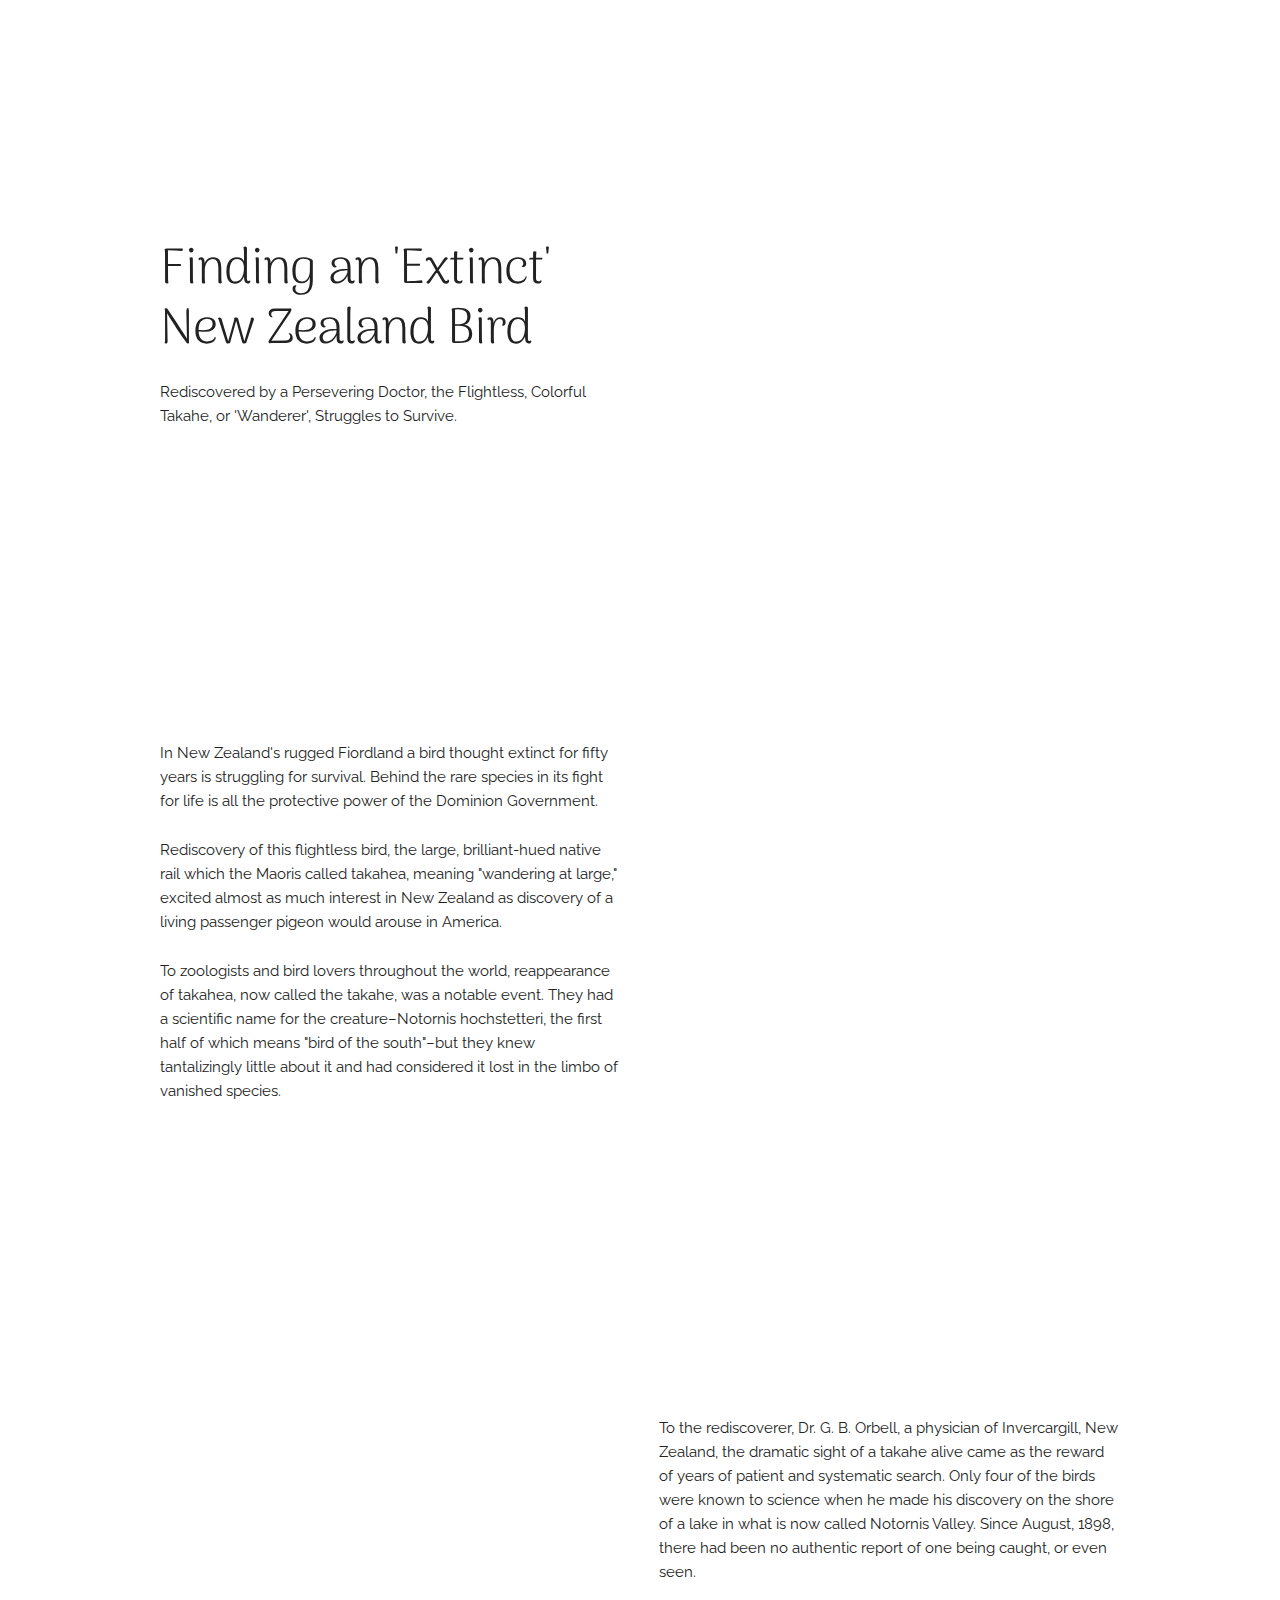
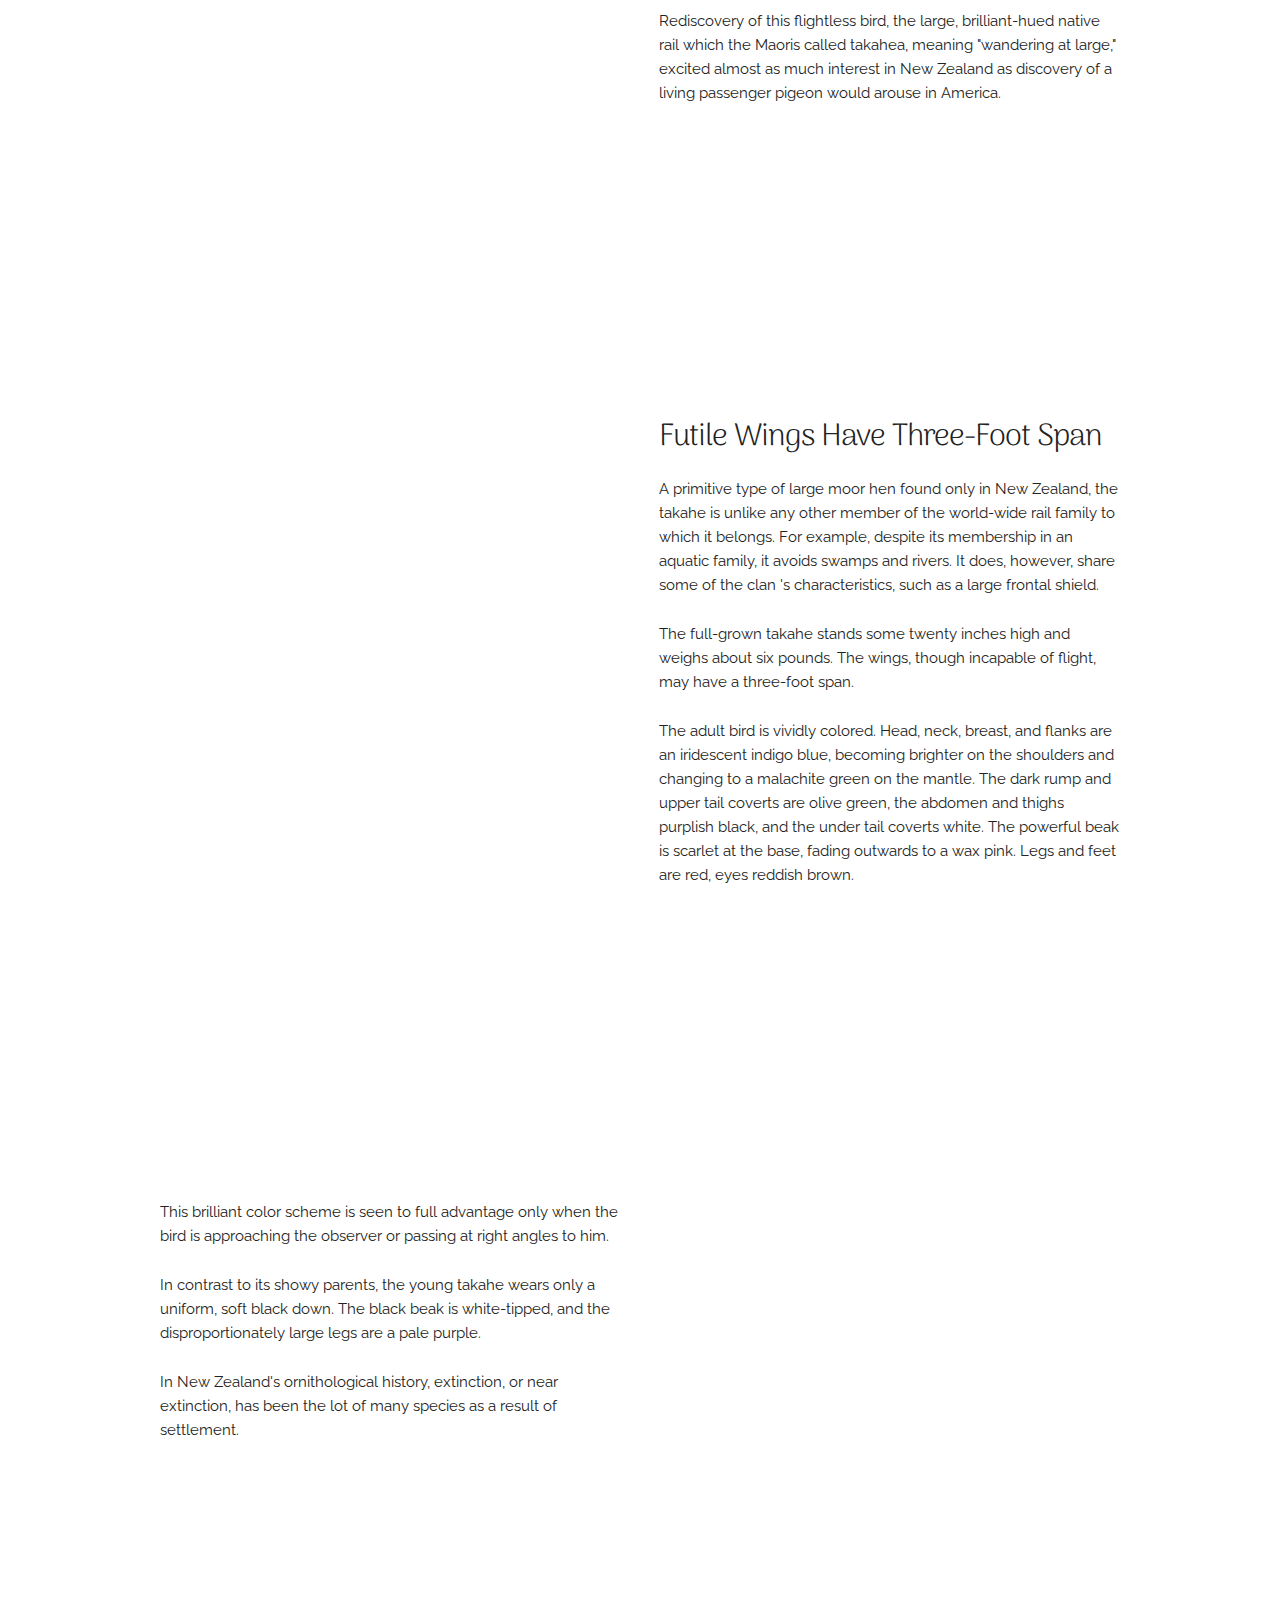
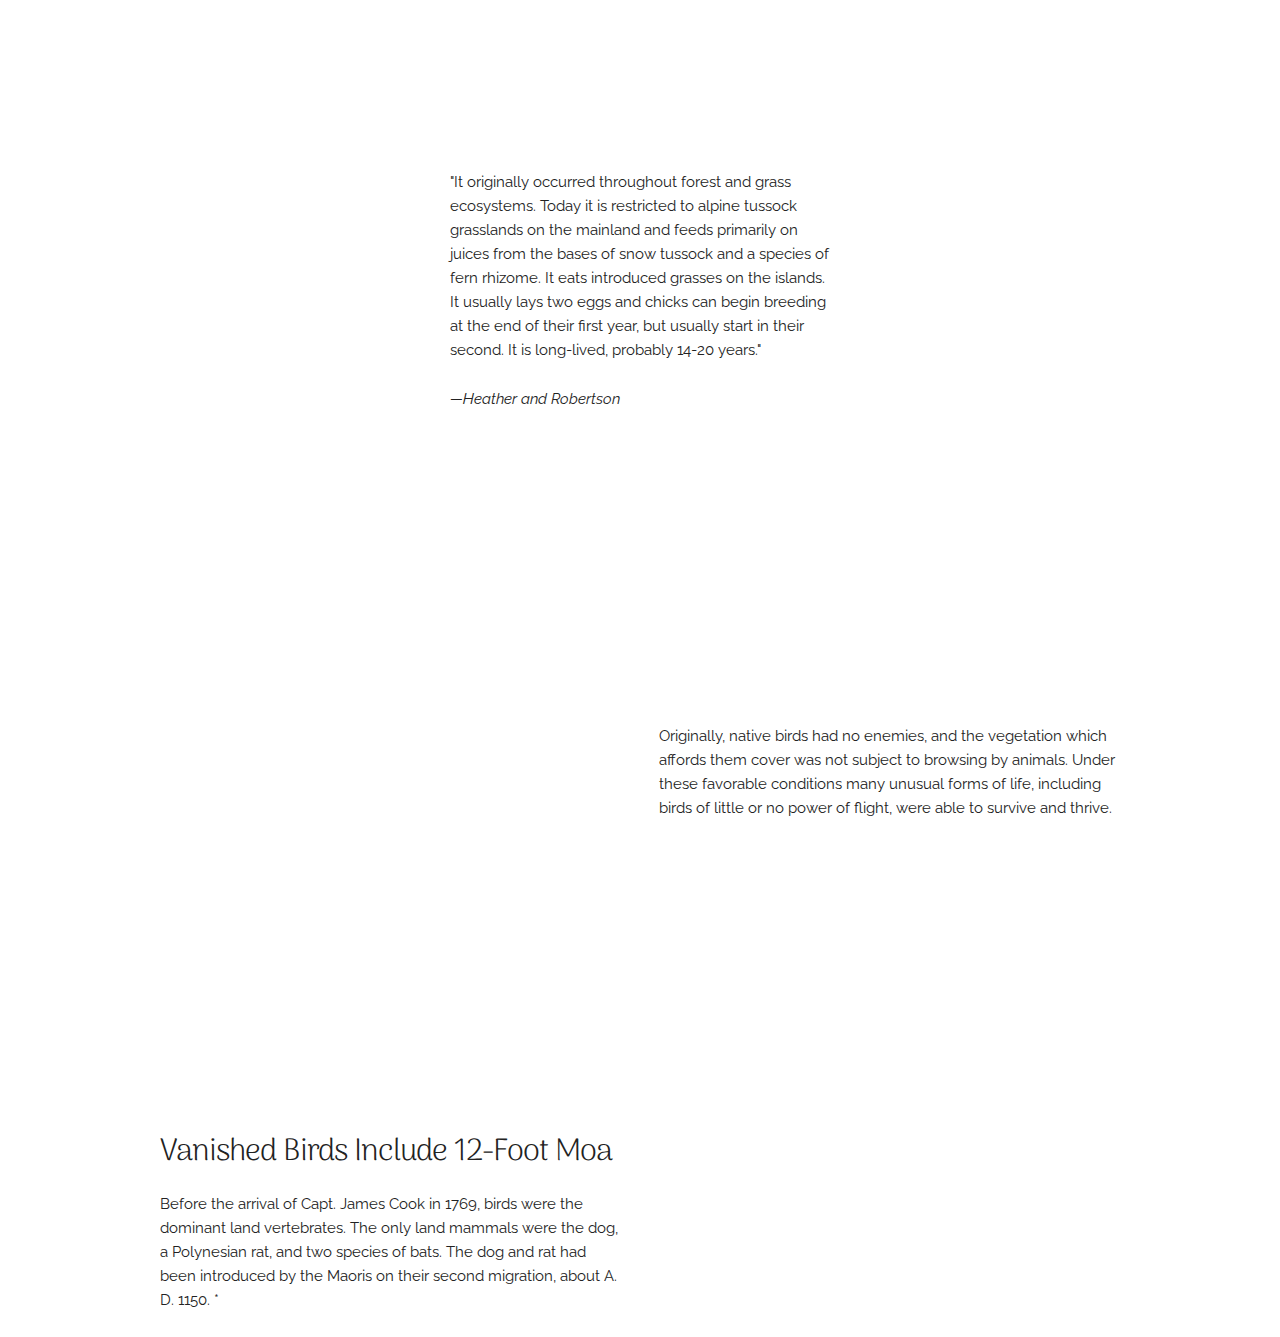
<file: Bird/index.html>
<!DOCTYPE html>
<html lang="en">
<head>
    
    <link href="https://fonts.googleapis.com/css?family=Arima+Madurai" rel="stylesheet">
    
  <!-- Basic Page Needs
  –––––––––––––––––––––––––––––––––––––––––––––––––– -->
  <meta charset="utf-8">
  <title>Finding an 'Extinct' New Zealand Bird</title>
  <meta name="description" content="">
  <meta name="author" content="">

  <!-- Mobile Specific Metas
  –––––––––––––––––––––––––––––––––––––––––––––––––– -->
  <meta name="viewport" content="width=device-width, initial-scale=1">

  <!-- FONT
  –––––––––––––––––––––––––––––––––––––––––––––––––– -->
  <link href="//fonts.googleapis.com/css?family=Raleway:400,300,600" rel="stylesheet" type="text/css">

  <!-- CSS
  –––––––––––––––––––––––––––––––––––––––––––––––––– -->
  <link rel="stylesheet" href="css/normalize.css">
  <link rel="stylesheet" href="css/skeleton.css">

  <!-- Favicon
  –––––––––––––––––––––––––––––––––––––––––––––––––– -->
  <link rel="icon" type="image/png" href="images/favicon.png">

</head>
<body>

  <!-- Primary Page Layout
  –––––––––––––––––––––––––––––––––––––––––––––––––– -->
  <div class="container">
      <div id="page1">
    <div class="row">
      <div class="one-half column" style="margin-top: 25%">
        <h1>Finding an 'Extinct' New Zealand Bird</h1>
        <p>Rediscovered by a Persevering Doctor, the Flightless, Colorful Takahe, or 'Wanderer', Struggles to Survive.</p>
      </div>
          </div>
    </div>
  </div>
    
     <div class="container">
         <div id="page2">
             <div class="one-half column value">
        <p>In New Zealand's rugged Fiordland a bird thought extinct for fifty years is struggling for survival. Behind the rare species in its fight for life is all the protective power of the Dominion Government.</p>
        <p>Rediscovery of this flightless bird, the large, brilliant-hued native rail which the Maoris called takahea, meaning "wandering at large," excited almost as much interest in New Zealand as discovery of a living passenger pigeon would arouse in America.</p>

         <p>To zoologists and bird lovers throughout the world, reappearance of takahea, now called the takahe, was a notable event. They had a scientific name for the creature–Notornis hochstetteri, the first half of which means "bird of the south"–but they knew tantalizingly little about it and had considered it lost in the limbo of vanished species.</p>
             </div>
         </div>
    </div>
             
             
             
             
             
             
             
                 <div class="container">
         <div id="page3">
             <div class="one-half column value">
        <p>                                                 </p>
        </div>
                 <div class="one-half column value">
          <p>To the rediscoverer, Dr. G. B. Orbell, a physician of Invercargill, New Zealand, the dramatic sight of a takahe alive came as the reward of years of patient and systematic search. Only four of the birds were known to science when he made his discovery on the shore of a lake in what is now called Notornis Valley. Since August, 1898, there had been no authentic report of one being caught, or even seen.</p>
<p>Rediscovery of this flightless bird, the large, brilliant-hued native rail which the Maoris called takahea, meaning "wandering at large," excited almost as much interest in New Zealand as discovery of a living passenger pigeon would arouse in America.</p>
    
      </div>
       
      </div>
             </div>

    

    
    
    <div class="container">
         <div id="page5">
    <div class="row">
          <div class="one-half column value">
        <p>                                                 </p>
        </div>
         <div class="one-half column value">
        <h2>Futile Wings Have Three-Foot Span</h2>
         <p>A primitive type of large moor hen found only in New Zealand, the takahe is unlike any other member of the world-wide rail family to which it belongs. For example, despite its membership in an aquatic family, it avoids swamps and rivers. It does, however, share some of the clan 's characteristics, such as a large frontal shield.</p>
    <p>The full-grown takahe stands some twenty inches high and weighs about six pounds. The wings, though incapable of flight, may have a three-foot span.</p>
    <p>The adult bird is vividly colored. Head, neck, breast, and flanks are an iridescent indigo blue, becoming brighter on the shoulders and changing to a malachite green on the mantle. The dark rump and upper tail coverts are olive green, the abdomen and thighs purplish black, and the under tail coverts white. The powerful beak is scarlet at the base, fading outwards to a wax pink. Legs and feet are red, eyes reddish brown.</p>
    
      </div>
             </div>
    </div>
  </div>

    
    
    
    <div class="container">
         <div id="page8">
    <div class="row">
    <div class="one-half column value">
        <p>This brilliant color scheme is seen to full advantage only when the bird is approaching the observer or passing at right angles to him.</p>
    <p>In contrast to its showy parents, the young takahe wears only a uniform, soft black down. The black beak is white-tipped, and the disproportionately large legs are a pale purple.</p>
        <p>In New Zealand's ornithological history, extinction, or near extinction, has been the lot of many species as a result of settlement.</p>
        

      </div>
             </div>
    </div>
    </div>
    
    <div class="container">
         <div id="page9">
    <div class="row">
        <div class="three columns value">
        <p>                                                 </p>
        </div>
         <div class="one-half column value">
          <blockquote><p>"It originally occurred throughout forest and grass ecosystems. Today it is restricted to alpine tussock grasslands on the mainland and feeds primarily on juices from the bases of snow tussock and a species of fern rhizome. It eats introduced grasses on the islands. It usually lays two eggs and chicks can begin breeding at the end of their first year, but usually start in their second. It is long-lived, probably 14-20 years."</p>

        <cite><p>—Heather and Robertson</p></cite></blockquote>
      </div>
             </div>
    </div>
  </div>
    
    <div class="container">
         <div id="page10">
    <div class="row">
        <div class="one-half column value">
        <p>                                                 </p>
        </div>
             <div class="one-half column value">
    <p>Originally, native birds had no enemies, and the vegetation which affords them cover was not subject to browsing by animals. Under these favorable conditions many unusual forms of life, including birds of little or no power of flight, were able to survive and thrive.</p>
    
      </div>
             </div>
    </div>
  </div>

    <div class="container">
         <div id="page11">
    <div class="row">
    <div class="one-half column value">
        <h2>Vanished Birds Include 12-Foot Moa</h2>
        <p>Before the arrival of Capt. James Cook in 1769, birds were the dominant land vertebrates. The only land mammals were the dog, a Polynesian rat, and two species of bats. The dog and rat had been introduced by the Maoris on their second migration, about A. D. 1150. *</p>
        

      </div>
             </div>
    </div>
    </div>
    
    
<!-- End Document
  –––––––––––––––––––––––––––––––––––––––––––––––––– -->
</body>
</html>
</file>
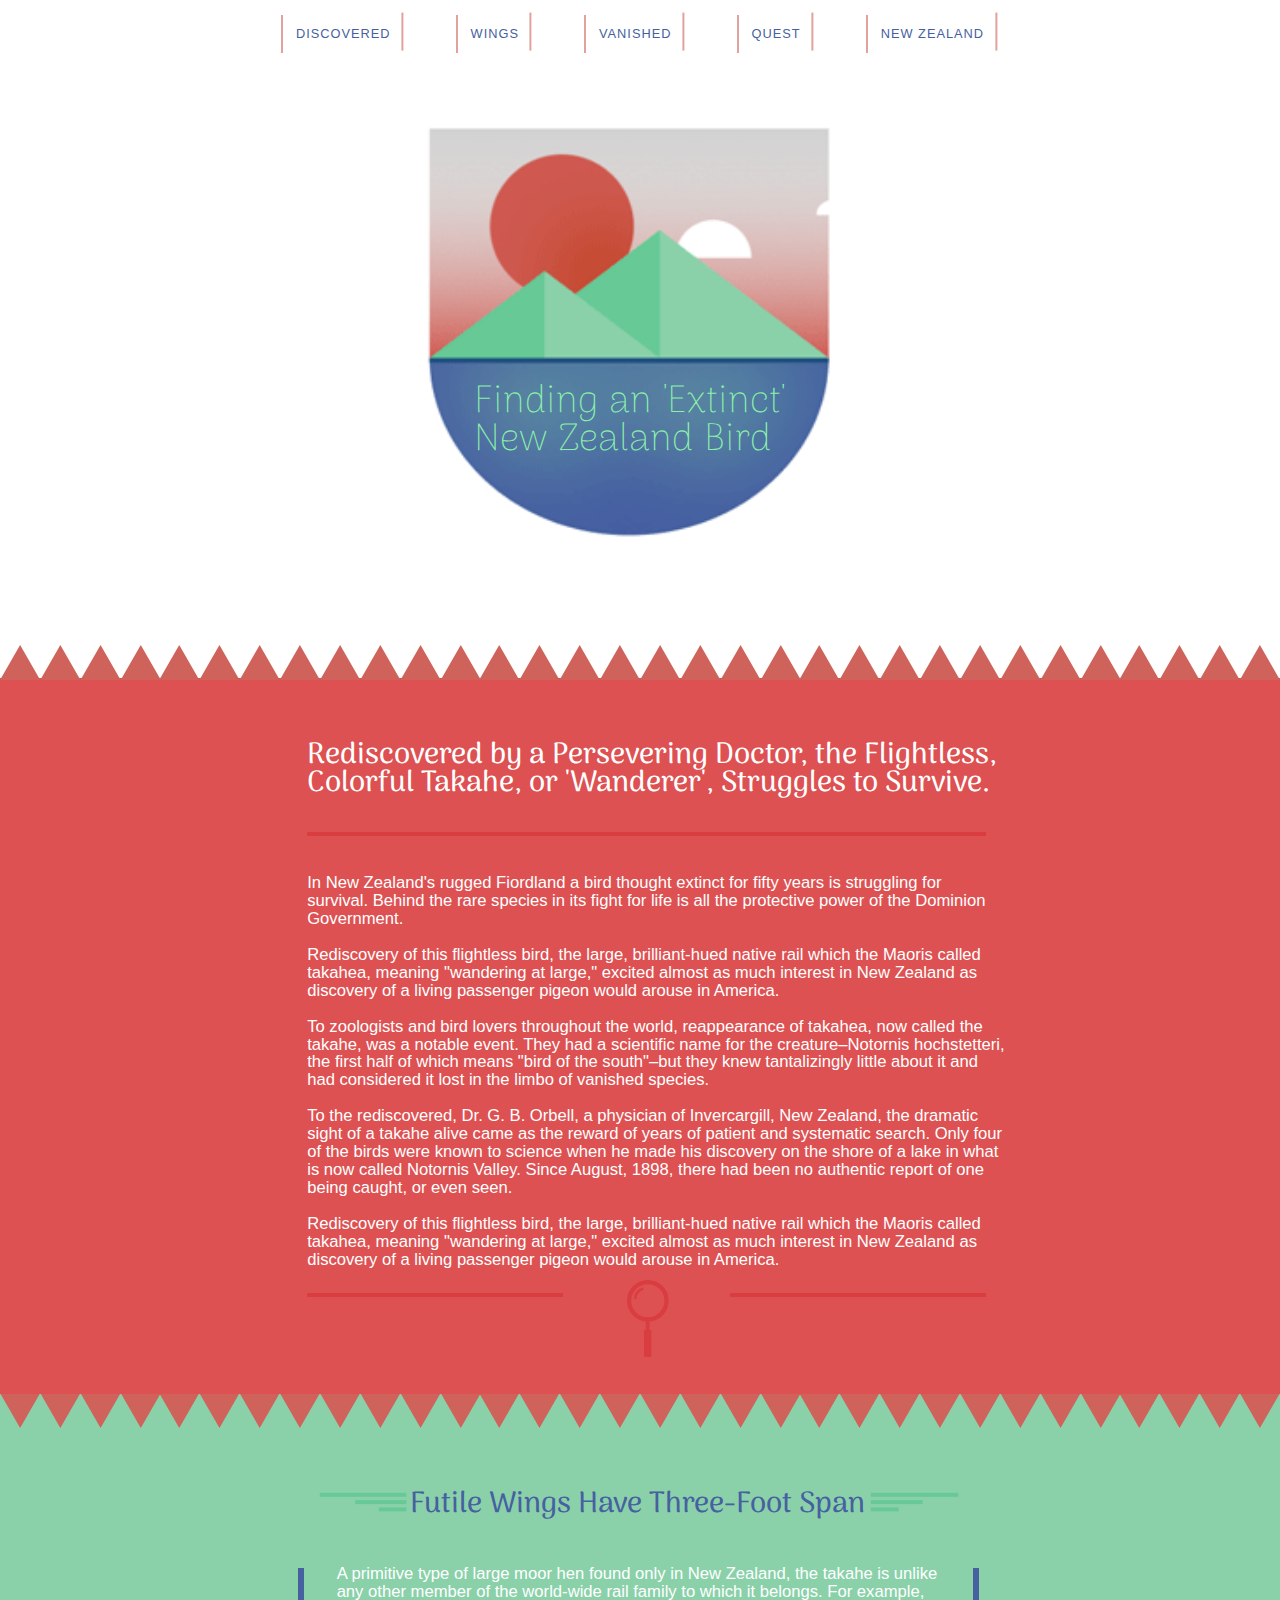
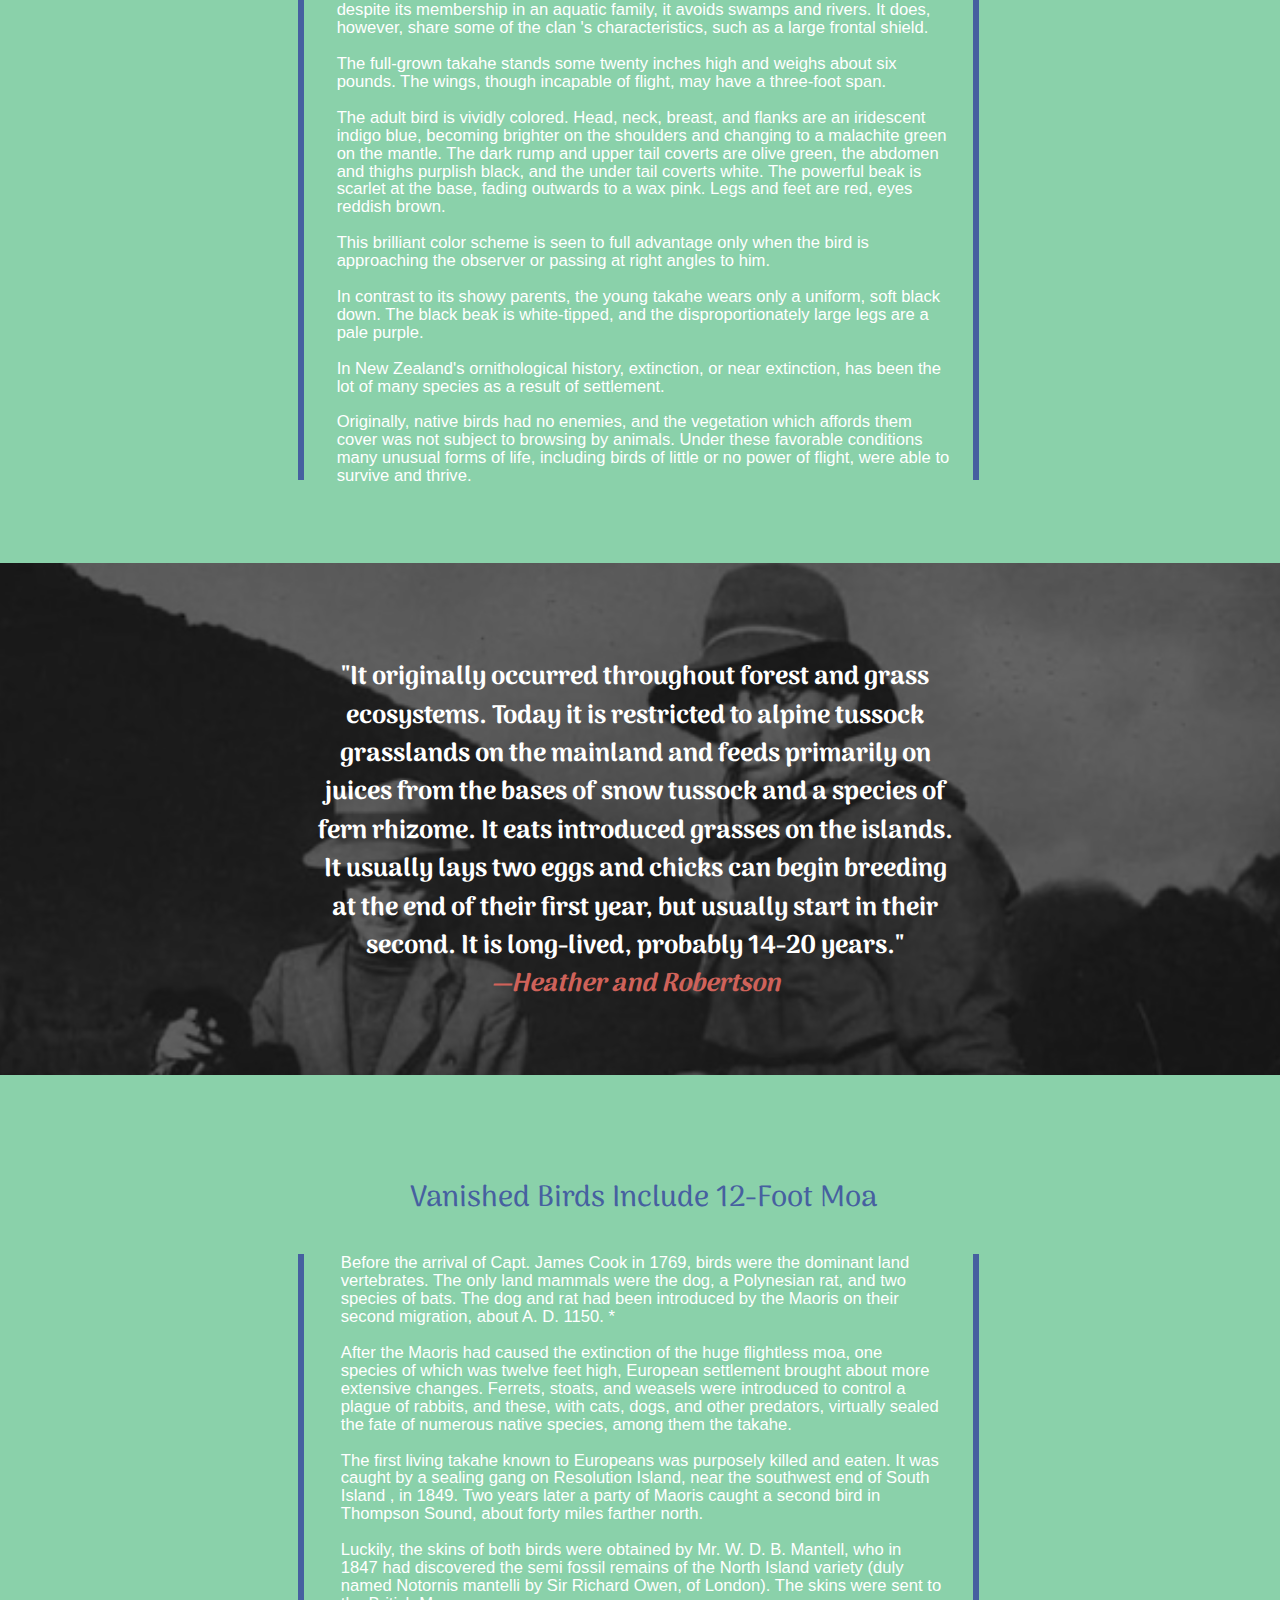
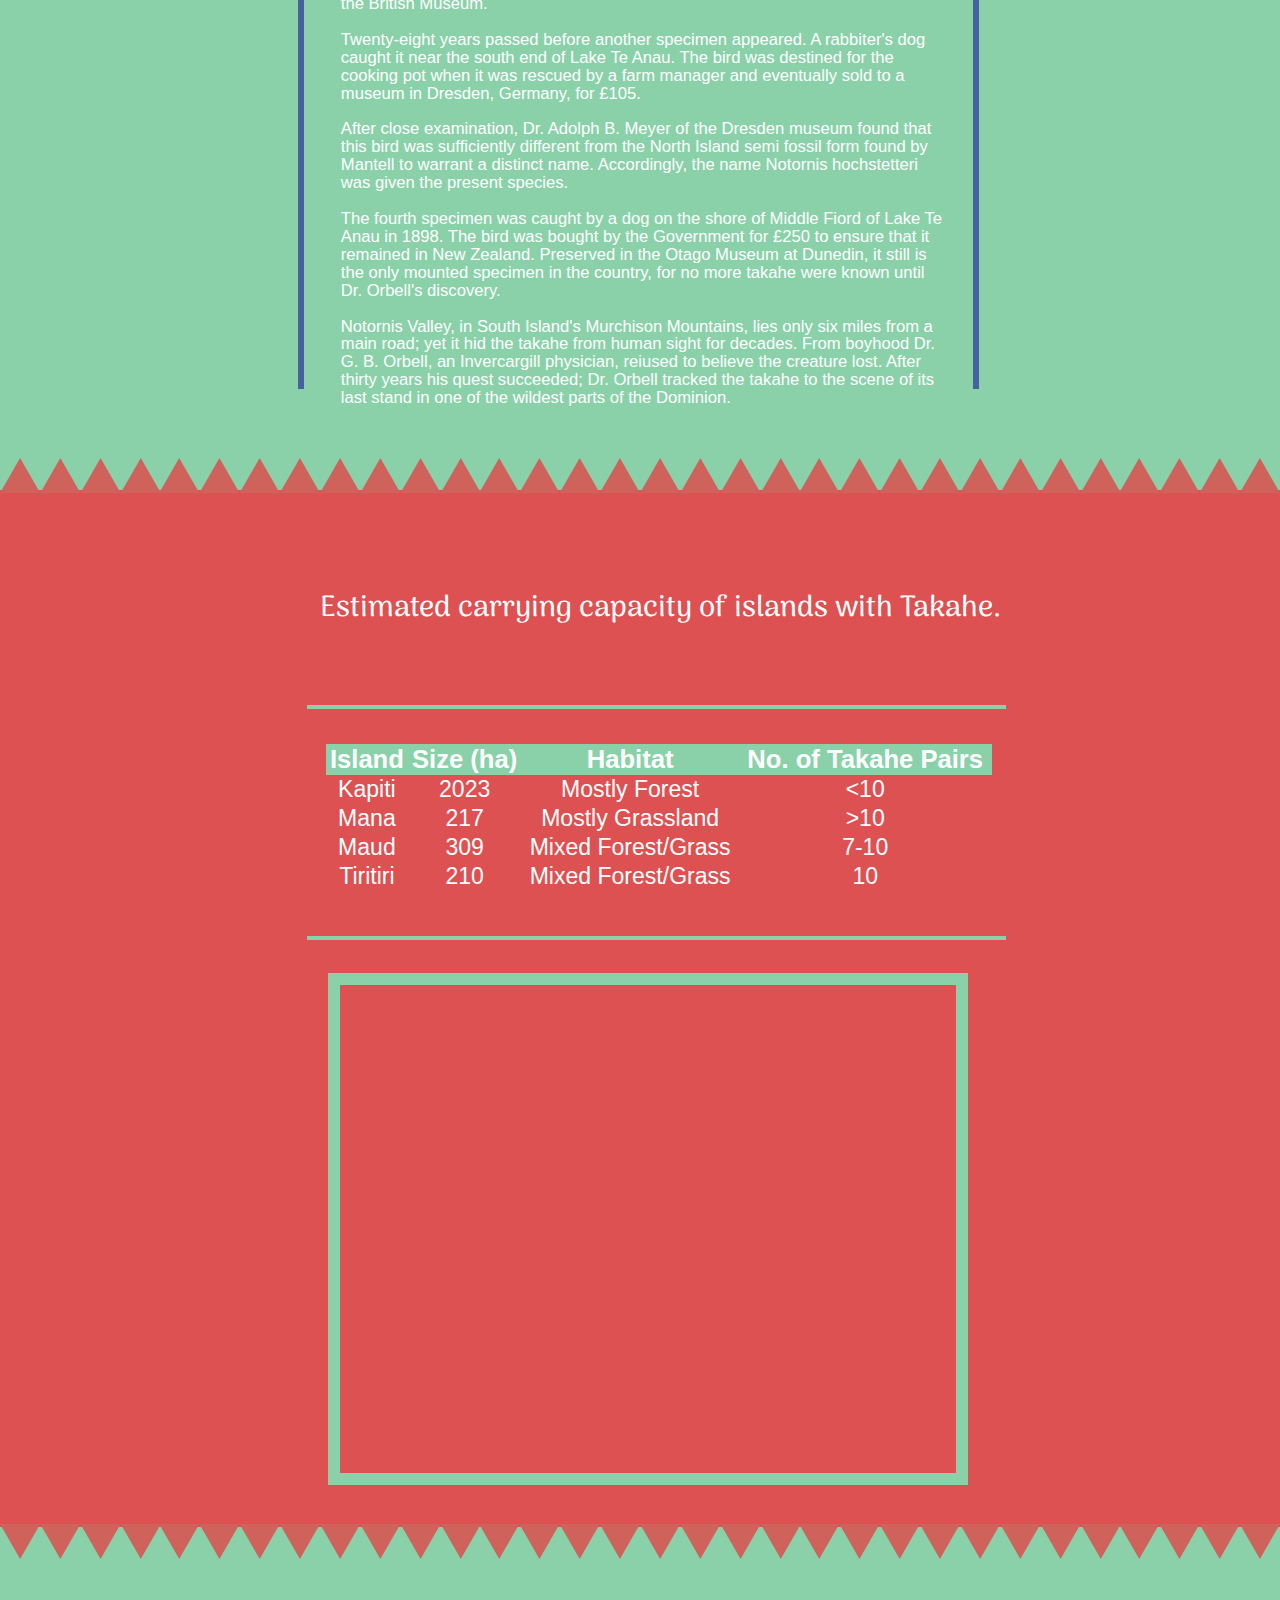
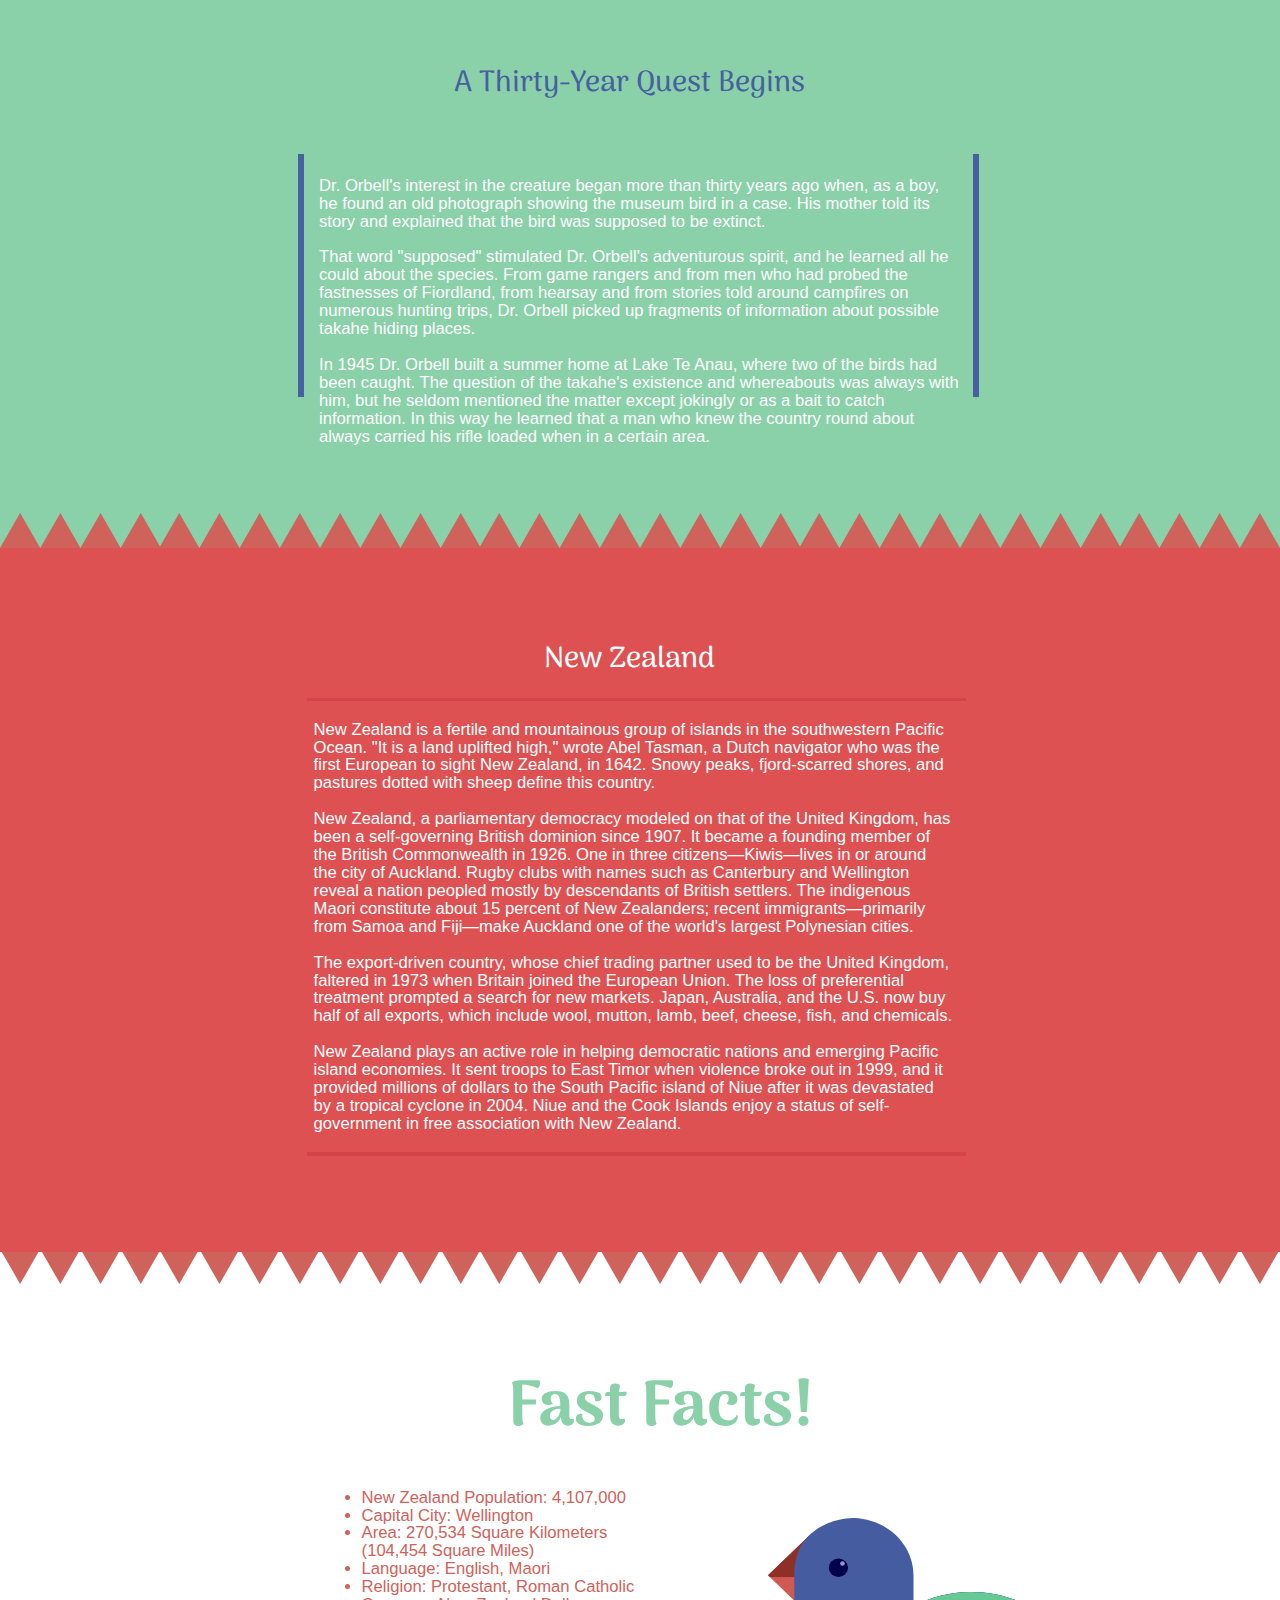
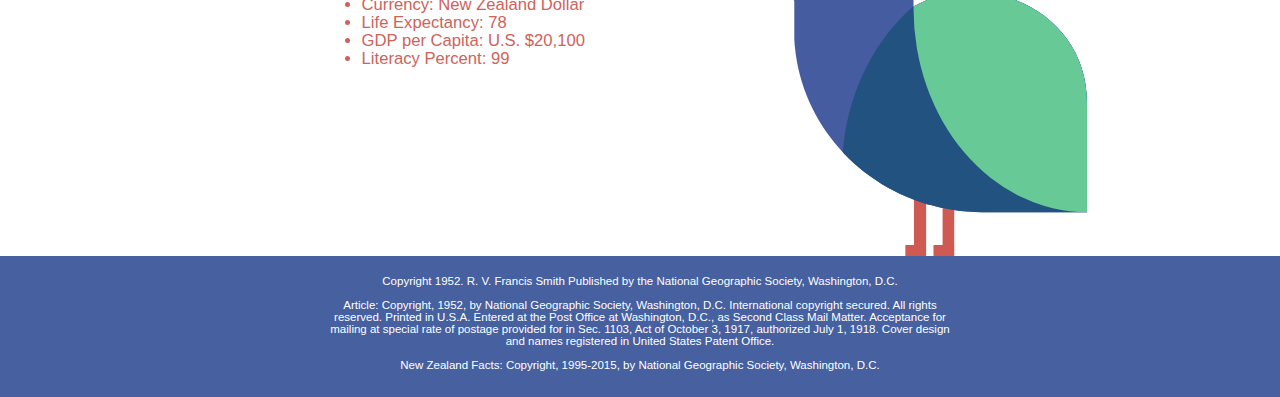
<file: BirdResponsive/Index.html>
<!DOCTYPE html>
<html>
<head>
<meta charset="UTF-8">
<link rel="stylesheet" type="text/css" href="Style.css">
 
    <link href="https://fonts.googleapis.com/css?family=Arima+Madurai" rel="stylesheet">
    <link href="https://fonts.googleapis.com/css?family=Josefin+Sans:100i,300i,400,400i" rel="stylesheet">
     
<title>Takahē</title>
</head>
<body>

   
		
<div id="Home">
   
				<nav class="cl-effect-14" id="cl-effect-14">
					<a href="#Discovered">Discovered</a>
					<a href="#Wings">Wings</a>
					<a href="#Vanished">Vanished</a>
					<a href="#Quest">Quest</a>
					<a href="#NewZealand">New Zealand</a>
				</nav>
    <img src="Images/NZ2.gif" id="Island"> 
    
    <h1>Finding an 'Extinct'<br>New Zealand Bird</h1>
    
    </div>
    <div id="Discovered"></div>
    <div id="Discovered1">
    <img src="Images/RedPoints.png" id="RedPoints">
    
    <h2 id="DiscoveredTitle">Rediscovered by a Persevering Doctor, the Flightless,<br> Colorful Takahe, or 'Wanderer', Struggles to Survive.</h2> 
        
        
    <hr id="DiscoveredHr">     
        
    <p id="DiscoveredParagraph">In New Zealand's rugged Fiordland a bird thought extinct for fifty years is struggling for survival. Behind the rare species in its fight for life is all the protective power of the Dominion Government.<br><br>
    Rediscovery of this flightless bird, the large, brilliant-hued native rail which the Maoris called takahea, meaning "wandering at large," excited almost as much interest in New Zealand as discovery of a living passenger pigeon would arouse in America.<br><br>
    To zoologists and bird lovers throughout the world, reappearance of takahea, now called the takahe, was a notable event. They had a scientific name for the creature–Notornis hochstetteri, the first half of which means "bird of the south"–but they knew tantalizingly little about it and had considered it lost in the limbo of vanished species.<br><br>
    To the rediscovered, Dr. G. B. Orbell, a physician of Invercargill, New Zealand, the dramatic sight of a takahe alive came as the reward of years of patient and systematic search. Only four of the birds were known to science when he made his discovery on the shore of a lake in what is now called Notornis Valley. Since August, 1898, there had been no authentic report of one being caught, or even seen.<br><br>
    Rediscovery of this flightless bird, the large, brilliant-hued native rail which the Maoris called takahea, meaning "wandering at large," excited almost as much interest in New Zealand as discovery of a living passenger pigeon would arouse in America.</p>
        
        <img src="Images/MagGlass.svg" id="MagGlass"> 
        
           <hr id="DiscoveredHr2"> <hr id="DiscoveredHr3">  
        
    </div>
    
<img src="Images/RedPoints.png" id="RedPoints2">
    
<div id="Wings">
    
    <h2 id="WingsTitle">Futile Wings Have Three-Foot Span</h2>
    
    <img src="Images/Stripes1.svg" id="Stripes1">
    <img src="Images/Stripes2.svg" id="Stripes2">
    

    
    <p id="WingsParagraph">
        
 A primitive type of large moor hen found only in New Zealand, the takahe is unlike any other member of the world-wide rail family to which it belongs. For example, despite its membership in an aquatic family, it avoids swamps and rivers. It does, however, share some of the clan 's characteristics, such as a large frontal shield.<br> <br>

The full-grown takahe stands some twenty inches high and weighs about six pounds. The wings, though incapable of flight, may have a three-foot span.<br> <br>

The adult bird is vividly colored. Head, neck, breast, and flanks are an iridescent indigo blue, becoming brighter on the shoulders and changing to a malachite green on the mantle. The dark rump and upper tail coverts are olive green, the abdomen and thighs purplish black, and the under tail coverts white. The powerful beak is scarlet at the base, fading outwards to a wax pink. Legs and feet are red, eyes reddish brown. <br> <br>

This brilliant color scheme is seen to full advantage only when the bird is approaching the observer or passing at right angles to him. <br> <br>

In contrast to its showy parents, the young takahe wears only a uniform, soft black down. The black beak is white-tipped, and the disproportionately large legs are a pale purple.<br> <br>

In New Zealand's ornithological history, extinction, or near extinction, has been the lot of many species as a result of settlement.<br> <br>
        
Originally, native birds had no enemies, and the vegetation which affords them cover was not subject to browsing by animals. Under these favorable conditions many unusual forms of life, including birds of little or no power of flight, were able to survive and thrive.
        
    </p>
    

    
    
    <div id="WingsHr1"></div> <div id="WingsHr2"></div> 
    
    
    </div>    
    
    <img src="Images/bent-billiard-pipe.jpg" id="QuoteBackground">
    
    <div id="Quote1">
    
        <blockquote id="Blockquote1">"It originally occurred throughout forest and grass ecosystems. Today it is restricted to alpine tussock grasslands on the mainland and feeds primarily on juices from the bases of snow tussock and a species of fern rhizome. It eats introduced grasses on the islands. It usually lays two eggs and chicks can begin breeding at the end of their first year, but usually start in their second. It is long-lived, probably 14-20 years."<br>
        <cite>—Heather and Robertson</cite>
        </blockquote>
        
    </div>
    
    
    <div id="Vanished"></div>
    <div id="MoaBg"></div>
    
    <div id="Moa">
        <hr id="Moa1">
    <hr id="Moa2">
        
            <h2 id="MoaTitle">Vanished Birds Include 12-Foot Moa</h2>
        
        <p id="MoaParagraph">
        Before the arrival of Capt. James Cook in 1769, birds were the dominant land vertebrates. The only land mammals were the dog, a Polynesian rat, and two species of bats. The dog and rat had been introduced by the Maoris on their second migration, about A. D. 1150. *<br><br>

After the Maoris had caused the extinction of the huge flightless moa, one species of which was twelve feet high, European settlement brought about more extensive changes. Ferrets, stoats, and weasels were introduced to control a plague of rabbits, and these, with cats, dogs, and other predators, virtually sealed the fate of numerous native species, among them the takahe.<br><br>

The first living takahe known to Europeans was purposely killed and eaten. It was caught by a sealing gang on Resolution Island, near the southwest end of South Island , in 1849. Two years later a party of Maoris caught a second bird in Thompson Sound, about forty miles farther north.<br><br>

Luckily, the skins of both birds were obtained by Mr. W. D. B. Mantell, who in 1847 had discovered the semi fossil remains of the North Island variety (duly named Notornis mantelli by Sir Richard Owen, of London). The skins were sent to the British Museum.<br><br>

Twenty-eight years passed before another specimen appeared. A rabbiter's dog caught it near the south end of Lake Te Anau. The bird was destined for the cooking pot when it was rescued by a farm manager and eventually sold to a museum in Dresden, Germany, for £105.<br><br>

After close examination, Dr. Adolph B. Meyer of the Dresden museum found that this bird was sufficiently different from the North Island semi fossil form found by Mantell to warrant a distinct name. Accordingly, the name Notornis hochstetteri was given the present species.<br><br>

The fourth specimen was caught by a dog on the shore of Middle Fiord of Lake Te Anau in 1898. The bird was bought by the Government for £250 to ensure that it remained in New Zealand. Preserved in the Otago Museum at Dunedin, it still is the only mounted specimen in the country, for no more takahe were known until Dr. Orbell's discovery.<br><br>

Notornis Valley, in South Island's Murchison Mountains, lies only six miles from a main road; yet it hid the takahe from human sight for decades. From boyhood Dr. G. B. Orbell, an Invercargill physician, reiused to believe the creature lost. After thirty years his quest succeeded; Dr. Orbell tracked the takahe to the scene of its last stand in one of the wildest parts of the Dominion.<br>
        </p>
    

    </div>

    
    <div id="Table">
         
         <h2 id="TableTitle">
Estimated carrying capacity of islands with Takahe.
</h2>
        
        <hr id="Tablehr">
        <hr id="Tablehr2">
        
         <table>
  <tr>
    <th>Island</th>
    <th>Size (ha)</th> 
    <th>Habitat</th>
      <th>No. of Takahe Pairs</th>
  </tr>
  <tr>
    <td>Kapiti</td>
    <td>2023</td> 
    <td>Mostly Forest</td>
      <td> &#60;10 </td>
  </tr>
  <tr>
    <td>Mana</td>
    <td>217</td> 
    <td>Mostly Grassland</td>
    <td>&#62;10</td>
  </tr>
              <tr>
    <td>Maud</td>
    <td>309</td> 
    <td>Mixed Forest/Grass</td>
    <td>7&#45;10</td>
  </tr>
              <tr>
    <td>Tiritiri</td>
    <td>210</td> 
    <td>Mixed Forest/Grass</td>
    <td>10</td>
  </tr>
</table>
    
    </div> 
    
    
    
 
    <div id="ExpeditionBg"></div>

    <img src="Images/RedPoints.png" id="RedPoints3">
    <div id="Expedition">
                     <div id="Quest"></div>
        <h2 id="ExpeditionTitle">
A Thirty-Year Quest Begins
</h2>
             <hr id="Quest1">
    <hr id="Quest2">
        <p id="ExpeditionPara">  
Dr. Orbell's interest in the creature began more than thirty years ago when, as a boy, he found an old photograph showing the museum bird in a case. His mother told its story and explained that the bird was supposed to be extinct.<br><br>

That word "supposed" stimulated Dr. Orbell's adventurous spirit, and he learned all he could about the species. From game rangers and from men who had probed the fastnesses of Fiordland, from hearsay and from stories told around campfires on numerous hunting trips, Dr. Orbell picked up fragments of information about possible takahe hiding places.<br><br>

In 1945 Dr. Orbell built a summer home at Lake Te Anau, where two of the birds had been caught. The question of the takahe's existence and whereabouts was always with him, but he seldom mentioned the matter except jokingly or as a bait to catch information. In this way he learned that a man who knew the country round about always carried his rifle loaded when in a certain area.</p>
    
    
    </div>
<img src="Images/RedPoints.png" id="RedPoints4">   
    <img src="Images/RedPoints.png" id="RedPoints5">  
    
    <img src="Images/RedPoints.png" id="RedPoints6">  

    

   <iframe src="https://www.google.com/maps/d/embed?mid=1nEKfzbIDZGTutiwZwuk7wf5lbas" width="640" height="480" id="Map"></iframe>
        
<div id="NewZealand"></div>
    <hr id="Nzhr1">
    <hr id="Nzhr2">
    <div id="ExpeditionBackground2"></div>
    
    <div id="WintersBackground"></div>
    
    <h2 id="NewZealandTitle">New Zealand</h2>
    
    <p id="NewZealandPara">
        
    New Zealand is a fertile and mountainous group of islands in the southwestern Pacific Ocean. "It is a land uplifted high," wrote Abel Tasman, a Dutch navigator who was the first European to sight New Zealand, in 1642. Snowy peaks, fjord-scarred shores, and pastures dotted with sheep define this country.<br><br>

New Zealand, a parliamentary democracy modeled on that of the United Kingdom, has been a self-governing British dominion since 1907. It became a founding member of the British Commonwealth in 1926.

One in three citizens—Kiwis—lives in or around the city of Auckland. Rugby clubs with names such as Canterbury and Wellington reveal a nation peopled mostly by descendants of British settlers. The indigenous Maori constitute about 15 percent of New Zealanders; recent immigrants—primarily from Samoa and Fiji—make Auckland one of the world's largest Polynesian cities.<br><br>

The export-driven country, whose chief trading partner used to be the United Kingdom, faltered in 1973 when Britain joined the European Union. The loss of preferential treatment prompted a search for new markets. Japan, Australia, and the U.S. now buy half of all exports, which include wool, mutton, lamb, beef, cheese, fish, and chemicals.<br> <br>

New Zealand plays an active role in helping democratic nations and emerging Pacific island economies. It sent troops to East Timor when violence broke out in 1999, and it provided millions of dollars to the South Pacific island of Niue after it was devastated by a tropical cyclone in 2004. Niue and the Cook Islands enjoy a status of self-government in free association with New Zealand.
    

</p>
    
    
    
    
    <div id="Facts">
    
    <h2 id="FactsTitle">Fast Facts!</h2>
        
    <ul id="FactsList">
  <li>New Zealand Population: 4,107,000</li>
  <li>Capital City: Wellington</li>
  <li>Area: 270,534 Square Kilometers<br> (104,454 Square Miles)</li>
    <li>Language: English, Maori</li>
  <li>Religion: Protestant, Roman Catholic</li>
  <li>Currency: New Zealand Dollar</li>
            <li>Life Expectancy: 78</li>
  <li>GDP per Capita: U.S. $20,100</li>
  <li>Literacy Percent: 99</li>
</ul>
    
    
    
    </div>
    <img src="Images/Bird.svg" id="Bird">
    
    <div id="Footer">
      <small id="FooterText">
Copyright 1952. R. V. Francis Smith



Published by the National Geographic Society, Washington, D.C.<br> <br>

Article: Copyright, 1952, by National Geographic Society, Washington, D.C. International copyright secured. All rights reserved. Printed in U.S.A. Entered at the Post Office at Washington, D.C., as Second Class Mail Matter. Acceptance for mailing at special rate of postage provided for in Sec. 1103, Act of October 3, 1917, authorized July 1, 1918. Cover design and names registered in United States Patent Office. <br><br>

        New Zealand Facts: Copyright, 1995-2015, by National Geographic Society, Washington, D.C.</small>
    </div>
    
    
</body>
    
    
 

</html>
</file>
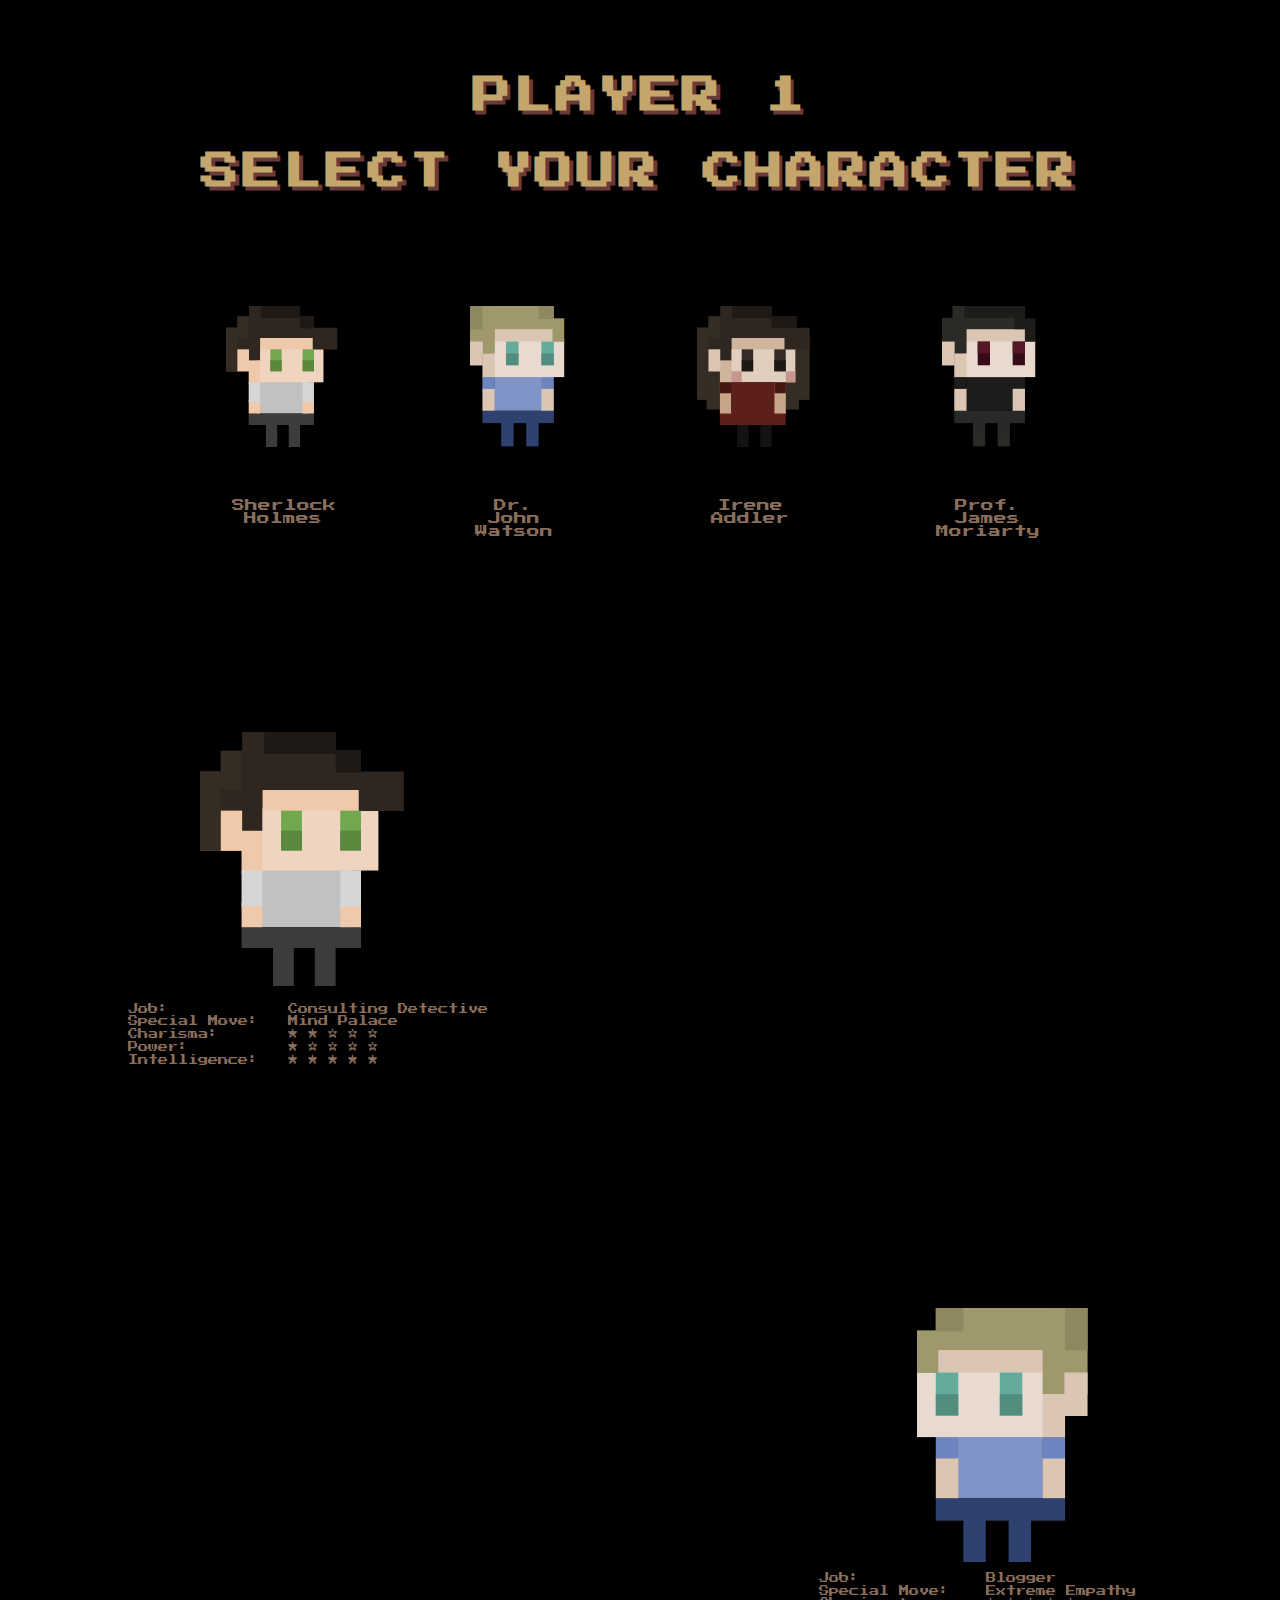
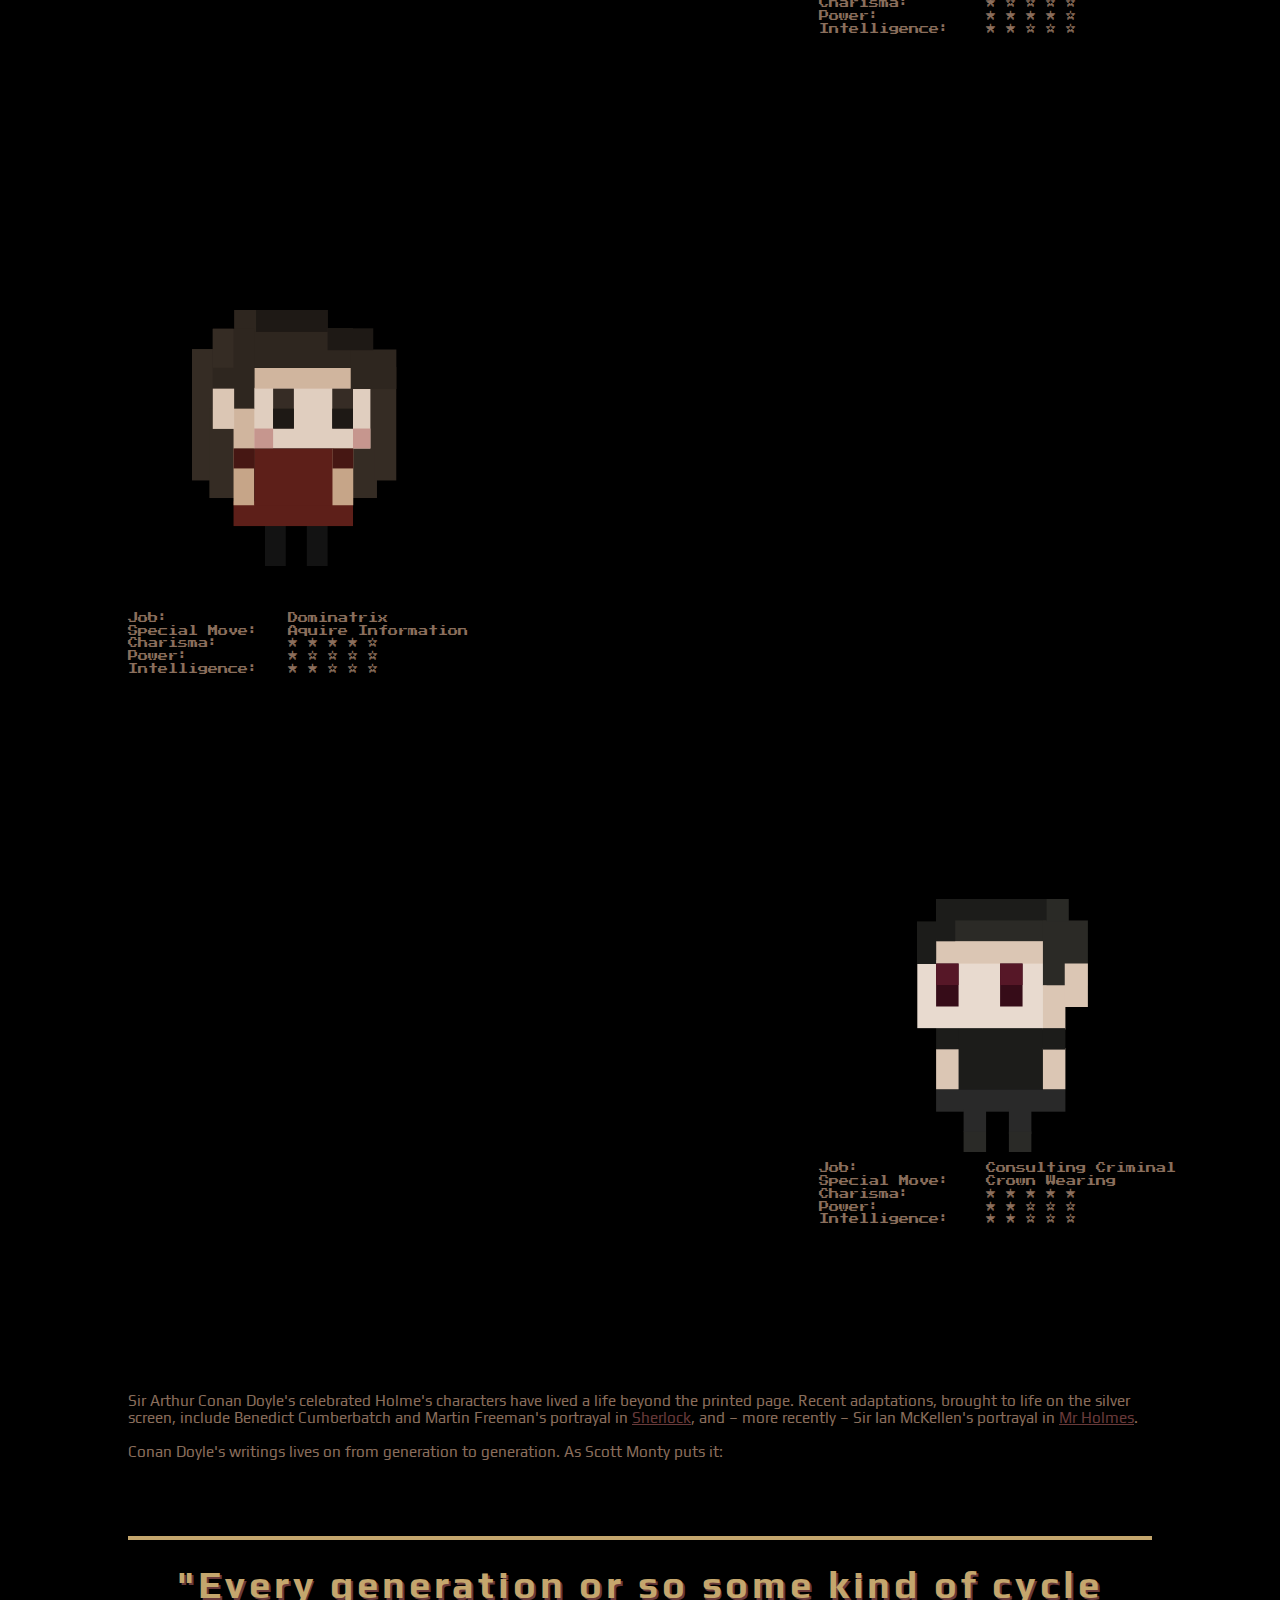
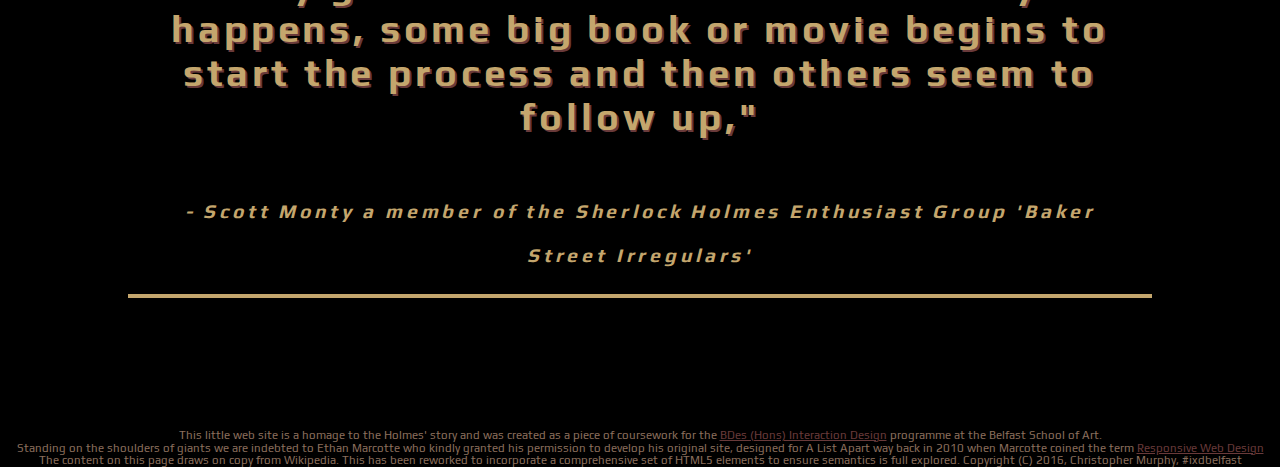
<file: HeroesCSS/index.html>
<!doctype html>

<html lang="en">
<head>
  <meta charset="utf-8">
    
<link href="https://fonts.googleapis.com/css?family=Press+Start+2P" rel="stylesheet">
    
<link href="https://fonts.googleapis.com/css?family=Play:400,700" rel="stylesheet">
    
<link rel="stylesheet" type="text/css" href="style.css">
    
<script src="http://code.jquery.com/jquery-1.10.1.min.js"></script>

<link rel="stylesheet" type="text/css" href="Animation.css">

  <title>Heroes and Villains</title>
    
    <script>
	
        
        $(window).scroll(function() {
		$('#Sherlock').each(function(){
		var imagePos = $(this).offset().top;

		var topOfWindow = $(window).scrollTop();
			if (imagePos < topOfWindow+300) {
				$(this).addClass("slideUp");
			}
		});
	});
        
           $(window).scroll(function() {
		$('#Irene').each(function(){
		var imagePos = $(this).offset().top;

		var topOfWindow = $(window).scrollTop();
			if (imagePos < topOfWindow+300) {
				$(this).addClass("slideUp");
			}
		});
	});
        
          
           $(window).scroll(function() {
		$('#Watson').each(function(){
		var imagePos = $(this).offset().top;

		var topOfWindow = $(window).scrollTop();
			if (imagePos < topOfWindow+300) {
				$(this).addClass("slideUp");
			}
		});
	});
        
           $(window).scroll(function() {
		$('#Moriarty').each(function(){
		var imagePos = $(this).offset().top;

		var topOfWindow = $(window).scrollTop();
			if (imagePos < topOfWindow+300) {
				$(this).addClass("slideUp");
			}
		});
	});
        
</script>
    
</head>

<body>
    
    <div id="HomeScreen">
    
    <h3 class="slideUp">PLAYER 1
    <br><br>
    SELECT YOUR CHARACTER</h3>
        
               <div id="Line"></div>
    
    <a href="#SherlockHolmes">
    <img src="images/Sherlock.svg" id="SherlockPic" class="floating">
        </a>
        <a href="#SherlockHolmes"> <p id="Title1" class="slideDown">Sherlock Holmes</p></a>
    
    <a href="#DrJohnWatson">
    <img src="images/Watson.svg" id="WatsonPic" class="floating">
    </a>
        <a href="#DrJohnWatson"><p id="Title2" class="slideDown">Dr. John Watson</p></a>
        
    <a href="#IreneAddler">    
    <img src="images/Irene.svg" id="IrenePic" class="floating">
    </a>
        <a href="#IreneAddler"><p id="Title3" class="slideDown">Irene Addler</p></a>
        
    <a href="#ProfJamesMoriarty">    
    <img src="images/Moriarty.svg" id="MoriartyPic" class="floating">
    </a>
        <a href="#ProfJamesMoriarty"> <p id="Title4" class="slideDown">Prof. James Moriarty</p></a>
    
 

    </div>
    

    
    <div id="Sherlock">
    <h2>Sherlock Holmes</h2>
    
<p><b>Sherlock Holmes</b> is a fictional private detective created by British author Sir Arthur Conan Doyle. Known as a "consulting detective" in the stories, Holmes is known for a proficiency with observation, forensic science, and logical reasoning that borders on the fantastic, which he employs when investigating cases for a wide variety of clients, including Scotland Yard. Amongst other foibles, Holmes had a penchant for papier maché.

<br> <br>      
    First appearing in print in 1887 (in <i>A Study in Scarlet</i>), the character's popularity became widespread with the first series of short stories in The Strand Magazine, beginning with "<i>A Scandal in Bohemia</i>" in 1891; additional tales appeared from then to 1927, eventually totalling four novels and 56 short stories.
    
<br> <br>      
All but one are set in the Victorian or Edwardian periods, taking place between about 1880 to 1914. Most are narrated by the character of Holmes's friend and biographer Dr. Watson, who usually accompanies Holmes during his investigations and often shares quarters with him at the address of 221B Baker Street, London, where many of the stories begin.</p>
        
    </div>

    
    <img src="images/Sherlock.svg" id="SherlockPic2" class="floating">
    
    <div id="Line2"></div>
    

    
    
    <div id="Watson">
    
    <h2>Dr Watson</h2>

<p><b>Dr John H. Watson</b> is a medical doctor, formerly in the British Army. He was married to Mary Watson and is arguably the only friend and confidant of Sherlock Holmes.
    
<br> <br> 
    In the debut Holmes story A Study in Scarlet, Watson, as the narrator, describes meeting Holmes, their subsequent sharing of rooms at 221B Baker Street, his attempts to discover the profession of his taciturn companion, Holmes's eventual taking of Watson into his confidence, and the events surrounding their first case together. Watson describes Holmes and his methods in too romantic and sentimental a manner for Holmes' taste. In time, they become close friends. In <i>The Sign of Four</i>, John Watson met Mary Morstan, who became his wife. Mary seemed somewhat less sure of her husband, however, absentmindedly calling him "James" in the short story "<i>The Man with the Twisted Lip</i>". This may be a simple typographical error, though some have speculated that it is a wifely reference to Watson's unknown middle name, which could have been "Hamish" (Scottish for "James") Dorothy Sayers, creator of the detective Lord Peter Wimsey, also wrote several essays on Holmesian speculation, later published this theory in <i>Unpopular Opinions.</i></p>
    
    </div>
    
    <img src="images/WatsonCopy.svg" id="WatsonPic2" class="floating">
    
       <div id="Line3"></div>
        
    
    
    <div id="Moriarty">
        
    <h2>Moriarty</h2>
    
<p><b>Professor James Moriarty</b>, the arch-enemy of the famous Detective Sherlock Holmes, a mathematics professor turned the world's only consulting criminal. His genius is equal to, if not perhaps greater than, Holmes himself.
 
<br> <br>     
He is the Napoleon of crime, Watson. He is the organizer of half that is evil and of nearly all that is undetected in this great city. He is a genius, a philosopher, an abstract thinker. He has a brain of the first order. He sits motionless, like a spider in the centre of its web, but that web has a thousand radiations, and he knows well every quiver of each of them. Sherlock Holmes speaking of Moriarty to Watson.
 
<br> <br>     
    Despite only appearing in two stories, Moriarty has been proven to be the most dangerous of all criminals that Holmes has ever encountered. In the short story "<i>The Adventure of the Final Problem</i>", during a fight with Holmes above the Reichenbach Falls, Moriarty fell to his death. </p>
    </div>
    
        <img src="images/MoriartyCopy.svg" id="MoriartyPic2" class="floating">
    
    <div id="Line5"></div>
    
    
    <div id="Irene">
    <h2>Irene Adler</h2>
    
<p><b>Irene Adler</b>, professionally known as "The Woman", is a brilliant dominatrix who has an apparently romantic attraction to Sherlock Holmes.
    
<br> <br>     
Whilst Mycroft is telling Sherlock about Irene, he states that she is a dominatrix who gives out 'recreational scolding' to people. She has been in the middle of two political scandals in recent years, one of them involving a famous author, in which she had an affair with both sides.
    
<br> <br>     
She is brought to Sherlock's attention when he and John are summoned to Buckingham Palace by Mycroft and are asked to take on a case of national importance. Irene had taken compromising images of a young female member of the British Royal family during a dominatrix session.
 
<br> <br>     
    Even though Irene does not want money or power for the pictures, Sherlock is tasked in getting them back. She is using them, and other information on her mobile phone, for her "protection".</p>
        
    </div>
    
        <img src="images/Irene.svg" id="IrenePic2" class="floating">
    <div id="Line4"></div>
    
    
    
    
    
    
     <div id="About">
        
    
    <p>Sir Arthur Conan Doyle's celebrated Holme's characters have lived a life beyond the printed page. Recent adaptations, brought to life on the silver screen, include Benedict Cumberbatch and Martin Freeman's portrayal in <a href="https://en.wikipedia.org/wiki/Sherlock_(TV_series)">Sherlock</a>, and – more recently – Sir Ian McKellen's portrayal in <a href="https://en.wikipedia.org/wiki/Mr._Holmes">Mr Holmes</a>.
    
<br> <br>  
Conan Doyle's writings lives on from generation to generation. As Scott Monty puts it: </p>
    
   <blockquote>"Every generation or so some kind of cycle happens, some big book or movie begins to start the process and then others seem to follow up," <br><br><cite> - Scott Monty a member of the Sherlock Holmes Enthusiast Group '<i>Baker Street Irregulars</i>'</cite></blockquote> 
    
  

    </div>
    
    <div id="SherlockHolmes"></div>
    <div id="DrJohnWatson"></div>
    <div id="IreneAddler"></div>
    <div id="ProfJamesMoriarty"></div>
    
<div id="QuoteLine"></div>
    <div id="QuoteLine2"></div>
    
    
    
    <p id="Ability1">           Job:<br>
    Special Move: 
        <br> Charisma: 	
        <br> Power: 
        <br> Intelligence: </p>
    
     <p id="Ability2">           Consulting Detective<br>
    Mind Palace <br> &#x2605; &#x2605; &#x2606; &#x2606; &#x2606;<br>
         &#x2605; &#x2606; &#x2606; &#x2606; &#x2606;
<br> &#x2605; &#x2605; &#x2605; &#x2605; &#x2605;
    </p>
    
    
    
    <p id="Ability3">           Job:<br>
    Special Move: 
        <br> Charisma: 	
        <br> Power: 
        <br> Intelligence: </p>
    
     <p id="Ability4">           Blogger<br>
    Extreme Empathy <br> &#x2605;  &#x2606;  &#x2606; &#x2606; &#x2606;<br>
         &#x2605;  &#x2605; &#x2605; &#x2605; &#x2606;
<br> &#x2605; &#x2605; &#x2606; &#x2606; &#x2606;
    </p>
    
    
    
      <p id="Ability5">           Job:<br>
    Special Move: 
        <br> Charisma: 	
        <br> Power: 
        <br> Intelligence: </p>
    
     <p id="Ability6">            Dominatrix<br>
    Aquire Information <br> &#x2605; &#x2605;  &#x2605; &#x2605; &#x2606;<br>
         &#x2605; &#x2606; &#x2606; &#x2606; &#x2606;
<br> &#x2605; &#x2605; &#x2606; &#x2606; &#x2606;
    </p>
    
    
     
      <p id="Ability7">           Job:<br>
    Special Move: 
        <br> Charisma: 	
        <br> Power: 
        <br> Intelligence: </p>
    
     <p id="Ability8">            Consulting Criminal<br>
         Crown Wearing
    <br> &#x2605; &#x2605;  &#x2605; &#x2605;  &#x2605;<br>
         &#x2605;  &#x2605; &#x2606; &#x2606; &#x2606;
<br> &#x2605; &#x2605; &#x2606; &#x2606; &#x2606;
    </p>
    
    
    
    
    
    
    
    
<footer>
<p>
<small>   
    This little web site is a homage to the Holmes' story and was created as a piece of coursework for the <a href="http://ixdbelfast.org/">BDes (Hons) Interaction Design</a> programme at the Belfast School of Art.

<br> <br>      
    Standing on the shoulders of giants we are indebted to Ethan Marcotte who kindly granted his permission to develop his original site, designed for A List Apart way back in 2010 when Marcotte coined the term <a href="http://alistapart.com/article/responsive-web-design">Responsive Web Design</a><br> <br>
    
The content on this page draws on copy from Wikipedia. This has been reworked to incorporate a
comprehensive set of HTML5 elements to ensure semantics is full explored.
Copyright (C) 2016, Christopher Murphy, #ixdbelfast
</small>
</p>
</footer>    
    
    

</body>
</html>
</file>
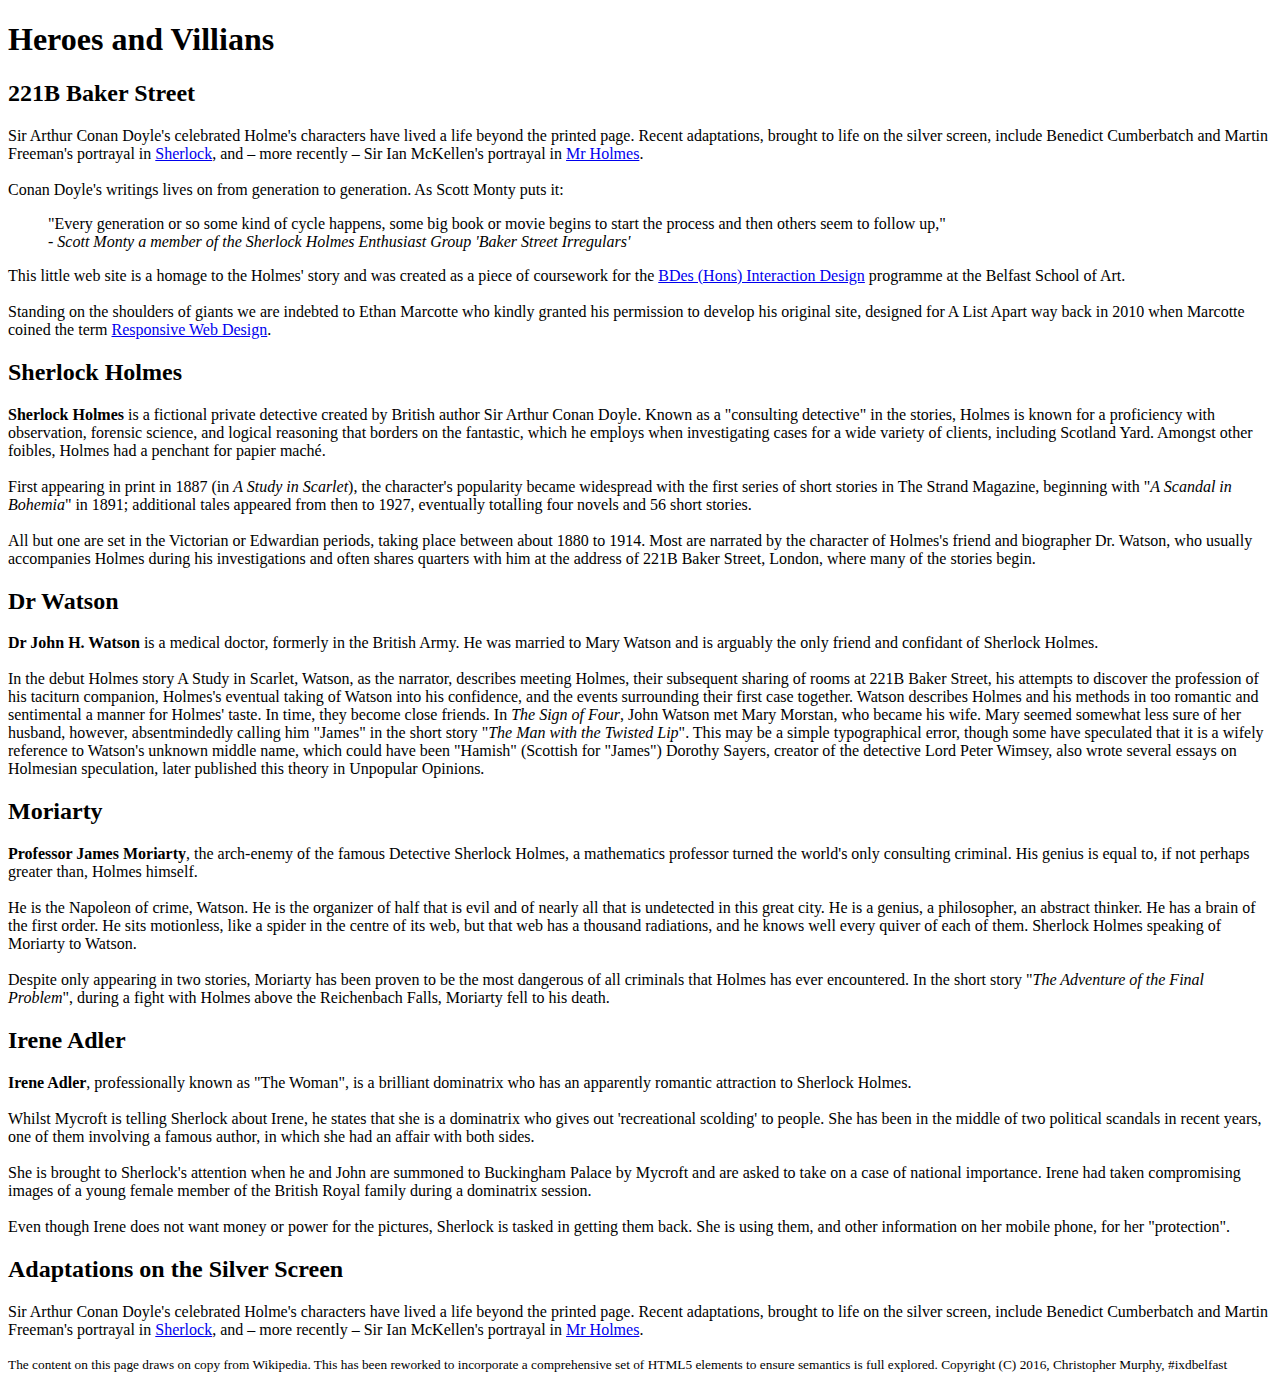
<file: HeroesMarkup/index.html>
<!doctype html>

<html lang="en">
<head>
  <meta charset="utf-8">

  <title>Heroes and Villains</title>
</head>

<body>

    
    <h1>Heroes and Villians</h1>
    
    <h2>221B Baker Street </h2>
    
<p>Sir Arthur Conan Doyle's celebrated Holme's characters have lived a life beyond the printed page. Recent adaptations, brought to life on the silver screen, include Benedict Cumberbatch and Martin Freeman's portrayal in <a href="https://en.wikipedia.org/wiki/Sherlock_(TV_series)">Sherlock</a>, and – more recently – Sir Ian McKellen's portrayal in <a href="https://en.wikipedia.org/wiki/Mr._Holmes">Mr Holmes</a>.
    
<br> <br>  
Conan Doyle's writings lives on from generation to generation. As Scott Monty puts it: 
    
    <blockquote>"Every generation or so some kind of cycle happens, some big book or movie begins to start the process and then others seem to follow up," <br><cite> - Scott Monty a member of the Sherlock Holmes Enthusiast Group '<i>Baker Street Irregulars</i>'</cite></blockquote>
    
  
This little web site is a homage to the Holmes' story and was created as a piece of coursework for the <a href="http://ixdbelfast.org/">BDes (Hons) Interaction Design</a> programme at the Belfast School of Art.

<br> <br>      
Standing on the shoulders of giants we are indebted to Ethan Marcotte who kindly granted his permission to develop his original site, designed for A List Apart way back in 2010 when Marcotte coined the term <a href="http://alistapart.com/article/responsive-web-design">Responsive Web Design</a>. </p>
    
    
    <h2>Sherlock Holmes</h2>
    
<p><b>Sherlock Holmes</b> is a fictional private detective created by British author Sir Arthur Conan Doyle. Known as a "consulting detective" in the stories, Holmes is known for a proficiency with observation, forensic science, and logical reasoning that borders on the fantastic, which he employs when investigating cases for a wide variety of clients, including Scotland Yard. Amongst other foibles, Holmes had a penchant for papier maché.

<br> <br>      
    First appearing in print in 1887 (in <i>A Study in Scarlet</i>), the character's popularity became widespread with the first series of short stories in The Strand Magazine, beginning with "<i>A Scandal in Bohemia</i>" in 1891; additional tales appeared from then to 1927, eventually totalling four novels and 56 short stories.
    
<br> <br>      
All but one are set in the Victorian or Edwardian periods, taking place between about 1880 to 1914. Most are narrated by the character of Holmes's friend and biographer Dr. Watson, who usually accompanies Holmes during his investigations and often shares quarters with him at the address of 221B Baker Street, London, where many of the stories begin.</p>
    
    
    <h2>Dr Watson</h2>

<p><b>Dr John H. Watson</b> is a medical doctor, formerly in the British Army. He was married to Mary Watson and is arguably the only friend and confidant of Sherlock Holmes.
    
<br> <br> 
    In the debut Holmes story A Study in Scarlet, Watson, as the narrator, describes meeting Holmes, their subsequent sharing of rooms at 221B Baker Street, his attempts to discover the profession of his taciturn companion, Holmes's eventual taking of Watson into his confidence, and the events surrounding their first case together. Watson describes Holmes and his methods in too romantic and sentimental a manner for Holmes' taste. In time, they become close friends. In <i>The Sign of Four</i>, John Watson met Mary Morstan, who became his wife. Mary seemed somewhat less sure of her husband, however, absentmindedly calling him "James" in the short story "<i>The Man with the Twisted Lip</i>". This may be a simple typographical error, though some have speculated that it is a wifely reference to Watson's unknown middle name, which could have been "Hamish" (Scottish for "James") Dorothy Sayers, creator of the detective Lord Peter Wimsey, also wrote several essays on Holmesian speculation, later published this theory in Unpopular Opinions.</p>
    
    
    <h2>Moriarty</h2>
    
<p><b>Professor James Moriarty</b>, the arch-enemy of the famous Detective Sherlock Holmes, a mathematics professor turned the world's only consulting criminal. His genius is equal to, if not perhaps greater than, Holmes himself.
 
<br> <br>     
He is the Napoleon of crime, Watson. He is the organizer of half that is evil and of nearly all that is undetected in this great city. He is a genius, a philosopher, an abstract thinker. He has a brain of the first order. He sits motionless, like a spider in the centre of its web, but that web has a thousand radiations, and he knows well every quiver of each of them. Sherlock Holmes speaking of Moriarty to Watson.
 
<br> <br>     
    Despite only appearing in two stories, Moriarty has been proven to be the most dangerous of all criminals that Holmes has ever encountered. In the short story "<i>The Adventure of the Final Problem</i>", during a fight with Holmes above the Reichenbach Falls, Moriarty fell to his death. </p>
    
    
    <h2>Irene Adler</h2>
    
<p><b>Irene Adler</b>, professionally known as "The Woman", is a brilliant dominatrix who has an apparently romantic attraction to Sherlock Holmes.
    
<br> <br>     
Whilst Mycroft is telling Sherlock about Irene, he states that she is a dominatrix who gives out 'recreational scolding' to people. She has been in the middle of two political scandals in recent years, one of them involving a famous author, in which she had an affair with both sides.
    
<br> <br>     
She is brought to Sherlock's attention when he and John are summoned to Buckingham Palace by Mycroft and are asked to take on a case of national importance. Irene had taken compromising images of a young female member of the British Royal family during a dominatrix session.
 
<br> <br>     
    Even though Irene does not want money or power for the pictures, Sherlock is tasked in getting them back. She is using them, and other information on her mobile phone, for her "protection".</p>
    
    
    <h2>Adaptations on the Silver Screen</h2>
    
<p>Sir Arthur Conan Doyle's celebrated Holme's characters have lived a life beyond the printed page. Recent adaptations, brought to life on the silver screen, include Benedict Cumberbatch and Martin Freeman's portrayal in <a href="https://en.wikipedia.org/wiki/Sherlock_(TV_series)">Sherlock</a>, and – more recently – Sir Ian McKellen's portrayal in <a href="https://en.wikipedia.org/wiki/Mr._Holmes">Mr Holmes</a>.</p>
    
    
<footer>
<p>
<small>   
The content on this page draws on copy from Wikipedia. This has been reworked to incorporate a
comprehensive set of HTML5 elements to ensure semantics is full explored.
Copyright (C) 2016, Christopher Murphy, #ixdbelfast
</small>
</p>
</footer>    
    
    

</body>
</html>
</file>
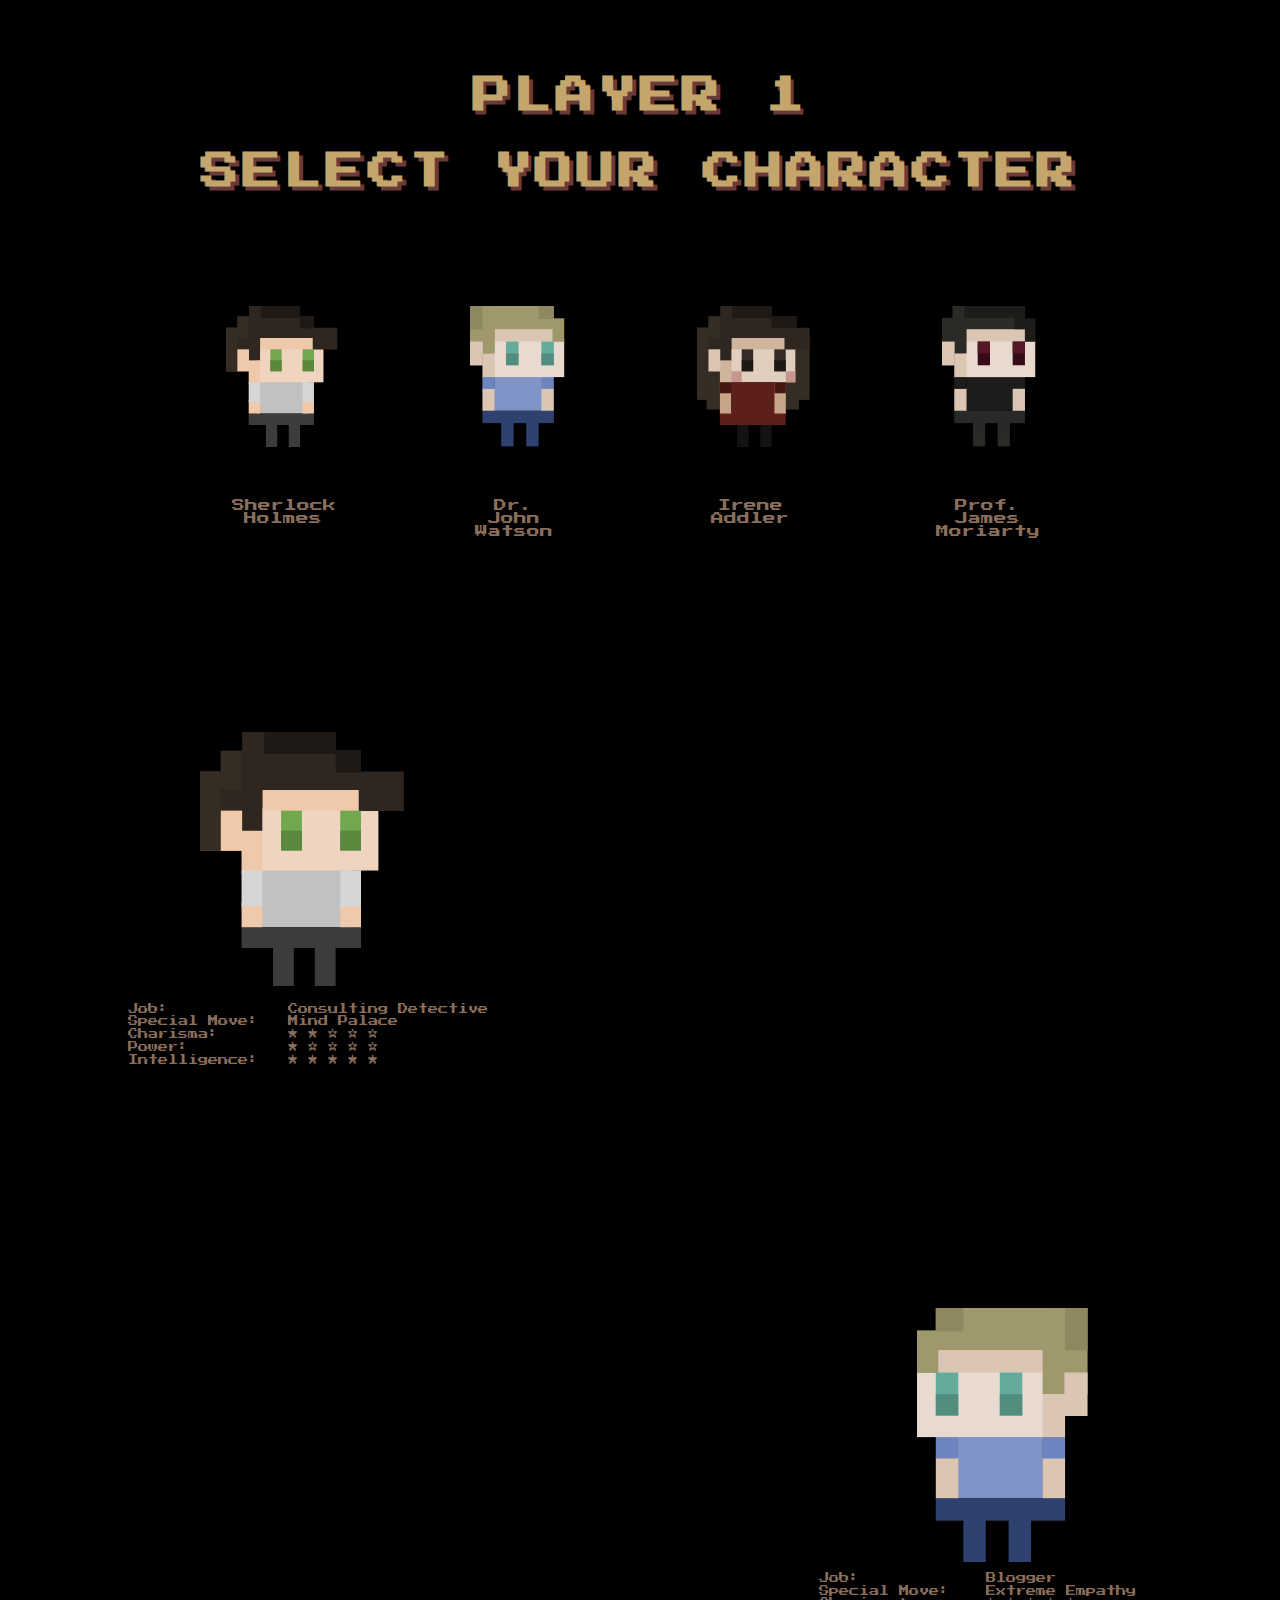
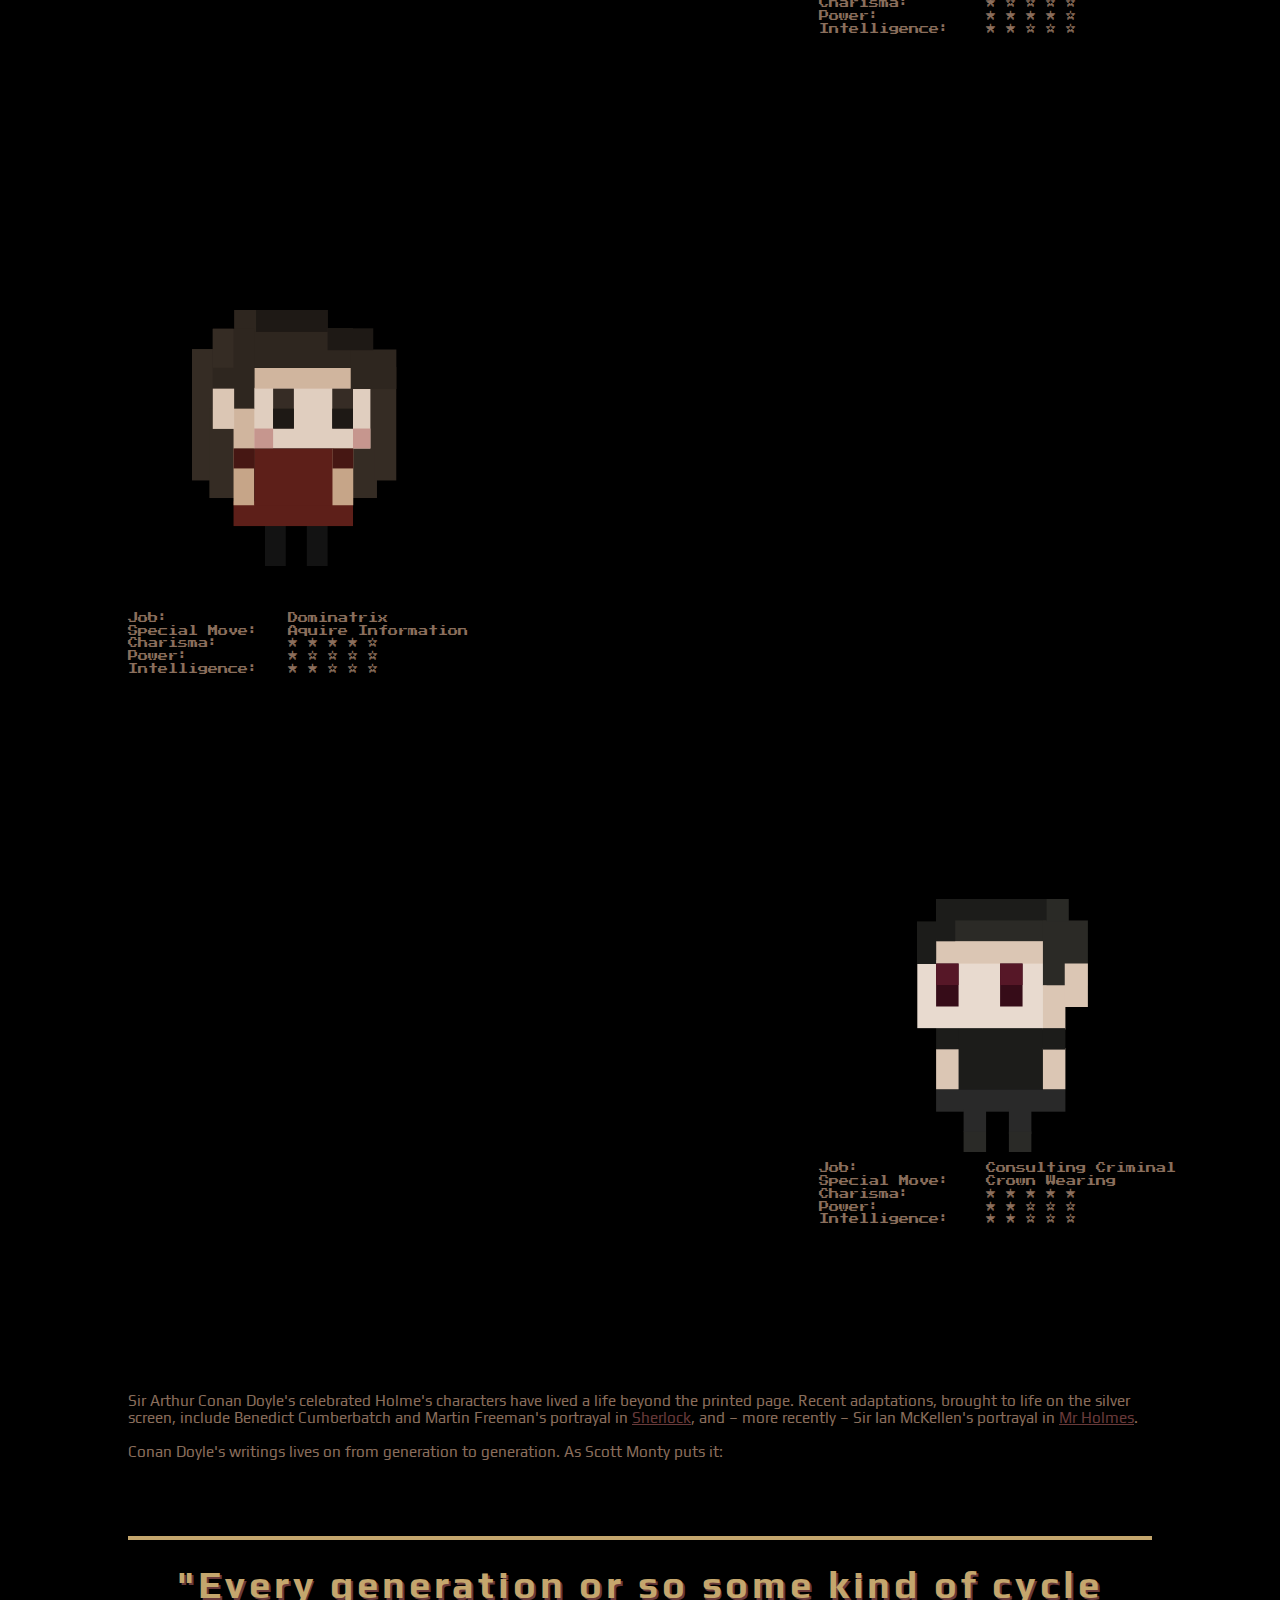
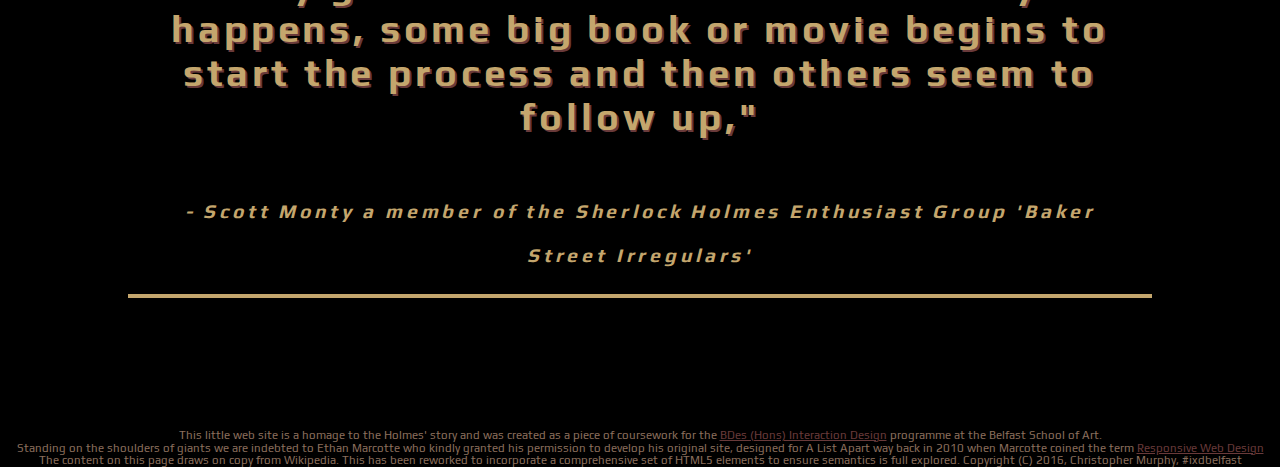
<file: HeroesMicroInteractions/index.html>
<!doctype html>

<html lang="en">
<head>
  <meta charset="utf-8">
    
<link href="https://fonts.googleapis.com/css?family=Press+Start+2P" rel="stylesheet">
    
<link href="https://fonts.googleapis.com/css?family=Play:400,700" rel="stylesheet">
    
<link rel="stylesheet" type="text/css" href="style.css">
    
<script src="http://code.jquery.com/jquery-1.10.1.min.js"></script>

<link rel="stylesheet" type="text/css" href="Animation.css">

  <title>Heroes and Villains</title>
    
    <script>
	
        
        $(window).scroll(function() {
		$('#Sherlock').each(function(){
		var imagePos = $(this).offset().top;

		var topOfWindow = $(window).scrollTop();
			if (imagePos < topOfWindow+300) {
				$(this).addClass("slideUp");
			}
		});
	});
        
           $(window).scroll(function() {
		$('#Irene').each(function(){
		var imagePos = $(this).offset().top;

		var topOfWindow = $(window).scrollTop();
			if (imagePos < topOfWindow+300) {
				$(this).addClass("slideUp");
			}
		});
	});
        
          
           $(window).scroll(function() {
		$('#Watson').each(function(){
		var imagePos = $(this).offset().top;

		var topOfWindow = $(window).scrollTop();
			if (imagePos < topOfWindow+300) {
				$(this).addClass("slideUp");
			}
		});
	});
        
           $(window).scroll(function() {
		$('#Moriarty').each(function(){
		var imagePos = $(this).offset().top;

		var topOfWindow = $(window).scrollTop();
			if (imagePos < topOfWindow+300) {
				$(this).addClass("slideUp");
			}
		});
	});
        
</script>
    
</head>

<body>
    
    <div id="HomeScreen">
    
    <h3 class="slideUp">PLAYER 1<br><br>
    SELECT YOUR CHARACTER</h3>
        
               <div id="Line"></div>
    
    <a href="#SherlockHolmes">
    <img src="images/Sherlock.svg" id="SherlockPic" class="floating">
        </a>
        <a href="#SherlockHolmes"> <p id="Title1" class="slideDown">Sherlock Holmes</p></a>
    
    <a href="#DrJohnWatson">
    <img src="images/Watson.svg" id="WatsonPic" class="floating">
    </a>
        <a href="#DrJohnWatson"><p id="Title2" class="slideDown">Dr. John Watson</p></a>
        
    <a href="#IreneAddler">    
    <img src="images/Irene.svg" id="IrenePic" class="floating">
    </a>
        <a href="#IreneAddler"><p id="Title3" class="slideDown">Irene Addler</p></a>
        
    <a href="#ProfJamesMoriarty">    
    <img src="images/Moriarty.svg" id="MoriartyPic" class="floating">
    </a>
        <a href="#ProfJamesMoriarty"> <p id="Title4" class="slideDown">Prof. James Moriarty</p></a>
    
 

    </div>
    

    
    <div id="Sherlock">
    <h2>Sherlock Holmes</h2>
    
<p><b>Sherlock Holmes</b> is a fictional private detective created by British author Sir Arthur Conan Doyle. Known as a "consulting detective" in the stories, Holmes is known for a proficiency with observation, forensic science, and logical reasoning that borders on the fantastic, which he employs when investigating cases for a wide variety of clients, including Scotland Yard. Amongst other foibles, Holmes had a penchant for papier maché.

<br> <br>      
    First appearing in print in 1887 (in <i>A Study in Scarlet</i>), the character's popularity became widespread with the first series of short stories in The Strand Magazine, beginning with "<i>A Scandal in Bohemia</i>" in 1891; additional tales appeared from then to 1927, eventually totalling four novels and 56 short stories.
    
<br> <br>      
All but one are set in the Victorian or Edwardian periods, taking place between about 1880 to 1914. Most are narrated by the character of Holmes's friend and biographer Dr. Watson, who usually accompanies Holmes during his investigations and often shares quarters with him at the address of 221B Baker Street, London, where many of the stories begin.</p>
        
    </div>

    
    <img src="images/Sherlock.svg" id="SherlockPic2" class="floating">
    
    <div id="Line2"></div>
    

    
    
    <div id="Watson">
    
    <h2>Dr Watson</h2>

<p><b>Dr John H. Watson</b> is a medical doctor, formerly in the British Army. He was married to Mary Watson and is arguably the only friend and confidant of Sherlock Holmes.
    
<br> <br> 
    In the debut Holmes story A Study in Scarlet, Watson, as the narrator, describes meeting Holmes, their subsequent sharing of rooms at 221B Baker Street, his attempts to discover the profession of his taciturn companion, Holmes's eventual taking of Watson into his confidence, and the events surrounding their first case together. Watson describes Holmes and his methods in too romantic and sentimental a manner for Holmes' taste. In time, they become close friends. In <i>The Sign of Four</i>, John Watson met Mary Morstan, who became his wife. Mary seemed somewhat less sure of her husband, however, absentmindedly calling him "James" in the short story "<i>The Man with the Twisted Lip</i>". This may be a simple typographical error, though some have speculated that it is a wifely reference to Watson's unknown middle name, which could have been "Hamish" (Scottish for "James") Dorothy Sayers, creator of the detective Lord Peter Wimsey, also wrote several essays on Holmesian speculation, later published this theory in <i>Unpopular Opinions.</i></p>
    
    </div>
    
    <img src="images/WatsonCopy.svg" id="WatsonPic2" class="floating">
    
       <div id="Line3"></div>
        
    
    
    <div id="Moriarty">
        
    <h2>Moriarty</h2>
    
<p><b>Professor James Moriarty</b>, the arch-enemy of the famous Detective Sherlock Holmes, a mathematics professor turned the world's only consulting criminal. His genius is equal to, if not perhaps greater than, Holmes himself.
 
<br> <br>     
He is the Napoleon of crime, Watson. He is the organizer of half that is evil and of nearly all that is undetected in this great city. He is a genius, a philosopher, an abstract thinker. He has a brain of the first order. He sits motionless, like a spider in the centre of its web, but that web has a thousand radiations, and he knows well every quiver of each of them. Sherlock Holmes speaking of Moriarty to Watson.
 
<br> <br>     
    Despite only appearing in two stories, Moriarty has been proven to be the most dangerous of all criminals that Holmes has ever encountered. In the short story "<i>The Adventure of the Final Problem</i>", during a fight with Holmes above the Reichenbach Falls, Moriarty fell to his death. </p>
    </div>
    
        <img src="images/MoriartyCopy.svg" id="MoriartyPic2" class="floating">
    
    <div id="Line5"></div>
    
    
    <div id="Irene">
    <h2>Irene Adler</h2>
    
<p><b>Irene Adler</b>, professionally known as "The Woman", is a brilliant dominatrix who has an apparently romantic attraction to Sherlock Holmes.
    
<br> <br>     
Whilst Mycroft is telling Sherlock about Irene, he states that she is a dominatrix who gives out 'recreational scolding' to people. She has been in the middle of two political scandals in recent years, one of them involving a famous author, in which she had an affair with both sides.
    
<br> <br>     
She is brought to Sherlock's attention when he and John are summoned to Buckingham Palace by Mycroft and are asked to take on a case of national importance. Irene had taken compromising images of a young female member of the British Royal family during a dominatrix session.
 
<br> <br>     
    Even though Irene does not want money or power for the pictures, Sherlock is tasked in getting them back. She is using them, and other information on her mobile phone, for her "protection".</p>
        
    </div>
    
        <img src="images/Irene.svg" id="IrenePic2" class="floating">
    <div id="Line4"></div>
    
    
    
    
    
    
     <div id="About">
        
    
    <p>Sir Arthur Conan Doyle's celebrated Holme's characters have lived a life beyond the printed page. Recent adaptations, brought to life on the silver screen, include Benedict Cumberbatch and Martin Freeman's portrayal in <a href="https://en.wikipedia.org/wiki/Sherlock_(TV_series)">Sherlock</a>, and – more recently – Sir Ian McKellen's portrayal in <a href="https://en.wikipedia.org/wiki/Mr._Holmes">Mr Holmes</a>.
    
<br> <br>  
Conan Doyle's writings lives on from generation to generation. As Scott Monty puts it: </p>
    
   <blockquote>"Every generation or so some kind of cycle happens, some big book or movie begins to start the process and then others seem to follow up," <br><br><cite> - Scott Monty a member of the Sherlock Holmes Enthusiast Group '<i>Baker Street Irregulars</i>'</cite></blockquote> 
    
  

    </div>
    
    <div id="SherlockHolmes"></div>
    <div id="DrJohnWatson"></div>
    <div id="IreneAddler"></div>
    <div id="ProfJamesMoriarty"></div>
    
<div id="QuoteLine"></div>
    <div id="QuoteLine2"></div>
    
    
    
    <p id="Ability1">           Job:<br>
    Special Move: 
        <br> Charisma: 	
        <br> Power: 
        <br> Intelligence: </p>
    
     <p id="Ability2">           Consulting Detective<br>
    Mind Palace <br> &#x2605; &#x2605; &#x2606; &#x2606; &#x2606;<br>
         &#x2605; &#x2606; &#x2606; &#x2606; &#x2606;
<br> &#x2605; &#x2605; &#x2605; &#x2605; &#x2605;
    </p>
    
    
    
    <p id="Ability3">           Job:<br>
    Special Move: 
        <br> Charisma: 	
        <br> Power: 
        <br> Intelligence: </p>
    
     <p id="Ability4">           Blogger<br>
    Extreme Empathy <br> &#x2605;  &#x2606;  &#x2606; &#x2606; &#x2606;<br>
         &#x2605;  &#x2605; &#x2605; &#x2605; &#x2606;
<br> &#x2605; &#x2605; &#x2606; &#x2606; &#x2606;
    </p>
    
    
    
      <p id="Ability5">           Job:<br>
    Special Move: 
        <br> Charisma: 	
        <br> Power: 
        <br> Intelligence: </p>
    
     <p id="Ability6">            Dominatrix<br>
    Aquire Information <br> &#x2605; &#x2605;  &#x2605; &#x2605; &#x2606;<br>
         &#x2605; &#x2606; &#x2606; &#x2606; &#x2606;
<br> &#x2605; &#x2605; &#x2606; &#x2606; &#x2606;
    </p>
    
    
     
      <p id="Ability7">           Job:<br>
    Special Move: 
        <br> Charisma: 	
        <br> Power: 
        <br> Intelligence: </p>
    
     <p id="Ability8">            Consulting Criminal<br>
         Crown Wearing
    <br> &#x2605; &#x2605;  &#x2605; &#x2605;  &#x2605;<br>
         &#x2605;  &#x2605; &#x2606; &#x2606; &#x2606;
<br> &#x2605; &#x2605; &#x2606; &#x2606; &#x2606;
    </p>
    
    
    
    
    
    
    
    
<footer>
<p>
<small>   
    This little web site is a homage to the Holmes' story and was created as a piece of coursework for the <a href="http://ixdbelfast.org/">BDes (Hons) Interaction Design</a> programme at the Belfast School of Art.

<br> <br>      
    Standing on the shoulders of giants we are indebted to Ethan Marcotte who kindly granted his permission to develop his original site, designed for A List Apart way back in 2010 when Marcotte coined the term <a href="http://alistapart.com/article/responsive-web-design">Responsive Web Design</a><br> <br>
    
The content on this page draws on copy from Wikipedia. This has been reworked to incorporate a
comprehensive set of HTML5 elements to ensure semantics is full explored.
Copyright (C) 2016, Christopher Murphy, #ixdbelfast
</small>
</p>
</footer>    
    
    

</body>
</html>
</file>
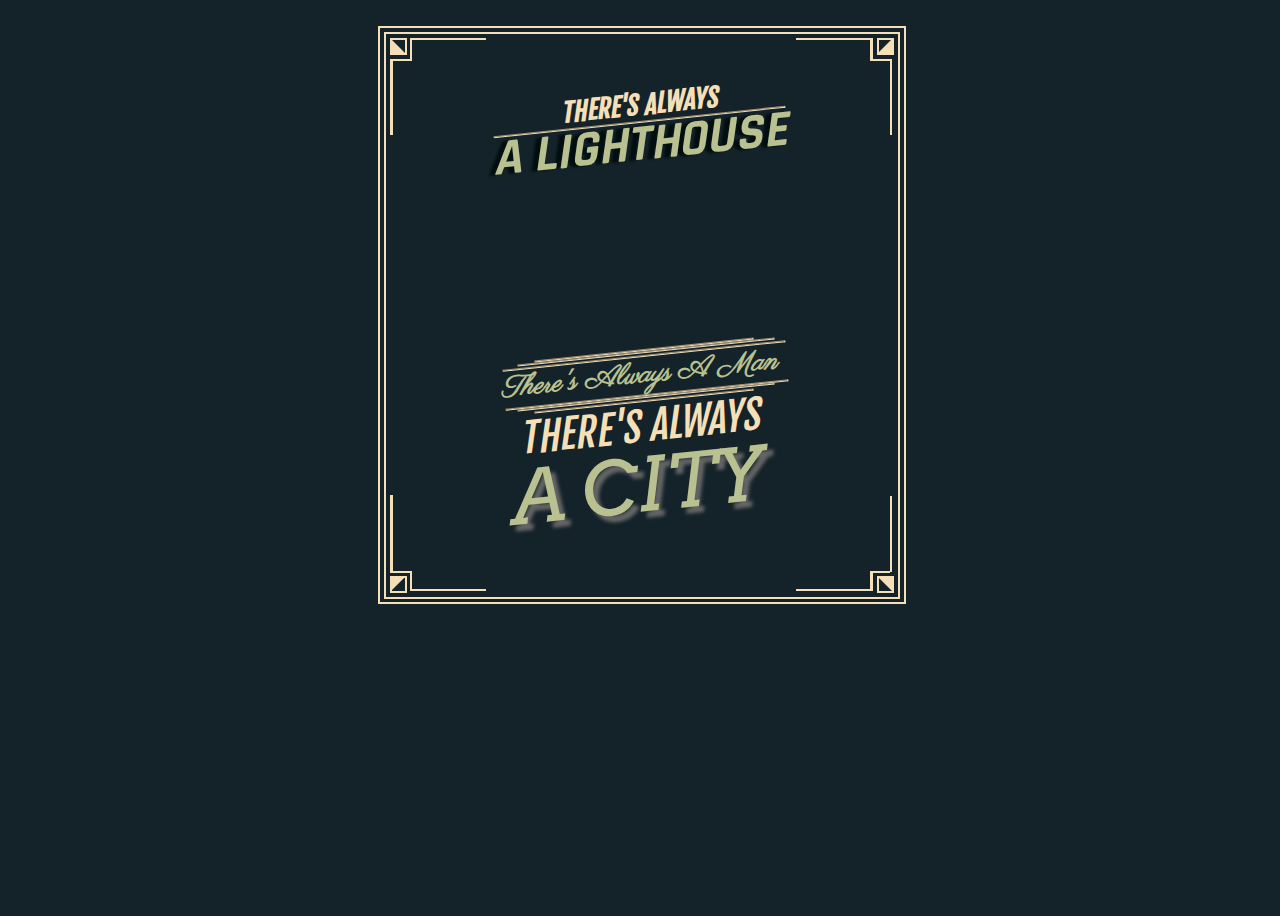
<file: TypographicPoster/index.html>
<!DOCTYPE html>
<html>
<head>
<title>Page Title</title>
    
<link rel="stylesheet" type="text/css" href="style.css">
    
<link href="https://fonts.googleapis.com/css?family=Arvo|Fjalla+One|Parisienne|Rajdhani" rel="stylesheet">
    
</head>
    
<body>
      <div id="Border1">
    </div>
    
    <div id="Border2">
    </div>
    
    <div id="Square1">
    </div>
    
     <div id="Square2">
    </div>
    
    <div id="Square3">
    </div>
    
    <div id="Square4">
    </div>
    
    <div id="TriangleTopleft">
    </div>
    
    <div id="TriangleTopright">
    </div>
    
    <div id="TriangleBottomleft">
    </div>
    
    <div id="TriangleBottomright">
    </div>
    
 
      
    
    <div id="One"> </div>
    <div id="Two"></div>
    <div id="Three"></div>
    <div id="Four"></div>
    
    <div id="Five"></div>
    <div id="Six"></div>
    <div id="Seven"></div>
    <div id="Eight"></div>
    
     <div id="Nine"></div>
    <div id="Ten"></div>
    <div id="Eleven"></div>
    <div id="Twelve"></div>
    
     <div id="Thirteen"></div>
    <div id="Fourteen"></div>
    <div id="Fifteen"></div>
    <div id="Sixteen"></div>
    
<div id="Letters">
<h1 id="Always1">There's always</h1>
    <hr id="HR1">
<h2>a lighthouse</h2>

    
<hr id="HR2"> <hr id="HR3"> <hr id="HR4">    
<h3>There's Always A Man</h3>
    
<hr id="HR5"> <hr id="HR6"> <hr id="HR7">
    
<h1 id="Always2">There's Always</h1>
<h4>a city</h4>
    
    </div>


    
</body>

</html>
</file>
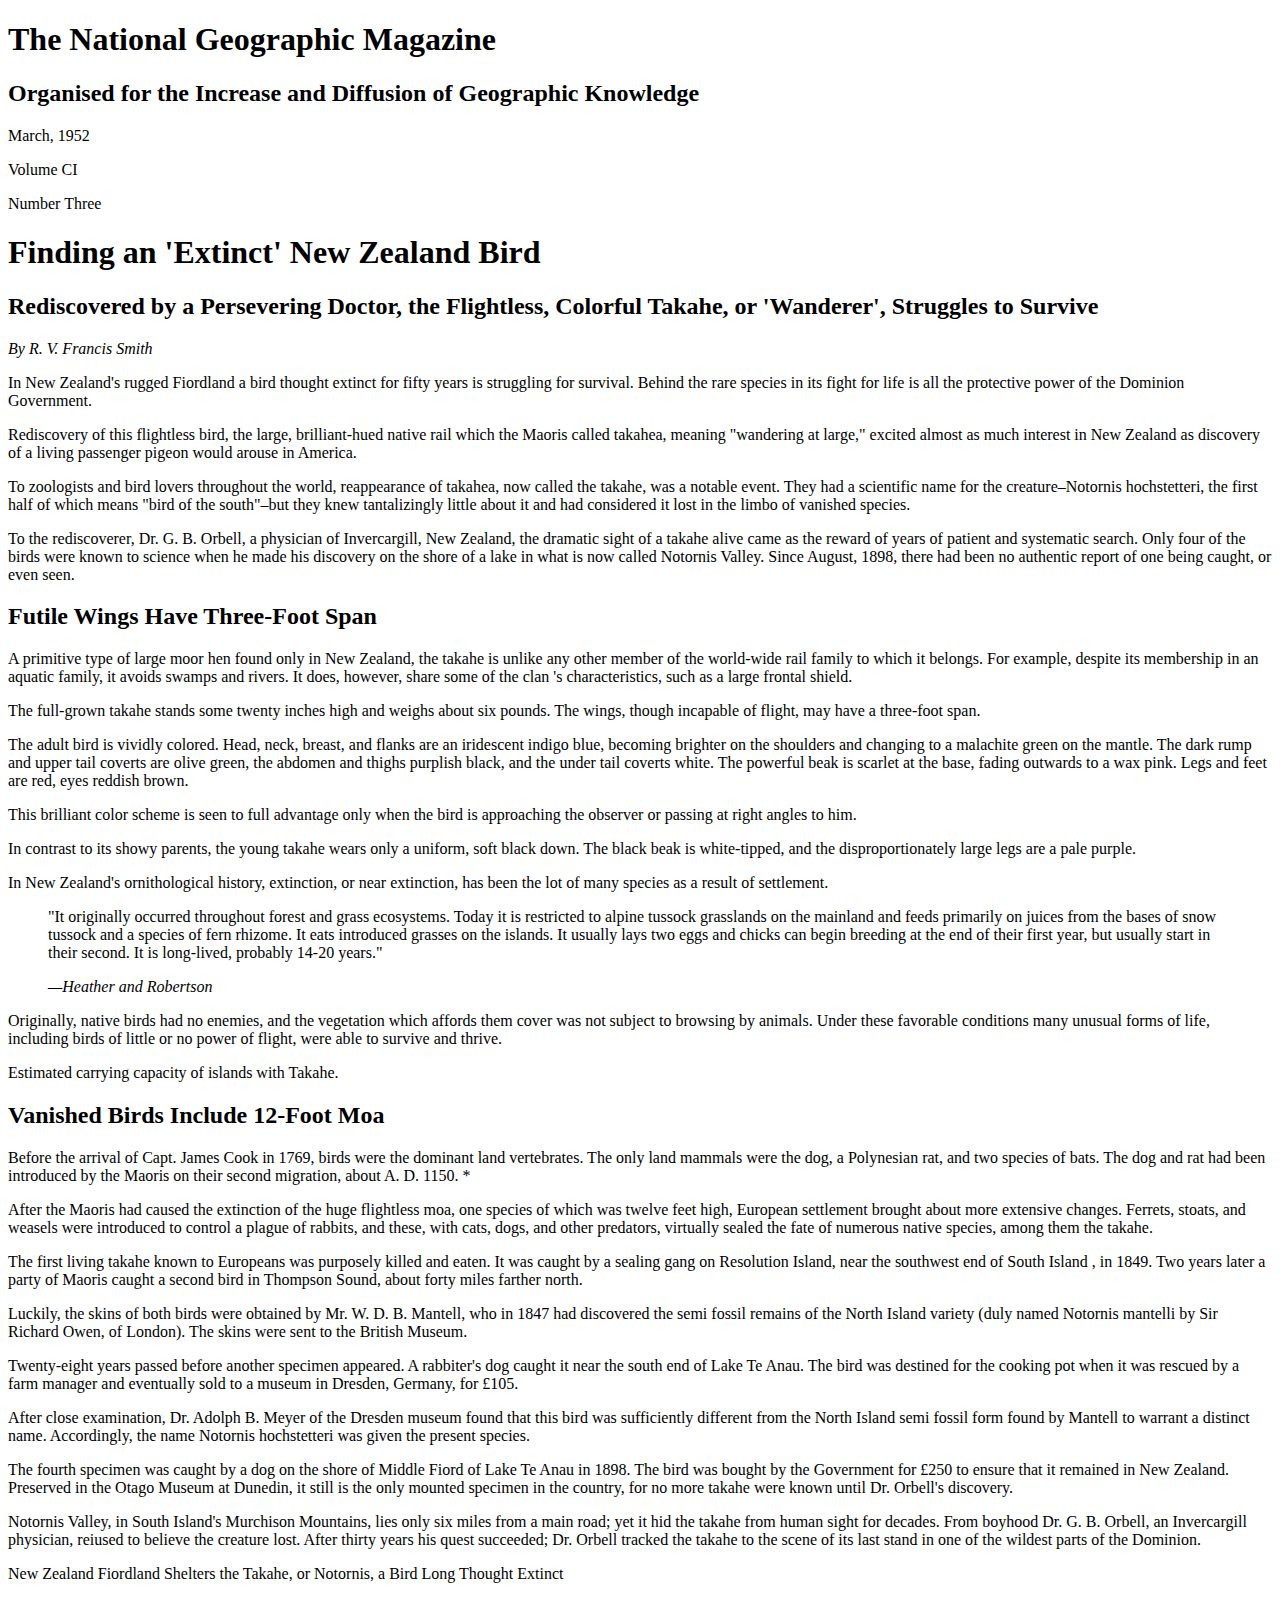
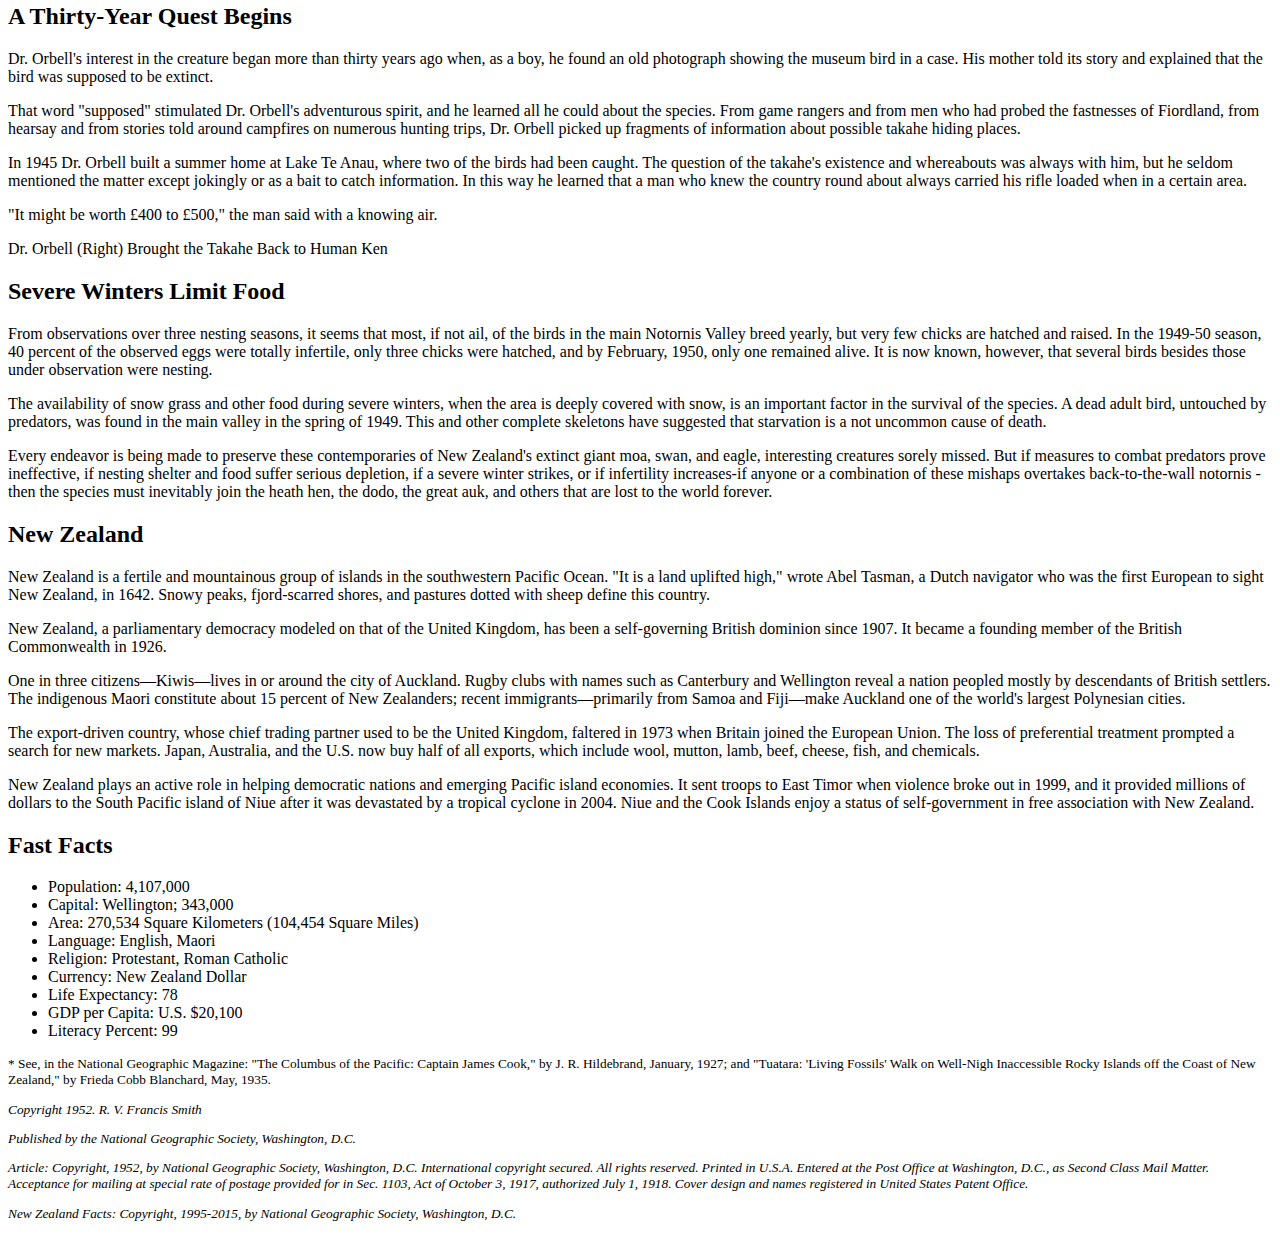
<file: finding-an-extinct-new-zealand-bird.html>
<!DOCTYPE html>
<html>
<head>
<title>Finding an 'Extinct' New Zealand Bird</title>
</head>
<body>
    
<h1>The National Geographic Magazine</h1>
<h2>Organised for the Increase and Diffusion of Geographic Knowledge</h2>

    <p>March, 1952</p>
    <p>Volume CI</p>
    <p>Number Three</p>



    <h1>Finding an 'Extinct' New Zealand Bird</h1>

    <h2>Rediscovered by a Persevering Doctor, the Flightless, Colorful Takahe, or 'Wanderer', Struggles to Survive</h2>

    <cite>By R. V. Francis Smith</cite>



    <p>In New Zealand's rugged Fiordland a bird thought extinct for fifty years is struggling for survival. Behind the rare species in its fight for life is all the protective power of the Dominion Government.</p>

    <p>Rediscovery of this flightless bird, the large, brilliant-hued native rail which the Maoris called takahea, meaning "wandering at large," excited almost as much interest in New Zealand as discovery of a living passenger pigeon would arouse in America.</p>

    <p>To zoologists and bird lovers throughout the world, reappearance of takahea, now called the takahe, was a notable event. They had a scientific name for the creature–Notornis hochstetteri, the first half of which means "bird of the south"–but they knew tantalizingly little about it and had considered it lost in the limbo of vanished species.</p>

    <p>To the rediscoverer, Dr. G. B. Orbell, a physician of Invercargill, New Zealand, the dramatic sight of a takahe alive came as the reward of years of patient and systematic search. Only four of the birds were known to science when he made his discovery on the shore of a lake in what is now called Notornis Valley. Since August, 1898, there had been no authentic report of one being caught, or even seen.</p>



    <h2>Futile Wings Have Three-Foot Span</h2>

    <p>A primitive type of large moor hen found only in New Zealand, the takahe is unlike any other member of the world-wide rail family to which it belongs. For example, despite its membership in an aquatic family, it avoids swamps and rivers. It does, however, share some of the clan 's characteristics, such as a large frontal shield.</p>

    <p>The full-grown takahe stands some twenty inches high and weighs about six pounds. The wings, though incapable of flight, may have a three-foot span.</p>

    <p>The adult bird is vividly colored. Head, neck, breast, and flanks are an iridescent indigo blue, becoming brighter on the shoulders and changing to a malachite green on the mantle. The dark rump and upper tail coverts are olive green, the abdomen and thighs purplish black, and the under tail coverts white. The powerful beak is scarlet at the base, fading outwards to a wax pink. Legs and feet are red, eyes reddish brown.</p>

    <p>This brilliant color scheme is seen to full advantage only when the bird is approaching the observer or passing at right angles to him.</p>

    <p>In contrast to its showy parents, the young takahe wears only a uniform, soft black down. The black beak is white-tipped, and the disproportionately large legs are a pale purple.</p>

    <p>In New Zealand's ornithological history, extinction, or near extinction, has been the lot of many species as a result of settlement.</p>

    <blockquote><p>"It originally occurred throughout forest and grass ecosystems. Today it is restricted to alpine tussock grasslands on the mainland and feeds primarily on juices from the bases of snow tussock and a species of fern rhizome. It eats introduced grasses on the islands. It usually lays two eggs and chicks can begin breeding at the end of their first year, but usually start in their second. It is long-lived, probably 14-20 years."</p>

        <cite><p>—Heather and Robertson</p></cite></blockquote>

    <p>Originally, native birds had no enemies, and the vegetation which affords them cover was not subject to browsing by animals. Under these favorable conditions many unusual forms of life, including birds of little or no power of flight, were able to survive and thrive.</p>


<!-- Image: carrying-capacity.png -->

    <p><caption>Estimated carrying capacity of islands with Takahe.</caption></p>



    <h2>Vanished Birds Include 12-Foot Moa</h2>

    <p>Before the arrival of Capt. James Cook in 1769, birds were the dominant land vertebrates. The only land mammals were the dog, a Polynesian rat, and two species of bats. The dog and rat had been introduced by the Maoris on their second migration, about A. D. 1150. *</p>

    <p>After the Maoris had caused the extinction of the huge flightless moa, one species of which was twelve feet high, European settlement brought about more extensive changes. Ferrets, stoats, and weasels were introduced to control a plague of rabbits, and these, with cats, dogs, and other predators, virtually sealed the fate of numerous native species, among them the takahe.</p>

    <p>The first living takahe known to Europeans was purposely killed and eaten. It was caught by a sealing gang on Resolution Island, near the southwest end of South Island , in 1849. Two years later a party of Maoris caught a second bird in Thompson Sound, about forty miles farther north.</p>

    <p>Luckily, the skins of both birds were obtained by Mr. W. D. B. Mantell, who in 1847 had discovered the semi fossil remains of the North Island variety (duly named Notornis mantelli by Sir Richard Owen, of London). The skins were sent to the British Museum.</p>

    <p>Twenty-eight years passed before another specimen appeared. A rabbiter's dog caught it near the south end of Lake Te Anau. The bird was destined for the cooking pot when it was rescued by a farm manager and eventually sold to a museum in Dresden, Germany, for £105.</p>

    <p>After close examination, Dr. Adolph B. Meyer of the Dresden museum found that this bird was sufficiently different from the North Island semi fossil form found by Mantell to warrant a distinct name. Accordingly, the name Notornis hochstetteri was given the present species.</p>

    <p>The fourth specimen was caught by a dog on the shore of Middle Fiord of Lake Te Anau in 1898. The bird was bought by the Government for £250 to ensure that it remained in New Zealand. Preserved in the Otago Museum at Dunedin, it still is the only mounted specimen in the country, for no more takahe were known until Dr. Orbell's discovery.</p>

    <p>Notornis Valley, in South Island's Murchison Mountains, lies only six miles from a main road; yet it hid the takahe from human sight for decades. From boyhood Dr. G. B. Orbell, an Invercargill physician, reiused to believe the creature lost. After thirty years his quest succeeded; Dr. Orbell tracked the takahe to the scene of its last stand in one of the wildest parts of the Dominion.</p>


<!-- Image: new-zealand.png -->

    <p><caption>New Zealand Fiordland Shelters the Takahe, or Notornis, a Bird Long Thought Extinct</caption></p>



    <h2>A Thirty-Year Quest Begins</h2>

    <p>Dr. Orbell's interest in the creature began more than thirty years ago when, as a boy, he found an old photograph showing the museum bird in a case. His mother told its story and explained that the bird was supposed to be extinct.</p>

    <p>That word "supposed" stimulated Dr. Orbell's adventurous spirit, and he learned all he could about the species. From game rangers and from men who had probed the fastnesses of Fiordland, from hearsay and from stories told around campfires on numerous hunting trips, Dr. Orbell picked up fragments of information about possible takahe hiding places.</p>

    <p>In 1945 Dr. Orbell built a summer home at Lake Te Anau, where two of the birds had been caught. The question of the takahe's existence and whereabouts was always with him, but he seldom mentioned the matter except jokingly or as a bait to catch information. In this way he learned that a man who knew the country round about always carried his rifle loaded when in a certain area.</p>

    <p>"It might be worth £400 to £500," the man said with a knowing air.</p>

<!-- Image: bent-billiard-pipe.jpg -->

    <p><caption>Dr. Orbell (Right) Brought the Takahe Back to Human Ken</caption></p>



    <h2>Severe Winters Limit Food</h2>

    <p>From observations over three nesting seasons, it seems that most, if not ail, of the birds in the main Notornis Valley breed yearly, but very few chicks are hatched and raised. In the 1949-50 season, 40 percent of the observed eggs were totally infertile, only three chicks were hatched, and by February, 1950, only one remained alive. It is now known, however, that several birds besides those under observation were nesting.</p>

    <p>The availability of snow grass and other food during severe winters, when the area is deeply covered with snow, is an important factor in the survival of the species. A dead adult bird, untouched by predators, was found in the main valley in the spring of 1949. This and other complete skeletons have suggested that starvation is a not uncommon cause of death.</p>

    <p>Every endeavor is being made to preserve these contemporaries of New Zealand's extinct giant moa, swan, and eagle, interesting creatures sorely missed. But if measures to combat predators prove ineffective, if nesting shelter and food suffer serious depletion, if a severe winter strikes, or if infertility increases-if anyone or a combination of these mishaps overtakes back-to-the-wall notornis -then the species must inevitably join the heath hen, the dodo, the great auk, and others that are lost to the world forever.</p>



    <h2>New Zealand</h2>

    <p>New Zealand is a fertile and mountainous group of islands in the southwestern Pacific Ocean. "It is a land uplifted high," wrote Abel Tasman, a Dutch navigator who was the first European to sight New Zealand, in 1642. Snowy peaks, fjord-scarred shores, and pastures dotted with sheep define this country.</p>

    <p>New Zealand, a parliamentary democracy modeled on that of the United Kingdom, has been a self-governing British dominion since 1907. It became a founding member of the British Commonwealth in 1926.</p>

    <p>One in three citizens—Kiwis—lives in or around the city of Auckland. Rugby clubs with names such as Canterbury and Wellington reveal a nation peopled mostly by descendants of British settlers. The indigenous Maori constitute about 15 percent of New Zealanders; recent immigrants—primarily from Samoa and Fiji—make Auckland one of the world's largest Polynesian cities.</p>

    <p>The export-driven country, whose chief trading partner used to be the United Kingdom, faltered in 1973 when Britain joined the European Union. The loss of preferential treatment prompted a search for new markets. Japan, Australia, and the U.S. now buy half of all exports, which include wool, mutton, lamb, beef, cheese, fish, and chemicals.</p>

    <p>New Zealand plays an active role in helping democratic nations and emerging Pacific island economies. It sent troops to East Timor when violence broke out in 1999, and it provided millions of dollars to the South Pacific island of Niue after it was devastated by a tropical cyclone in 2004. Niue and the Cook Islands enjoy a status of self-government in free association with New Zealand.</p>

    <h2>Fast Facts</h2>

<ul>
    <li>Population: 4,107,000</li>
    <li>Capital: Wellington; 343,000</li>
    <li>Area: 270,534 Square Kilometers (104,454 Square Miles)</li>
    <li>Language: English, Maori</li>
    <li>Religion: Protestant, Roman Catholic</li>
    <li>Currency: New Zealand Dollar</li>
    <li>Life Expectancy: 78</li>
    <li>GDP per Capita: U.S. $20,100</li>
    <li>Literacy Percent: 99</li>
</ul>

<footer>
    <small>
    <p>* See, in the National Geographic Magazine: "The Columbus of the Pacific: Captain James Cook," by J. R. Hildebrand, January, 1927; and "Tuatara: 'Living Fossils' Walk on Well-Nigh Inaccessible Rocky Islands off the Coast of New Zealand," by Frieda Cobb Blanchard, May, 1935.</p>



    <cite><p>Copyright 1952. R. V. Francis Smith</p></cite>



    <cite><p>Published by the National Geographic Society, Washington, D.C.</p></cite>

        <cite><p>Article: Copyright, 1952, by National Geographic Society, Washington, D.C. International copyright secured. All rights reserved. Printed in U.S.A. Entered at the Post Office at Washington, D.C., as Second Class Mail Matter. Acceptance for mailing at special rate of postage provided for in Sec. 1103, Act of October 3, 1917, authorized July 1, 1918. Cover design and names registered in United States Patent Office.</p></cite>

        <cite><p>New Zealand Facts: Copyright, 1995-2015, by National Geographic Society, Washington, D.C.</p></cite>
    </small>
</footer>    
    
</body>
</html>
</file>
<file: Bird/css/skeleton.css>
/*
* Skeleton V2.0.4
* Copyright 2014, Dave Gamache
* www.getskeleton.com
* Free to use under the MIT license.
* http://www.opensource.org/licenses/mit-license.php
* 12/29/2014
*/


/* Table of contents
––––––––––––––––––––––––––––––––––––––––––––––––––
- Grid
- Base Styles
- Typography
- Links
- Buttons
- Forms
- Lists
- Code
- Tables
- Spacing
- Utilities
- Clearing
- Media Queries
*/


/* Grid
–––––––––––––––––––––––––––––––––––––––––––––––––– */
.container {
  position: relative;
  width: 100%;
  max-width: 960px;
  margin: 0 auto;
  padding: 0 20px;
  box-sizing: border-box; }
.column,
.columns {
  width: 100%;
  float: left;
  box-sizing: border-box; }

/* For devices larger than 400px */
@media (min-width: 400px) {
  .container {
    width: 85%;
    padding: 0; }
}

/* For devices larger than 550px */
@media (min-width: 550px) {
  .container {
    width: 80%; }
  .column,
  .columns {
    margin-left: 4%; }
  .column:first-child,
  .columns:first-child {
    margin-left: 0; }

  .one.column,
  .one.columns                    { width: 4.66666666667%; }
  .two.columns                    { width: 13.3333333333%; }
  .three.columns                  { width: 22%;            }
  .four.columns                   { width: 30.6666666667%; }
  .five.columns                   { width: 39.3333333333%; }
  .six.columns                    { width: 48%;            }
  .seven.columns                  { width: 56.6666666667%; }
  .eight.columns                  { width: 65.3333333333%; }
  .nine.columns                   { width: 74.0%;          }
  .ten.columns                    { width: 82.6666666667%; }
  .eleven.columns                 { width: 91.3333333333%; }
  .twelve.columns                 { width: 100%; margin-left: 0; }

  .one-third.column               { width: 30.6666666667%; }
  .two-thirds.column              { width: 65.3333333333%; }

  .one-half.column                { width: 48%; }

  /* Offsets */
  .offset-by-one.column,
  .offset-by-one.columns          { margin-left: 8.66666666667%; }
  .offset-by-two.column,
  .offset-by-two.columns          { margin-left: 17.3333333333%; }
  .offset-by-three.column,
  .offset-by-three.columns        { margin-left: 26%;            }
  .offset-by-four.column,
  .offset-by-four.columns         { margin-left: 34.6666666667%; }
  .offset-by-five.column,
  .offset-by-five.columns         { margin-left: 43.3333333333%; }
  .offset-by-six.column,
  .offset-by-six.columns          { margin-left: 52%;            }
  .offset-by-seven.column,
  .offset-by-seven.columns        { margin-left: 60.6666666667%; }
  .offset-by-eight.column,
  .offset-by-eight.columns        { margin-left: 69.3333333333%; }
  .offset-by-nine.column,
  .offset-by-nine.columns         { margin-left: 78.0%;          }
  .offset-by-ten.column,
  .offset-by-ten.columns          { margin-left: 86.6666666667%; }
  .offset-by-eleven.column,
  .offset-by-eleven.columns       { margin-left: 95.3333333333%; }

  .offset-by-one-third.column,
  .offset-by-one-third.columns    { margin-left: 34.6666666667%; }
  .offset-by-two-thirds.column,
  .offset-by-two-thirds.columns   { margin-left: 69.3333333333%; }

  .offset-by-one-half.column,
  .offset-by-one-half.columns     { margin-left: 52%; }

}


/* Base Styles
–––––––––––––––––––––––––––––––––––––––––––––––––– */
/* NOTE
html is set to 62.5% so that all the REM measurements throughout Skeleton
are based on 10px sizing. So basically 1.5rem = 15px :) */
html {
  font-size: 62.5%; }
body {
  font-size: 1.5em; /* currently ems cause chrome bug misinterpreting rems on body element */
  line-height: 1.6;
  font-weight: 400;
  font-family: "Raleway", "HelveticaNeue", "Helvetica Neue", Helvetica, Arial, sans-serif;
  color: #222; }


/* Typography
–––––––––––––––––––––––––––––––––––––––––––––––––– */
h1, h2, h3, h4, h5, h6 {
  margin-top: 0;
  margin-bottom: 2rem;
  font-weight: 300; }
h1 { font-size: 4.0rem; line-height: 1.2;  letter-spacing: -.1rem;}
h2 { font-size: 3.6rem; line-height: 1.25; letter-spacing: -.1rem; }
h3 { font-size: 3.0rem; line-height: 1.3;  letter-spacing: -.1rem; }
h4 { font-size: 2.4rem; line-height: 1.35; letter-spacing: -.08rem; }
h5 { font-size: 1.8rem; line-height: 1.5;  letter-spacing: -.05rem; }
h6 { font-size: 1.5rem; line-height: 1.6;  letter-spacing: 0; }

/* Larger than phablet */
@media (min-width: 550px) {
  h1 { font-size: 5.0rem; }
  h2 { font-size: 4.2rem; }
  h3 { font-size: 3.6rem; }
  h4 { font-size: 3.0rem; }
  h5 { font-size: 2.4rem; }
  h6 { font-size: 1.5rem; }
}

p {
  margin-top: 0; }


/* Links
–––––––––––––––––––––––––––––––––––––––––––––––––– */
a {
  color: #1EAEDB; }
a:hover {
  color: #0FA0CE; }


/* Buttons
–––––––––––––––––––––––––––––––––––––––––––––––––– */
.button,
button,
input[type="submit"],
input[type="reset"],
input[type="button"] {
  display: inline-block;
  height: 38px;
  padding: 0 30px;
  color: #555;
  text-align: center;
  font-size: 11px;
  font-weight: 600;
  line-height: 38px;
  letter-spacing: .1rem;
  text-transform: uppercase;
  text-decoration: none;
  white-space: nowrap;
  background-color: transparent;
  border-radius: 4px;
  border: 1px solid #bbb;
  cursor: pointer;
  box-sizing: border-box; }
.button:hover,
button:hover,
input[type="submit"]:hover,
input[type="reset"]:hover,
input[type="button"]:hover,
.button:focus,
button:focus,
input[type="submit"]:focus,
input[type="reset"]:focus,
input[type="button"]:focus {
  color: #333;
  border-color: #888;
  outline: 0; }
.button.button-primary,
button.button-primary,
input[type="submit"].button-primary,
input[type="reset"].button-primary,
input[type="button"].button-primary {
  color: #FFF;
  background-color: #33C3F0;
  border-color: #33C3F0; }
.button.button-primary:hover,
button.button-primary:hover,
input[type="submit"].button-primary:hover,
input[type="reset"].button-primary:hover,
input[type="button"].button-primary:hover,
.button.button-primary:focus,
button.button-primary:focus,
input[type="submit"].button-primary:focus,
input[type="reset"].button-primary:focus,
input[type="button"].button-primary:focus {
  color: #FFF;
  background-color: #1EAEDB;
  border-color: #1EAEDB; }


/* Forms
–––––––––––––––––––––––––––––––––––––––––––––––––– */
input[type="email"],
input[type="number"],
input[type="search"],
input[type="text"],
input[type="tel"],
input[type="url"],
input[type="password"],
textarea,
select {
  height: 38px;
  padding: 6px 10px; /* The 6px vertically centers text on FF, ignored by Webkit */
  background-color: #fff;
  border: 1px solid #D1D1D1;
  border-radius: 4px;
  box-shadow: none;
  box-sizing: border-box; }
/* Removes awkward default styles on some inputs for iOS */
input[type="email"],
input[type="number"],
input[type="search"],
input[type="text"],
input[type="tel"],
input[type="url"],
input[type="password"],
textarea {
  -webkit-appearance: none;
     -moz-appearance: none;
          appearance: none; }
textarea {
  min-height: 65px;
  padding-top: 6px;
  padding-bottom: 6px; }
input[type="email"]:focus,
input[type="number"]:focus,
input[type="search"]:focus,
input[type="text"]:focus,
input[type="tel"]:focus,
input[type="url"]:focus,
input[type="password"]:focus,
textarea:focus,
select:focus {
  border: 1px solid #33C3F0;
  outline: 0; }
label,
legend {
  display: block;
  margin-bottom: .5rem;
  font-weight: 600; }
fieldset {
  padding: 0;
  border-width: 0; }
input[type="checkbox"],
input[type="radio"] {
  display: inline; }
label > .label-body {
  display: inline-block;
  margin-left: .5rem;
  font-weight: normal; }


/* Lists
–––––––––––––––––––––––––––––––––––––––––––––––––– */
ul {
  list-style: circle inside; }
ol {
  list-style: decimal inside; }
ol, ul {
  padding-left: 0;
  margin-top: 0; }
ul ul,
ul ol,
ol ol,
ol ul {
  margin: 1.5rem 0 1.5rem 3rem;
  font-size: 90%; }
li {
  margin-bottom: 1rem; }


/* Code
–––––––––––––––––––––––––––––––––––––––––––––––––– */
code {
  padding: .2rem .5rem;
  margin: 0 .2rem;
  font-size: 90%;
  white-space: nowrap;
  background: #F1F1F1;
  border: 1px solid #E1E1E1;
  border-radius: 4px; }
pre > code {
  display: block;
  padding: 1rem 1.5rem;
  white-space: pre; }


/* Tables
–––––––––––––––––––––––––––––––––––––––––––––––––– */
th,
td {
  padding: 12px 15px;
  text-align: left;
  border-bottom: 1px solid #E1E1E1; }
th:first-child,
td:first-child {
  padding-left: 0; }
th:last-child,
td:last-child {
  padding-right: 0; }


/* Spacing
–––––––––––––––––––––––––––––––––––––––––––––––––– */
button,
.button {
  margin-bottom: 1rem; }
input,
textarea,
select,
fieldset {
  margin-bottom: 1.5rem; }
pre,
blockquote,
dl,
figure,
table,
p,
ul,
ol,
form {
  margin-bottom: 2.5rem; }


/* Utilities
–––––––––––––––––––––––––––––––––––––––––––––––––– */
.u-full-width {
  width: 100%;
  box-sizing: border-box; }
.u-max-full-width {
  max-width: 100%;
  box-sizing: border-box; }
.u-pull-right {
  float: right; }
.u-pull-left {
  float: left; }


/* Misc
–––––––––––––––––––––––––––––––––––––––––––––––––– */
hr {
  margin-top: 3rem;
  margin-bottom: 3.5rem;
  border-width: 0;
  border-top: 1px solid #E1E1E1; }


/* Clearing
–––––––––––––––––––––––––––––––––––––––––––––––––– */

/* Self Clearing Goodness */
.container:after,
.row:after,
.u-cf {
  content: "";
  display: table;
  clear: both; }


/* Media Queries
–––––––––––––––––––––––––––––––––––––––––––––––––– */
/*
Note: The best way to structure the use of media queries is to create the queries
near the relevant code. For example, if you wanted to change the styles for buttons
on small devices, paste the mobile query code up in the buttons section and style it
there.
*/


/* Larger than mobile */
@media (min-width: 400px) {}

/* Larger than phablet (also point when grid becomes active) */
@media (min-width: 550px) {}

/* Larger than tablet */
@media (min-width: 750px) {}

/* Larger than desktop */
@media (min-width: 1000px) {}

/* Larger than Desktop HD */
@media (min-width: 1200px) {}




/*-------My Code-------*/
h1, h2 {font-family: "Arima Madurai", serif;}
h2 {font-size: 3.1rem}
#page2, 
#page, 
#page3,
#page4, 
#page5, 
#page6,
#page7,
#page8,
#page9,
#page10,
#page11 {padding-top: 30%;}
</file>
<file: BirdResponsive/Style.css>
body {
	font-family: 'Raleway', sans-serif;
    overflow-x: hidden;
}

*,
*:after,
*::before {
    -webkit-box-sizing: border-box;
    -moz-box-sizing: border-box;
    box-sizing: border-box;
}

body {
	font-family: 'Raleway', sans-serif;
}

nav {text-align: center;
position: fixed;
z-index: 20;
left: 0vw;
    width: 100vw;
background: #fff;}

#Quest {top: 368vw;
    height: 10vw;
    width: 100vw;
    left: 0;
position: absolute;}


nav a {
    z-index: 20;
	position: relative;
	display: inline-block;
	margin: 15px 25px;
	outline: none;
	color: #465FA0;
	text-decoration: none;
	text-transform: uppercase;
	letter-spacing: 1px;
	font-weight: 400;
	text-shadow: 0 0 1px rgba(255,255,255,0.3);
	font-size: 1vw;
}

nav a:hover,
nav a:focus {
	outline: none;
    z-index: 20;
}




/* Nav Effects */

.cl-effect-14 a {
	padding: 0 1vw;
	height: 3vw;
	line-height: 3vw;
}

.cl-effect-14 a::before,
.cl-effect-14 a::after {
	position: absolute;
	width: 3vw;
	height: 2px;
	background: #CF625A;
	content: '';
    opacity: 0.6;
	-webkit-transition: all 0.3s;
	-moz-transition: all 0.3s;
	transition: all 0.3s;
	pointer-events: none;
}

.cl-effect-14 a::before {
	top: 0;
	left: 0;
	-webkit-transform: rotate(90deg);
	-moz-transform: rotate(90deg);
	transform: rotate(90deg);
	-webkit-transform-origin: 0 0;
	-moz-transform-origin: 0 0;
	transform-origin: 0 0;
}

.cl-effect-14 a::after {
	right: 0;
	bottom: 0;
	-webkit-transform: rotate(90deg);
	-moz-transform: rotate(90deg);
	transform: rotate(90deg);
	-webkit-transform-origin: 100% 0;
	-moz-transform-origin: 100% 0;
	transform-origin: 100% 0;
}

.cl-effect-14 a:hover::before,
.cl-effect-14 a:hover::after,
.cl-effect-14 a:focus::before,
.cl-effect-14 a:focus::after {
	opacity: 1;
}

.cl-effect-14 a:hover::before,
.cl-effect-14 a:focus::before {
	left: 50%;
	-webkit-transform: rotate(0deg) translateX(-50%);
	-moz-transform: rotate(0deg) translateX(-50%);
	transform: rotate(0deg) translateX(-50%);
}

.cl-effect-14 a:hover::after,
.cl-effect-14 a:focus::after {
	right: 50%;
	-webkit-transform: rotate(0deg) translateX(50%);
	-moz-transform: rotate(0deg) translateX(50%);
    transform: rotate(0deg) translateX(50%);}


/*background*/

#Home {height: 50vw;
width: 100vw;
background-color: #FFFFFF;
position: absolute;
top: 0;
left: 0;
z-index: ;}

#Discovered {width: 100vw;
height: 5vw;
position: absolute;
top: 50vw;}

#Discovered1 {height: 55.9vw;
width: 100vw;
background-color: #DD5152;
top: 53vw;
left: 0;
    position: absolute;
z-index:  -2;}

#Wings {height: 66vw;
width: 100vw;
    left: 0;
    top: 103vw;
background-color: #8AD1AA;
position: absolute;
z-index: -20;
 }



nav {z-index: 200;}

/*Gif and images*/

#Island {width: 55vw;
        margin-left: 22vw;
    z-index: 2;
    top: 5.5vw;
position: absolute;}

#RedPoints {width: 100vw;;
    z-index: -9;
    position: absolute;
    overflow-x: hidden;
top: -2.6vw;
left: 0;}

h1 {font-family: 'Arima Madurai', cursive;
z-index: 2;
position: absolute;
line-height: 3vw;
font-size: 3vw;
left: 37vw;
margin-top: 30vw;
color: #8AF1AA;
font-weight: 100;}

h2 {text-align: left;
    font-family: 'Arima Madurai', cursive;
z-index: 2;
    top: 0vw;
position: absolute;
line-height: 1.8vw;
font-size: 2.3vw;
    color: #8AD1AA;    
}


/*Discovered*/

#DiscoveredTitle {left: 24vw;
line-height: 2.2vw;
top: 1vw;
    color: #fff;
font-weight: 500;
padding-top: 2vw;}

p {font-family: font-family: 'Josefin Sans', sans-serif;
font-weight: 400;}

#DiscoveredParagraph {
    position: absolute;
width: 54.5vw;
top: 14vw;
left: 24vw;
color: #fff;
    font-weight: 300;
font-size: 1.3vw;
line-height: 1.4vw;}


#DiscoveredHr {margin-top: 14vw;
    width: 53vw;
    position: absolute;
    border: none;
    margin-top: 12vw;
    background-color: #D93D40;
    height: 0.3vw;
    left: 24vw;
}

#DiscoveredHr2 {margin-top: 48vw;
    position: absolute;
    width: 20vw;
    border: none;
    background-color: #D93D40;
    height: 0.3vw;
    left: 24vw;
}

#DiscoveredHr3 {margin-top: 48vw;
    position: absolute;
    width: 20vw;
    border: none;
    background-color: #D93D40;
    height: 0.3vw;
    left: 57vw;
}

#MagGlass {height: 6vw;
    position: absolute;
left: 49vw;
top: 47vw;}

#RedPoints2 {transform: rotate(180deg);
    width: 100vw;
    z-index: -9;
    position: absolute;
    overflow-x: hidden;
top: 108.8vw;
left: 0;
}


/*Wings*/


#WingsHr1 {margin-top: 11.5vw;
    position: absolute;
    width: 0.5vw;
    border: none;
    background-color: #4660A0;
    height: 40vw;
    left: 23.25vw;top: 8vw;}

#WingsHr2 {margin-top: 11.5vw;
    position: absolute;
    width: 0.5vw;
    border: none;
    background-color: #4660A0;
    height: 40vw;
    left: 76vw;
top: 8vw;}

#WingsTitle {position: absolute;
    left: 32vw;
line-height: 2.2vw;
top: 11.5vw;
font-weight: 500;
z-index: 1;
color: #4660A0;}

#Stripes1 {width: 7vw;
position: absolute;
left: 68vw;
top: 13.6vw;}

#Stripes2 {width: 7vw;
position: absolute;
left: 24.9vw;
top: 13.6vw;}

#WingsParagraph {width: 48vw;
position: absolute;
left: 26.3vw;
top: 18vw;
    color: #fff;
    font-weight: 300;
font-size: 1.3vw;
line-height: 1.4vw;
}

#Vanished {position: absolute;
width: 100vw;
height: 5vw;
top: 210vw;}

#WingsSubtitle {width: 54vw;
    top: 16vw;
    position: absolute;
text-align: center;
left: 23.3vw;
font-weight: 100;
font-style: italic;
font-size: 1.5vw;
    color: #4660A0;
}

/*Quote1*/




#QuoteBackground {position: absolute;
margin-top: 150vw;
width: 110vw;
left: -9vw;
z-index: -100;
top: 15vw;
filter: brightness(0.45);}


#Blockquote1 {position: absolute;
top: 5vw;
font-family: 'Arima Madurai', cursive;
    text-align: center;
    width: 50vw;
    top: 174.5vw;
    margin-left: 24vw;
    font-weight: 900;
line-height: 3vw;
font-size: 2vw;
z-index: -7;
color: #fff;}


#MoaParagraph {width: 47vw;
margin-left: 26vw;
margin-top: 223vw;
color: #fff;
    font-weight: 300;
font-size: 1.3vw;
line-height: 1.4vw;}

#MoaBg {height: 85vw;
width: 100vw;
left: 0;
    margin-top: -14vw;
position: absolute;
background-color: #8AD1AA;
z-index: -10;}

#MoaTitle {position: absolute;
    left: 32vw;
line-height: 2.2vw;
top: 207.5vw;
font-weight: 500;
z-index: 1;
color: #4660A0;}

#Moa h2 {z-index: -5;
margin-top: 10vw;}

cite {color: #CF625A;}



#ExpeditionBg {position: absolute;
z-index: -2;
width: 100vw;
height: 81vw;
background-color: #DD5152;
left: 0;
top: 288.3vw;}

#RedPoints3 {top: 285.8vw;
    left: 0;
    width: 100vw;
position: absolute;}

#ExpeditionPara {width: 50vw;
margin-left: 24.3vw;
margin-top: 107vw;
color: #fff;
    font-weight: 300;
font-size: 1.3vw;
line-height: 1.4vw;}


table 
{text-align: center;
color: white;
position: absolute;
margin-top: 25vw;
width: 52vw;
font-size: 1.8vw;
left: 25.5vw;
padding: 0;
border-spacing: 0;}

tr:first-child 
{
font-size: 2vw;
background-color: #8AD1AA;}

td:hover {
  background-color: #465FA0;
}

th:hover {background-color:  #8AD1AA;}

#TableTitle {position: absolute;
    left: 25vw;
line-height: 2.2vw;
top: 294.5vw;
font-weight: 500;
z-index: 1;
color: #FFF ;}

#Tablehr {position: absolute;
width: 54.6vw;
    border: 0;
height: 0.3vw;
color:  #8AD1AA;
    background-color: #8AD1AA;
    text-decoration: none;
z-index: 100;
margin-top: 22vw;
left: 24vw;}

#Tablehr2 {position: absolute;
width: 54.6vw;
    border: 0;
height: 0.3vw;
color:  #8AD1AA;
    background-color: #8AD1AA;
    text-decoration: none;
z-index: 100;
margin-top: 40vw;
left: 24vw;}

#RedPoints4 {width: 100vw;
position: absolute;
transform: rotate(180deg);
top: 369.1vw;
left: 0;}

#ExpeditionBackground2 {width: 100vw;
position: absolute;
left: 0;
height: 50vw;
top: 368vw;
background-color: #8AD1AA;
z-index: -3;}

#ExpeditionTitle {position: absolute;
    left: 35.5vw;
line-height: 2.2vw;
top: 378.5vw;
font-weight: 500;
z-index: 1;
color: #4660A0;}

#WintersBackground {width: 100vw;
height: 55vw;
left: 0;
position: absolute;
top: 417.8vw;
background-color: #DD5152;}


#RedPoints5
{width: 100vw;
position: absolute;
top: 415.1vw;
left: 0;}

#RedPoints6
{transform: rotate(180deg);
    width: 100vw;
position: absolute;
top: 472.6vw;
left: 0;}



#Moa1 {margin-top: 217vw;
    position: absolute;
    width: 0.5vw;
    border: none;
    background-color: #4660A0;
    height: 57.4vw;
    left: 23.25vw;top: 6vw;}

#Moa2 {margin-top: 217vw;
    position: absolute;
    width: 0.5vw;
    border: none;
    background-color: #4660A0;
    height: 57.4vw;
    left: 76vw;
top: 6vw;}


#Quest1 {margin-top: 381vw;
    position: absolute;
    width: 0.5vw;
    border: none;
    background-color: #4660A0;
    height: 19vw;
    left: 23.25vw;top: 6vw;}

#Quest2 {margin-top: 381vw;
    position: absolute;
    width: 0.5vw;
    border: none;
    background-color: #4660A0;
    height: 19vw;
    left: 76vw;
top: 6vw;}

#NewZealandPara {position: absolute;
width: 50vw;
left: 24.5vw;
color: #fff;
    font-weight: 300;
font-size: 1.3vw;
line-height: 1.4vw;
    top: 430vw;
}

#NewZealandTitle {position: absolute;
    left: 42.5vw;
line-height: 2.2vw;
top: 423.5vw;
font-weight: 500;
z-index: 1;
color: #fff;}

#Nzhr1 {top: 407.5vw;
    width: 51.5vw;
    position: absolute;
    border: none;
    margin-top: 22vw;
    background-color: #D34348;
    height: 0.3vw;
    left: 24vw;
    z-index: 10;
}

#Nzhr2 {top: 443vw;
    width: 51.5vw;
    position: absolute;
    border: none;
    margin-top: 22vw;
    background-color: #D34348;
    height: 0.3vw;
    left: 24vw;
    z-index: 10;
}


/* MAP */

#Map {width: 50vw;
    height: 40vw;
    margin-left: 25vw;
   position: absolute;
    top: 326vw;
    border-style: solid;
    border-color: #8AD1AA;
    border-width: 1vw;
}

#Footer {position: absolute;
width: 100vw;
height: 11vw;
top: 520vw;
background-color: #4660A0;
left: 0;}


/* Fun Facts */

#FactsList {width: 50vw;
    position: absolute;
left: 24.5vw;
color: #CF625A;
font-size: 1.3vw;
line-height: 1.4vw;}

#FactsTitle {position: absolute;
left: 26vw;
width: 50vw;
text-align: center;
font-size: 5vw;
top: -10vw;}


#Facts {position: absolute;
top: 490vw;}


#Bird {position: absolute;
width: 25vw;
left: 60vw;
top:493.6vw;}

#FooterText {position: absolute;
    font-size: 0.9vw;
    width: 50vw;
margin-top: 1.5vw;
left: 25vw;
    text-align: center;
color: #fff;}

#NewZealand {position: absolute;
width: 100vw;
top: 417vw;
height: 5vw;}




/* MEDIA QUERIES */ 


@media only screen 
   and (max-width : 420px) {
       
       nav {visibility: hidden;}
       
       #Island {width: 100vw;
       margin-left: 0vw;
       top: 35vw;}
       
       h1 {font-size: 10vw;
       line-height: 1;
       width: 100vw;
       left: 0;
       text-align: center;
       top: -17vw;}
       
       #Discovered1 {top: 110vw;
       height: 150vw;
       z-index: 10}
       
       #DiscoveredTitle {font-size: 7vw;
       line-height: 1;
       left: 0; 
       width: 100vw;
       text-align: center;}

       #DiscoveredParagraph {font-size: 3vw;
       line-height: 1;
       width: 75vw;
       left: 13vw;
       top: 40vw;}
       
       #MagGlass, #DiscoveredHr, #DiscoveredHr2, #DiscoveredHr3 {visibility: hidden;}
       
       #RedPoints2 {z-index: 100;
       top: 260vw;}
       
       #Wings {top: 258vw;
       z-index: 5;
       height: 165vw;}
       
       #Stripes1, #Stripes2, #WingsHr1, #WingsHr2 {visibility: hidden;}
       
       #WingsTitle {font-size: 7vw;
       line-height: 1;
       left: 0; 
       width: 100vw;
       text-align: center;}
       
       #WingsParagraph {font-size: 3vw;
       line-height: 1;
       width: 75vw;
       left: 13vw;
       top: 35vw;}
       
       #QuoteBackground {top: 270vw;
       z-index: 5;
       filter: brightness(0.3);}
       
       #Blockquote1 {z-index: 90;
       top: 427vw;
       font-size: 4vw;
       line-height: 1.4;
       width: 80vw;
       left: -13vw;}
       
       #Nzhr1, #Nzhr2 {visibility: hidden;}
       
       #MoaBg {top: 515vw;
       z-index: -10;
       height: 220vw;}
    
       
       #MoaTitle {font-size: 7vw;
       line-height: 1;
       left: 0; 
       width: 100vw;
       text-align: center;
       top: 505vw;
       z-index: 100;}
       
       #MoaParagraph {font-size: 3vw;
           position: absolute;
       line-height: 1;
       width: 75vw;
       left: -13vw;
       top: 315vw;}
       
       table {position: absolute;
           top: 700vw;
       width: 100vw;
       left: 0;
       font-size: 5vw;
       color: #465FA0;}
       
       table td:hover {color: white;}
       
       th {font-size: 3vw}
       
       #ExpeditionBg {top: 760vw;
       height: 100vw;}
       
       #ExpeditionTitle {font-size: 7vw;
       line-height: 1;
       left: 0; 
       width: 100vw;
       text-align: center;
       top: 765vw;
       z-index: 100;}
       
       #ExpeditionPara {font-size: 3vw;
           position: absolute;
       line-height: 1;
       width: 75vw;
       left: -13vw;
       top: 680vw;}
       
       #RedPoints3 {top: 758vw;}
        #RedPoints4 {top: 859.5vw;}
       
       #ExpeditionBackground2 {top: 860vw;
           height: 135vw;
       }
       
       #NewZealandTitle {font-size: 7vw;
       line-height: 1;
       left: 0; 
       width: 100vw;
       text-align: center;
       top: 505vw;
       z-index: 100;
       top: 865vw;}
       
       #NewZealandPara {font-size: 3vw;
           position: absolute;
       line-height: 1;
       width: 75vw;
       left: 11vw;
       top: 880vw;
       }
       
       #Footer {top: 1123vw;
       height: 40vw}
       
       #Footer small {font-size: 2vw;}
       
       #Facts {top: 1020vw;
       left: -3vw}
       #Facts h2 {font-size: 7vw;}
       #Facts ul{font-size: 3vw;
       line-height: 1;}
       
       #Bird {position: absolute;
       top: 1070vw;
       left: 28vw;
       width: 50vw;}
       
       
       hr {visibility: hidden;}
}
</file>
<file: HeroesCSS/style.css>
html {overflow-x: hidden;}

/*Typography*/ 

h3 {font-family: 'Press Start 2P', cursive;
font-size: 3vw;
    margin-top: 5vw;
text-align: center;
  padding: 1vw;
  overflow: hidden;
  border: none;
  color: #C4A66D;
    letter-spacing: 0.3vw;
    font-kerning: normal;
  text-align: center;
  -o-text-overflow: ellipsis;
  text-overflow: ellipsis;
  text-shadow: 0.3vw 0.3vw 0 #693A3A;}

p {font-family: 'Play', sans-serif;
color: #8A6E5C;
width: 50vw;
    font-size: 1.2vw;
}


h2 {font-family: 'Press Start 2P', cursive;
font-size: 2vw;
  
    color: #fff;
left: 0vw;
 padding: 10px;
  overflow: hidden;
  border: none;
  color: #C4A66D;
    letter-spacing: 0.3vw;
    font-kerning: normal;
  text-align: center;
  -o-text-overflow: ellipsis;
  text-overflow: ellipsis;
  text-shadow: 0.3vw 0.3vw 0 #693A3A;}


small {position: absolute;
    margin-top: 205vw;
width: 100vw;
left: 0vw;
    text-align: center;
    line-height: 0.5vw;;
font-size: 0.9vw;}

#About a {color: #693A3A;}

small a {color: #693A3A;}

#Ability1 {text-align: left;
width: 16vw;
    left: 10vw;
    position: absolute;
    z-index: 299;
font-family: 'Press Start 2P', cursive;
font-size: 0.8vw;
line-height: 1vw;}


#Ability2 {text-align: left;
width: 20vw;
    left: 22.5vw;
    position: absolute;
    z-index: 299;
font-family: 'Press Start 2P', cursive;
font-size: 0.8vw;
line-height: 1vw;}

#Ability3 {text-align: left;
width: 16vw;
    left: 64vw;
    top: 122vw;
    position: absolute;
    z-index: 299;
font-family: 'Press Start 2P', cursive;
font-size: 0.8vw;
line-height: 1vw;}


#Ability4 {text-align: left;
width: 20vw;
     left: 77vw;
    top: 122vw;
    position: absolute;
    z-index: 299;
font-family: 'Press Start 2P', cursive;
font-size: 0.8vw;
line-height: 1vw;}


#Ability5 {text-align: left;
width: 16vw;
    left: 10vw;
    top: 172vw;
    position: absolute;
    z-index: 299;
font-family: 'Press Start 2P', cursive;
font-size: 0.8vw;
line-height: 1vw;}


#Ability6 {text-align: left;
width: 20vw;
        left: 22.5vw;
    top: 172vw;
    position: absolute;
    z-index: 299;
font-family: 'Press Start 2P', cursive;
font-size: 0.8vw;
line-height: 1vw;}

#Ability7 {text-align: left;
width: 16vw;
    left: 64vw;
    top: 215vw;
    position: absolute;
    z-index: 299;
font-family: 'Press Start 2P', cursive;
font-size: 0.8vw;
line-height: 1vw;}


#Ability8 {text-align: left;
width: 20vw;
     left: 77vw;
    top: 215vw;
    position: absolute;
    z-index: 299;
font-family: 'Press Start 2P', cursive;
font-size: 0.8vw;
line-height: 1vw;}



/*Layout*/ 

body {background-color: black;}

#Line {width: 100vw;
height: 5vw;
    position: relative;
    left: 0vw;
    top: 16vw;
background-color: black;
z-index: 50;
}

#About {margin-top: 0vw;
width: 75vw;
}

#Sherlock {z-index: 55;
    position: absolute;
    margin-top: 20vw;
left: 40vw;
visibility: hidden;}

#Watson {z-index: 55;
    position: absolute;
    margin-top: 50vw;
right: 40vw;
top: 50vw;
visibility: hidden;}

#Irene {z-index: 55;
    position: absolute;
    margin-top: 69vw;
    left: 40vw;
visibility: hidden;}

#Moriarty {z-index: 55;
    position: absolute;
    margin-top: 116vw;
right: 40vw;
visibility: hidden;}

#About {z-index: 55;
    position: absolute;
    width: 80vw;
    margin-top: 155vw;
left: 10vw;}

#QuoteLine {width: 80vw;
left: 10vw;
position: absolute;
    z-index: 100;
background-color: #C4A66D;
    height: 0.3vw;
top: 245vw;}

#QuoteLine2 {width: 80vw;
left: 10vw;
position: absolute;
    z-index: 100;
background-color: #C4A66D;
    height: 0.3vw;
top: 273vw;}


blockquote {font-family: 'Play', cursive;
    font-size: 3vw;
    margin-top: 8vw;
  
    margin-bottom: 3vw;
text-align: center;
    font-weight:  900;
  overflow: hidden;
  border: none;
  color: black;
    letter-spacing: 0.3vw;
    font-kerning: normal;
  text-align: center;
  -o-text-overflow: ellipsis;
  text-overflow: ellipsis;
overflow: hidden;
  border: none;
    letter-spacing: 0.3vw;
    font-kerning: normal;
  text-align: center;
  -o-text-overflow: ellipsis;
  text-overflow: ellipsis;
  text-shadow: 0.15vw 0.15vw 0 #693A3A;}

cite {font-size: 1.5vw;
    margin:auto;
text-shadow: none;}

#About p {color: black;}

/*Images*/

#SherlockPic, #WatsonPic, #IrenePic, #MoriartyPic {height: 11vw;
top: 8vw;
margin-left: 10vw;}

#SherlockPic {margin-left: 17vw;}

#Title1, #Title2, #Title3, #Title4 
{width: 8vw;
    z-index: 51;
position: absolute;
font-family: 'Press Start 2P', cursive;
font-size: 1vw;
text-align: center;
top: 38vw;
color: #8A6E5C;}

#Title1 {margin-left: 17.5vw;}

#Title2 {margin-left: 35.5vw;}

#Title3 {margin-left: 54vw;}

#Title4 {margin-left: 72.5vw;}

#About p{width: 80vw;
color: #8A6E5C;}



#SherlockPic2 {margin-left: 15vw;
height: 20vw;
margin-top: 22vw;}


#WatsonPic2 {margin-left: 40vw;
height: 20vw;
margin-top: 67vw;
position: absolute;
}

#IrenePic2 {left: 15vw;
height: 20vw;
margin-top: 114vw;
position: absolute;
}

#MoriartyPic2 {margin-left: 40vw;
height: 20vw;
margin-top: 160vw;
position: absolute;
}

#Line2 {width: 10vw;
height: 5vw;
position: absolute;
left: 18.5vw;
top: 77vw;
background-color: black;}


#Line3 {width: 10vw;
height: 5vw;
position: absolute;
left: 73.5vw;
top: 122vw;
background-color: black;}

#Line4 {width: 10vw;
height: 5vw;
position: absolute;
left: 18.5vw;
top: 169.3vw;
background-color: black;}


#Line5 {width: 10vw;
height: 5vw;
position: absolute;
left: 73.5vw;
top: 215vw;
background-color: black;}


#SherlockHolmes {position: absolute;
height: 5vw;
width: 100vw;
top: 48vw;}

#DrJohnWatson {position: absolute;
height: 5vw;
width: 100vw;
top: 92vw;}

#IreneAddler {position: absolute;
height: 5vw;
width: 100vw;
top: 138vw;}

#ProfJamesMoriarty {position: absolute;
height: 5vw;
width: 100vw;
top: 184vw;}


#Border1 {width: 100vw;
height: 0.3vw;
position: absolute;
top: 48vw;
z-index: 100;
    left: 0;
background-color: #C4A66D;}

#Border2 {width: 100vw;
height: 0.3vw;
position: absolute;
    left: 0;
top: 231vw;
z-index: 10;
background-color: #C4A66D;}


#Border3 {width: 100vw;
height: 27vw;
position: absolute;
    left: 0;
top: 242vw;
z-index: 10;
background-color: #C4A66D;}

small {margin-bottom: 1vw;}

blockquote { color: #C4A66D;}
</file>
<file: HeroesCSS/Animation.css>
/*
==============================================
CSS3 ANIMATION CHEAT SHEET
==============================================

Made by Justin Aguilar

www.justinaguilar.com/animations/

Questions, comments, concerns, love letters:
justin@justinaguilar.com
==============================================
*/

/*
==============================================
slideDown
==============================================
*/


.slideDown{
	animation-name: slideDown;
	-webkit-animation-name: slideDown;	

	animation-duration: 1s;	
	-webkit-animation-duration: 1s;

	animation-timing-function: ease;	
	-webkit-animation-timing-function: ease;	

	visibility: visible !important;						
}

@keyframes slideDown {
	0% {
		transform: translateY(-100%);
	}
	50%{
		transform: translateY(8%);
	}
	65%{
		transform: translateY(-4%);
	}
	80%{
		transform: translateY(4%);
	}
	95%{
		transform: translateY(-2%);
	}			
	100% {
		transform: translateY(0%);
	}		
}

@-webkit-keyframes slideDown {
	0% {
		-webkit-transform: translateY(-100%);
	}
	50%{
		-webkit-transform: translateY(8%);
	}
	65%{
		-webkit-transform: translateY(-4%);
	}
	80%{
		-webkit-transform: translateY(4%);
	}
	95%{
		-webkit-transform: translateY(-2%);
	}			
	100% {
		-webkit-transform: translateY(0%);
	}	
}

/*
==============================================
slideUp
==============================================
*/


.slideUp{
	animation-name: slideUp;
	-webkit-animation-name: slideUp;	

	animation-duration: 1s;	
	-webkit-animation-duration: 1s;

	animation-timing-function: ease;	
	-webkit-animation-timing-function: ease;

	visibility: visible !important;			
}

@keyframes slideUp {
	0% {
		transform: translateY(100%);
	}
	50%{
		transform: translateY(-8%);
	}
	65%{
		transform: translateY(4%);
	}
	80%{
		transform: translateY(-4%);
	}
	95%{
		transform: translateY(2%);
	}			
	100% {
		transform: translateY(0%);
	}	
}

@-webkit-keyframes slideUp {
	0% {
		-webkit-transform: translateY(100%);
	}
	50%{
		-webkit-transform: translateY(-8%);
	}
	65%{
		-webkit-transform: translateY(4%);
	}
	80%{
		-webkit-transform: translateY(-4%);
	}
	95%{
		-webkit-transform: translateY(2%);
	}			
	100% {
		-webkit-transform: translateY(0%);
	}	
}

/*
==============================================
slideLeft
==============================================
*/


.slideLeft{
	animation-name: slideLeft;
	-webkit-animation-name: slideLeft;	

	animation-duration: 1s;	
	-webkit-animation-duration: 1s;

	animation-timing-function: ease-in-out;	
	-webkit-animation-timing-function: ease-in-out;		

	visibility: visible !important;	
}

@keyframes slideLeft {
	0% {
		transform: translateX(150%);
	}
	50%{
		transform: translateX(-8%);
	}
	65%{
		transform: translateX(4%);
	}
	80%{
		transform: translateX(-4%);
	}
	95%{
		transform: translateX(2%);
	}			
	100% {
		transform: translateX(0%);
	}
}

@-webkit-keyframes slideLeft {
	0% {
		-webkit-transform: translateX(150%);
	}
	50%{
		-webkit-transform: translateX(-8%);
	}
	65%{
		-webkit-transform: translateX(4%);
	}
	80%{
		-webkit-transform: translateX(-4%);
	}
	95%{
		-webkit-transform: translateX(2%);
	}			
	100% {
		-webkit-transform: translateX(0%);
	}
}

/*
==============================================
slideRight
==============================================
*/


.slideRight{
	animation-name: slideRight;
	-webkit-animation-name: slideRight;	

	animation-duration: 1s;	
	-webkit-animation-duration: 1s;

	animation-timing-function: ease-in-out;	
	-webkit-animation-timing-function: ease-in-out;		

	visibility: visible !important;	
}

@keyframes slideRight {
	0% {
		transform: translateX(-150%);
	}
	50%{
		transform: translateX(8%);
	}
	65%{
		transform: translateX(-4%);
	}
	80%{
		transform: translateX(4%);
	}
	95%{
		transform: translateX(-2%);
	}			
	100% {
		transform: translateX(0%);
	}	
}

@-webkit-keyframes slideRight {
	0% {
		-webkit-transform: translateX(-150%);
	}
	50%{
		-webkit-transform: translateX(8%);
	}
	65%{
		-webkit-transform: translateX(-4%);
	}
	80%{
		-webkit-transform: translateX(4%);
	}
	95%{
		-webkit-transform: translateX(-2%);
	}			
	100% {
		-webkit-transform: translateX(0%);
	}
}

/*
==============================================
slideExpandUp
==============================================
*/


.slideExpandUp{
	animation-name: slideExpandUp;
	-webkit-animation-name: slideExpandUp;	

	animation-duration: 1.6s;	
	-webkit-animation-duration: 1.6s;

	animation-timing-function: ease-out;	
	-webkit-animation-timing-function: ease -out;

	visibility: visible !important;	
}

@keyframes slideExpandUp {
	0% {
		transform: translateY(100%) scaleX(0.5);
	}
	30%{
		transform: translateY(-8%) scaleX(0.5);
	}	
	40%{
		transform: translateY(2%) scaleX(0.5);
	}
	50%{
		transform: translateY(0%) scaleX(1.1);
	}
	60%{
		transform: translateY(0%) scaleX(0.9);		
	}
	70% {
		transform: translateY(0%) scaleX(1.05);
	}			
	80%{
		transform: translateY(0%) scaleX(0.95);		
	}
	90% {
		transform: translateY(0%) scaleX(1.02);
	}	
	100%{
		transform: translateY(0%) scaleX(1);		
	}
}

@-webkit-keyframes slideExpandUp {
	0% {
		-webkit-transform: translateY(100%) scaleX(0.5);
	}
	30%{
		-webkit-transform: translateY(-8%) scaleX(0.5);
	}	
	40%{
		-webkit-transform: translateY(2%) scaleX(0.5);
	}
	50%{
		-webkit-transform: translateY(0%) scaleX(1.1);
	}
	60%{
		-webkit-transform: translateY(0%) scaleX(0.9);		
	}
	70% {
		-webkit-transform: translateY(0%) scaleX(1.05);
	}			
	80%{
		-webkit-transform: translateY(0%) scaleX(0.95);		
	}
	90% {
		-webkit-transform: translateY(0%) scaleX(1.02);
	}	
	100%{
		-webkit-transform: translateY(0%) scaleX(1);		
	}
}

/*
==============================================
expandUp
==============================================
*/


.expandUp{
	animation-name: expandUp;
	-webkit-animation-name: expandUp;	

	animation-duration: 0.7s;	
	-webkit-animation-duration: 0.7s;

	animation-timing-function: ease;	
	-webkit-animation-timing-function: ease;		

	visibility: visible !important;	
}

@keyframes expandUp {
	0% {
		transform: translateY(100%) scale(0.6) scaleY(0.5);
	}
	60%{
		transform: translateY(-7%) scaleY(1.12);
	}
	75%{
		transform: translateY(3%);
	}	
	100% {
		transform: translateY(0%) scale(1) scaleY(1);
	}	
}

@-webkit-keyframes expandUp {
	0% {
		-webkit-transform: translateY(100%) scale(0.6) scaleY(0.5);
	}
	60%{
		-webkit-transform: translateY(-7%) scaleY(1.12);
	}
	75%{
		-webkit-transform: translateY(3%);
	}	
	100% {
		-webkit-transform: translateY(0%) scale(1) scaleY(1);
	}	
}

/*
==============================================
fadeIn
==============================================
*/

.fadeIn{
	animation-name: fadeIn;
	-webkit-animation-name: fadeIn;	

	animation-duration: 1.5s;	
	-webkit-animation-duration: 1.5s;

	animation-timing-function: ease-in-out;	
	-webkit-animation-timing-function: ease-in-out;		

	visibility: visible !important;	
}

@keyframes fadeIn {
	0% {
		transform: scale(0);
		opacity: 0.0;		
	}
	60% {
		transform: scale(1.1);	
	}
	80% {
		transform: scale(0.9);
		opacity: 1;	
	}	
	100% {
		transform: scale(1);
		opacity: 1;	
	}		
}

@-webkit-keyframes fadeIn {
	0% {
		-webkit-transform: scale(0);
		opacity: 0.0;		
	}
	60% {
		-webkit-transform: scale(1.1);
	}
	80% {
		-webkit-transform: scale(0.9);
		opacity: 1;	
	}	
	100% {
		-webkit-transform: scale(1);
		opacity: 1;	
	}		
}

/*
==============================================
expandOpen
==============================================
*/


.expandOpen{
	animation-name: expandOpen;
	-webkit-animation-name: expandOpen;	

	animation-duration: 1.2s;	
	-webkit-animation-duration: 1.2s;

	animation-timing-function: ease-out;	
	-webkit-animation-timing-function: ease-out;	

	visibility: visible !important;	
}

@keyframes expandOpen {
	0% {
		transform: scale(1.8);		
	}
	50% {
		transform: scale(0.95);
	}	
	80% {
		transform: scale(1.05);
	}
	90% {
		transform: scale(0.98);
	}	
	100% {
		transform: scale(1);
	}			
}

@-webkit-keyframes expandOpen {
	0% {
		-webkit-transform: scale(1.8);		
	}
	50% {
		-webkit-transform: scale(0.95);
	}	
	80% {
		-webkit-transform: scale(1.05);
	}
	90% {
		-webkit-transform: scale(0.98);
	}	
	100% {
		-webkit-transform: scale(1);
	}					
}

/*
==============================================
bigEntrance
==============================================
*/


.bigEntrance{
	animation-name: bigEntrance;
	-webkit-animation-name: bigEntrance;	

	animation-duration: 1.6s;	
	-webkit-animation-duration: 1.6s;

	animation-timing-function: ease-out;	
	-webkit-animation-timing-function: ease-out;	

	visibility: visible !important;			
}

@keyframes bigEntrance {
	0% {
		transform: scale(0.3) rotate(6deg) translateX(-30%) translateY(30%);
		opacity: 0.2;
	}
	30% {
		transform: scale(1.03) rotate(-2deg) translateX(2%) translateY(-2%);		
		opacity: 1;
	}
	45% {
		transform: scale(0.98) rotate(1deg) translateX(0%) translateY(0%);
		opacity: 1;
	}
	60% {
		transform: scale(1.01) rotate(-1deg) translateX(0%) translateY(0%);		
		opacity: 1;
	}	
	75% {
		transform: scale(0.99) rotate(1deg) translateX(0%) translateY(0%);
		opacity: 1;
	}
	90% {
		transform: scale(1.01) rotate(0deg) translateX(0%) translateY(0%);		
		opacity: 1;
	}	
	100% {
		transform: scale(1) rotate(0deg) translateX(0%) translateY(0%);
		opacity: 1;
	}		
}

@-webkit-keyframes bigEntrance {
	0% {
		-webkit-transform: scale(0.3) rotate(6deg) translateX(-30%) translateY(30%);
		opacity: 0.2;
	}
	30% {
		-webkit-transform: scale(1.03) rotate(-2deg) translateX(2%) translateY(-2%);		
		opacity: 1;
	}
	45% {
		-webkit-transform: scale(0.98) rotate(1deg) translateX(0%) translateY(0%);
		opacity: 1;
	}
	60% {
		-webkit-transform: scale(1.01) rotate(-1deg) translateX(0%) translateY(0%);		
		opacity: 1;
	}	
	75% {
		-webkit-transform: scale(0.99) rotate(1deg) translateX(0%) translateY(0%);
		opacity: 1;
	}
	90% {
		-webkit-transform: scale(1.01) rotate(0deg) translateX(0%) translateY(0%);		
		opacity: 1;
	}	
	100% {
		-webkit-transform: scale(1) rotate(0deg) translateX(0%) translateY(0%);
		opacity: 1;
	}				
}

/*
==============================================
hatch
==============================================
*/

.hatch{
	animation-name: hatch;
	-webkit-animation-name: hatch;	

	animation-duration: 2s;	
	-webkit-animation-duration: 2s;

	animation-timing-function: ease-in-out;	
	-webkit-animation-timing-function: ease-in-out;

	transform-origin: 50% 100%;
	-ms-transform-origin: 50% 100%;
	-webkit-transform-origin: 50% 100%; 

	visibility: visible !important;		
}

@keyframes hatch {
	0% {
		transform: rotate(0deg) scaleY(0.6);
	}
	20% {
		transform: rotate(-2deg) scaleY(1.05);
	}
	35% {
		transform: rotate(2deg) scaleY(1);
	}
	50% {
		transform: rotate(-2deg);
	}	
	65% {
		transform: rotate(1deg);
	}	
	80% {
		transform: rotate(-1deg);
	}		
	100% {
		transform: rotate(0deg);
	}									
}

@-webkit-keyframes hatch {
	0% {
		-webkit-transform: rotate(0deg) scaleY(0.6);
	}
	20% {
		-webkit-transform: rotate(-2deg) scaleY(1.05);
	}
	35% {
		-webkit-transform: rotate(2deg) scaleY(1);
	}
	50% {
		-webkit-transform: rotate(-2deg);
	}	
	65% {
		-webkit-transform: rotate(1deg);
	}	
	80% {
		-webkit-transform: rotate(-1deg);
	}		
	100% {
		-webkit-transform: rotate(0deg);
	}		
}


/*
==============================================
bounce
==============================================
*/


.bounce{
	animation-name: bounce;
	-webkit-animation-name: bounce;	

	animation-duration: 1.6s;	
	-webkit-animation-duration: 1.6s;

	animation-timing-function: ease;	
	-webkit-animation-timing-function: ease;	
	
	transform-origin: 50% 100%;
	-ms-transform-origin: 50% 100%;
	-webkit-transform-origin: 50% 100%; 	
}

@keyframes bounce {
	0% {
		transform: translateY(0%) scaleY(0.6);
	}
	60%{
		transform: translateY(-100%) scaleY(1.1);
	}
	70%{
		transform: translateY(0%) scaleY(0.95) scaleX(1.05);
	}
	80%{
		transform: translateY(0%) scaleY(1.05) scaleX(1);
	}	
	90%{
		transform: translateY(0%) scaleY(0.95) scaleX(1);
	}				
	100%{
		transform: translateY(0%) scaleY(1) scaleX(1);
	}	
}

@-webkit-keyframes bounce {
	0% {
		-webkit-transform: translateY(0%) scaleY(0.6);
	}
	60%{
		-webkit-transform: translateY(-100%) scaleY(1.1);
	}
	70%{
		-webkit-transform: translateY(0%) scaleY(0.95) scaleX(1.05);
	}
	80%{
		-webkit-transform: translateY(0%) scaleY(1.05) scaleX(1);
	}	
	90%{
		-webkit-transform: translateY(0%) scaleY(0.95) scaleX(1);
	}				
	100%{
		-webkit-transform: translateY(0%) scaleY(1) scaleX(1);
	}		
}


/*
==============================================
pulse
==============================================
*/

.pulse{
	animation-name: pulse;
	-webkit-animation-name: pulse;	

	animation-duration: 1.5s;	
	-webkit-animation-duration: 1.5s;

	animation-iteration-count: infinite;
	-webkit-animation-iteration-count: infinite;
}

@keyframes pulse {
	0% {
		transform: scale(0.9);
		opacity: 0.7;		
	}
	50% {
		transform: scale(1);
		opacity: 1;	
	}	
	100% {
		transform: scale(0.9);
		opacity: 0.7;	
	}			
}

@-webkit-keyframes pulse {
	0% {
		-webkit-transform: scale(0.95);
		opacity: 0.7;		
	}
	50% {
		-webkit-transform: scale(1);
		opacity: 1;	
	}	
	100% {
		-webkit-transform: scale(0.95);
		opacity: 0.7;	
	}			
}

/*
==============================================
floating
==============================================
*/

.floating{
	animation-name: floating;
	-webkit-animation-name: floating;

	animation-duration: 1.5s;	
	-webkit-animation-duration: 1.5s;

	animation-iteration-count: infinite;
	-webkit-animation-iteration-count: infinite;
}

@keyframes floating {
	0% {
		transform: translateY(0%);	
	}
	50% {
		transform: translateY(8%);	
	}	
	100% {
		transform: translateY(0%);
	}			
}

@-webkit-keyframes floating {
	0% {
		-webkit-transform: translateY(0%);	
	}
	50% {
		-webkit-transform: translateY(8%);	
	}	
	100% {
		-webkit-transform: translateY(0%);
	}			
}

/*
==============================================
tossing
==============================================
*/

.tossing{
	animation-name: tossing;
	-webkit-animation-name: tossing;	

	animation-duration: 2.5s;	
	-webkit-animation-duration: 2.5s;

	animation-iteration-count: infinite;
	-webkit-animation-iteration-count: infinite;
}

@keyframes tossing {
	0% {
		transform: rotate(-4deg);	
	}
	50% {
		transform: rotate(4deg);
	}
	100% {
		transform: rotate(-4deg);	
	}						
}

@-webkit-keyframes tossing {
	0% {
		-webkit-transform: rotate(-4deg);	
	}
	50% {
		-webkit-transform: rotate(4deg);
	}
	100% {
		-webkit-transform: rotate(-4deg);	
	}				
}

/*
==============================================
pullUp
==============================================
*/

.pullUp{
	animation-name: pullUp;
	-webkit-animation-name: pullUp;	

	animation-duration: 1.1s;	
	-webkit-animation-duration: 1.1s;

	animation-timing-function: ease-out;	
	-webkit-animation-timing-function: ease-out;	

	transform-origin: 50% 100%;
	-ms-transform-origin: 50% 100%;
	-webkit-transform-origin: 50% 100%; 		
}

@keyframes pullUp {
	0% {
		transform: scaleY(0.1);
	}
	40% {
		transform: scaleY(1.02);
	}
	60% {
		transform: scaleY(0.98);
	}
	80% {
		transform: scaleY(1.01);
	}
	100% {
		transform: scaleY(0.98);
	}				
	80% {
		transform: scaleY(1.01);
	}
	100% {
		transform: scaleY(1);
	}							
}

@-webkit-keyframes pullUp {
	0% {
		-webkit-transform: scaleY(0.1);
	}
	40% {
		-webkit-transform: scaleY(1.02);
	}
	60% {
		-webkit-transform: scaleY(0.98);
	}
	80% {
		-webkit-transform: scaleY(1.01);
	}
	100% {
		-webkit-transform: scaleY(0.98);
	}				
	80% {
		-webkit-transform: scaleY(1.01);
	}
	100% {
		-webkit-transform: scaleY(1);
	}		
}

/*
==============================================
pullDown
==============================================
*/

.pullDown{
	animation-name: pullDown;
	-webkit-animation-name: pullDown;	

	animation-duration: 1.1s;	
	-webkit-animation-duration: 1.1s;

	animation-timing-function: ease-out;	
	-webkit-animation-timing-function: ease-out;	

	transform-origin: 50% 0%;
	-ms-transform-origin: 50% 0%;
	-webkit-transform-origin: 50% 0%; 		
}

@keyframes pullDown {
	0% {
		transform: scaleY(0.1);
	}
	40% {
		transform: scaleY(1.02);
	}
	60% {
		transform: scaleY(0.98);
	}
	80% {
		transform: scaleY(1.01);
	}
	100% {
		transform: scaleY(0.98);
	}				
	80% {
		transform: scaleY(1.01);
	}
	100% {
		transform: scaleY(1);
	}							
}

@-webkit-keyframes pullDown {
	0% {
		-webkit-transform: scaleY(0.1);
	}
	40% {
		-webkit-transform: scaleY(1.02);
	}
	60% {
		-webkit-transform: scaleY(0.98);
	}
	80% {
		-webkit-transform: scaleY(1.01);
	}
	100% {
		-webkit-transform: scaleY(0.98);
	}				
	80% {
		-webkit-transform: scaleY(1.01);
	}
	100% {
		-webkit-transform: scaleY(1);
	}		
}

/*
==============================================
stretchLeft
==============================================
*/

.stretchLeft{
	animation-name: stretchLeft;
	-webkit-animation-name: stretchLeft;	

	animation-duration: 1.5s;	
	-webkit-animation-duration: 1.5s;

	animation-timing-function: ease-out;	
	-webkit-animation-timing-function: ease-out;	

	transform-origin: 100% 0%;
	-ms-transform-origin: 100% 0%;
	-webkit-transform-origin: 100% 0%; 
}

@keyframes stretchLeft {
	0% {
		transform: scaleX(0.3);
	}
	40% {
		transform: scaleX(1.02);
	}
	60% {
		transform: scaleX(0.98);
	}
	80% {
		transform: scaleX(1.01);
	}
	100% {
		transform: scaleX(0.98);
	}				
	80% {
		transform: scaleX(1.01);
	}
	100% {
		transform: scaleX(1);
	}							
}

@-webkit-keyframes stretchLeft {
	0% {
		-webkit-transform: scaleX(0.3);
	}
	40% {
		-webkit-transform: scaleX(1.02);
	}
	60% {
		-webkit-transform: scaleX(0.98);
	}
	80% {
		-webkit-transform: scaleX(1.01);
	}
	100% {
		-webkit-transform: scaleX(0.98);
	}				
	80% {
		-webkit-transform: scaleX(1.01);
	}
	100% {
		-webkit-transform: scaleX(1);
	}		
}

/*
==============================================
stretchRight
==============================================
*/

.stretchRight{
	animation-name: stretchRight;
	-webkit-animation-name: stretchRight;	

	animation-duration: 1.5s;	
	-webkit-animation-duration: 1.5s;

	animation-timing-function: ease-out;	
	-webkit-animation-timing-function: ease-out;	

	transform-origin: 0% 0%;
	-ms-transform-origin: 0% 0%;
	-webkit-transform-origin: 0% 0%; 		
}

@keyframes stretchRight {
	0% {
		transform: scaleX(0.3);
	}
	40% {
		transform: scaleX(1.02);
	}
	60% {
		transform: scaleX(0.98);
	}
	80% {
		transform: scaleX(1.01);
	}
	100% {
		transform: scaleX(0.98);
	}				
	80% {
		transform: scaleX(1.01);
	}
	100% {
		transform: scaleX(1);
	}							
}

@-webkit-keyframes stretchRight {
	0% {
		-webkit-transform: scaleX(0.3);
	}
	40% {
		-webkit-transform: scaleX(1.02);
	}
	60% {
		-webkit-transform: scaleX(0.98);
	}
	80% {
		-webkit-transform: scaleX(1.01);
	}
	100% {
		-webkit-transform: scaleX(0.98);
	}				
	80% {
		-webkit-transform: scaleX(1.01);
	}
	100% {
		-webkit-transform: scaleX(1);
	}		
}
</file>
<file: HeroesMicroInteractions/style.css>
html {overflow-x: hidden;}

/*Typography*/ 

h3 {font-family: 'Press Start 2P', cursive;
font-size: 3vw;
    margin-top: 5vw;
text-align: center;
  padding: 1vw;
  overflow: hidden;
  border: none;
  color: #C4A66D;
    letter-spacing: 0.3vw;
    font-kerning: normal;
  text-align: center;
  -o-text-overflow: ellipsis;
  text-overflow: ellipsis;
  text-shadow: 0.3vw 0.3vw 0 #693A3A;}

p {font-family: 'Play', sans-serif;
color: #8A6E5C;
width: 50vw;
    font-size: 1.2vw;
}


h2 {font-family: 'Press Start 2P', cursive;
font-size: 2vw;
  
    color: #fff;
left: 0vw;
 padding: 10px;
  overflow: hidden;
  border: none;
  color: #C4A66D;
    letter-spacing: 0.3vw;
    font-kerning: normal;
  text-align: center;
  -o-text-overflow: ellipsis;
  text-overflow: ellipsis;
  text-shadow: 0.3vw 0.3vw 0 #693A3A;}


small {position: absolute;
    margin-top: 205vw;
width: 100vw;
left: 0vw;
    text-align: center;
    line-height: 0.5vw;;
font-size: 0.9vw;}

#About a {color: #693A3A;}

small a {color: #693A3A;}

#Ability1 {text-align: left;
width: 16vw;
    left: 10vw;
    position: absolute;
    z-index: 299;
font-family: 'Press Start 2P', cursive;
font-size: 0.8vw;
line-height: 1vw;}


#Ability2 {text-align: left;
width: 20vw;
    left: 22.5vw;
    position: absolute;
    z-index: 299;
font-family: 'Press Start 2P', cursive;
font-size: 0.8vw;
line-height: 1vw;}

#Ability3 {text-align: left;
width: 16vw;
    left: 64vw;
    top: 122vw;
    position: absolute;
    z-index: 299;
font-family: 'Press Start 2P', cursive;
font-size: 0.8vw;
line-height: 1vw;}


#Ability4 {text-align: left;
width: 20vw;
     left: 77vw;
    top: 122vw;
    position: absolute;
    z-index: 299;
font-family: 'Press Start 2P', cursive;
font-size: 0.8vw;
line-height: 1vw;}


#Ability5 {text-align: left;
width: 16vw;
    left: 10vw;
    top: 172vw;
    position: absolute;
    z-index: 299;
font-family: 'Press Start 2P', cursive;
font-size: 0.8vw;
line-height: 1vw;}


#Ability6 {text-align: left;
width: 20vw;
        left: 22.5vw;
    top: 172vw;
    position: absolute;
    z-index: 299;
font-family: 'Press Start 2P', cursive;
font-size: 0.8vw;
line-height: 1vw;}

#Ability7 {text-align: left;
width: 16vw;
    left: 64vw;
    top: 215vw;
    position: absolute;
    z-index: 299;
font-family: 'Press Start 2P', cursive;
font-size: 0.8vw;
line-height: 1vw;}


#Ability8 {text-align: left;
width: 20vw;
     left: 77vw;
    top: 215vw;
    position: absolute;
    z-index: 299;
font-family: 'Press Start 2P', cursive;
font-size: 0.8vw;
line-height: 1vw;}



/*Layout*/ 

body {background-color: black;}

#Line {width: 100vw;
height: 5vw;
    position: relative;
    left: 0vw;
    top: 16vw;
background-color: black;
z-index: 50;
}

#About {margin-top: 0vw;
width: 75vw;
}

#Sherlock {z-index: 55;
    position: absolute;
    margin-top: 20vw;
left: 40vw;
visibility: hidden;}

#Watson {z-index: 55;
    position: absolute;
    margin-top: 50vw;
right: 40vw;
top: 50vw;
visibility: hidden;}

#Irene {z-index: 55;
    position: absolute;
    margin-top: 69vw;
    left: 40vw;
visibility: hidden;}

#Moriarty {z-index: 55;
    position: absolute;
    margin-top: 116vw;
right: 40vw;
visibility: hidden;}

#About {z-index: 55;
    position: absolute;
    width: 80vw;
    margin-top: 155vw;
left: 10vw;}

#QuoteLine {width: 80vw;
left: 10vw;
position: absolute;
    z-index: 100;
background-color: #C4A66D;
    height: 0.3vw;
top: 245vw;}

#QuoteLine2 {width: 80vw;
left: 10vw;
position: absolute;
    z-index: 100;
background-color: #C4A66D;
    height: 0.3vw;
top: 273vw;}


blockquote {font-family: 'Play', cursive;
    font-size: 3vw;
    margin-top: 8vw;
  
    margin-bottom: 3vw;
text-align: center;
    font-weight:  900;
  overflow: hidden;
  border: none;
  color: black;
    letter-spacing: 0.3vw;
    font-kerning: normal;
  text-align: center;
  -o-text-overflow: ellipsis;
  text-overflow: ellipsis;
overflow: hidden;
  border: none;
    letter-spacing: 0.3vw;
    font-kerning: normal;
  text-align: center;
  -o-text-overflow: ellipsis;
  text-overflow: ellipsis;
  text-shadow: 0.15vw 0.15vw 0 #693A3A;}

cite {font-size: 1.5vw;
    margin:auto;
text-shadow: none;}

#About p {color: black;}

/*Images*/

#SherlockPic, #WatsonPic, #IrenePic, #MoriartyPic {height: 11vw;
top: 8vw;
margin-left: 10vw;}

#SherlockPic {margin-left: 17vw;}

#Title1, #Title2, #Title3, #Title4 
{width: 8vw;
    z-index: 51;
position: absolute;
font-family: 'Press Start 2P', cursive;
font-size: 1vw;
text-align: center;
top: 38vw;
color: #8A6E5C;}

#Title1 {margin-left: 17.5vw;}

#Title2 {margin-left: 35.5vw;}

#Title3 {margin-left: 54vw;}

#Title4 {margin-left: 72.5vw;}

#About p{width: 80vw;
color: #8A6E5C;}



#SherlockPic2 {margin-left: 15vw;
height: 20vw;
margin-top: 22vw;}


#WatsonPic2 {margin-left: 40vw;
height: 20vw;
margin-top: 67vw;
position: absolute;
}

#IrenePic2 {left: 15vw;
height: 20vw;
margin-top: 114vw;
position: absolute;
}

#MoriartyPic2 {margin-left: 40vw;
height: 20vw;
margin-top: 160vw;
position: absolute;
}

#Line2 {width: 10vw;
height: 5vw;
position: absolute;
left: 18.5vw;
top: 77vw;
background-color: black;}


#Line3 {width: 10vw;
height: 5vw;
position: absolute;
left: 73.5vw;
top: 122vw;
background-color: black;}

#Line4 {width: 10vw;
height: 5vw;
position: absolute;
left: 18.5vw;
top: 169.3vw;
background-color: black;}


#Line5 {width: 10vw;
height: 5vw;
position: absolute;
left: 73.5vw;
top: 215vw;
background-color: black;}


#SherlockHolmes {position: absolute;
height: 5vw;
width: 100vw;
top: 48vw;}

#DrJohnWatson {position: absolute;
height: 5vw;
width: 100vw;
top: 92vw;}

#IreneAddler {position: absolute;
height: 5vw;
width: 100vw;
top: 138vw;}

#ProfJamesMoriarty {position: absolute;
height: 5vw;
width: 100vw;
top: 184vw;}


#Border1 {width: 100vw;
height: 0.3vw;
position: absolute;
top: 48vw;
z-index: 100;
    left: 0;
background-color: #C4A66D;}

#Border2 {width: 100vw;
height: 0.3vw;
position: absolute;
    left: 0;
top: 231vw;
z-index: 10;
background-color: #C4A66D;}


#Border3 {width: 100vw;
height: 27vw;
position: absolute;
    left: 0;
top: 242vw;
z-index: 10;
background-color: #C4A66D;}

small {margin-bottom: 1vw;}

blockquote { color: #C4A66D;}







@media screen and (max-width: 480px) {
    #Ability1 {left: 35vw;}
    
    #Ability2 {left: 55vw;}
    
    #SherlockPic2 {position: absolute;
        left: 25vw;
    top: 98vw;
        height: 40vw;}
    
        #Sherlock {left: 10vw;}
    #Sherlock p {width: 80vw;

    margin-top: 50vw;}
    
    p, h1, h2, h3 {visibility: visible;}
    
    h3 {font-size: 10vw;
    text-align: center;
    width: 93vw;}
    
        #Ability3 {left: 35vw;
    top: 150vw;}
    
    #Ability4 {left: 55vw;
        top: 150vw;}
    
    #WatsonPic2 {position: absolute;
        left: -vw;
    top: 223vw;
        height: 40vw;}
    
        #Watson {left: 10vw;}
    #Watson p {width: 80vw;
    margin-top: 50vw;}
    #Watson h2 {margin-top: 178vw;
    width: 80vw;}
    
        h2 {font-size: 5vw;}
    
    
            #Ability5 {left: 35vw;
    top: 150vw;}
    
    #Ability6 {left: 55vw;
        top: 150vw;}
    
    #IrenePic2 {position: absolute;
        left: 36vw;
    top: 361vw;
        height: 40vw;}
    
        #Irene {left: 10vw;}
    #Irene p {width: 80vw;

    margin-top: 50vw;}
    #Irene h2 {margin-top: 310vw;
    width: 80vw;}
    
        h2 {font-size: 5vw;}
    
    
    
     #Ability7, #Ability8, #Ability1, #Ability2, #Ability3, #Ability4, #Ability5, #Ability6 {visibility: hidden}
    
    #SherlockPic, #WatsonPic, #IrenePic, #MoriartyPic
    {visibility: hidden;}
    
    
    #Title1, #Title2, #Title3, #Title4  {visibility: hidden;}
    

    
    #MoriartyPic2 {position: absolute;        
    top: 482vw;
        height: 40vw;}
    
        #Moriarty {left: 10vw;}
    #Moriarty p {width: 80vw;

    margin-top: 50vw;}
    #Moriarty h2 {margin-top: 430vw;
    width: 80vw;}
    
        h2 {font-size: 5vw;}
    
    #QuoteLine {margin-top: 579vw;}
       #QuoteLine2 {margin-top: 605vw;}
    
    p {font-size: 3vw;}
    
    small {margin-top: 810vw;
    font-size: 3vw;
    line-height: 3vw;
    width: 95vw;
    left: 2.5vw;}
    
    #Line {top: 93vw;}
    #Line2 {width: 70vw;
        top: 330vw;
    z-index: 100;}
        #Line3 {width: 70vw;
            left: 10vw;
        top: 515vw;
    z-index: 100;}
    #Line4 {width: 70vw;
            left: 10vw;
        top: 682vw;
    z-index: 100;}
    
    
#About {margin-top: 700vw;}
    blockquote {font-size: 4vw;}
    cite {font-size: 3vw;}
    
    #HomeScreen p {visibility: hidden;
    top: -300vw;}

    .slideUp { -o-transition-property: none !important;
 -moz-transition-property: none !important;
 -ms-transition-property: none !important;
 -webkit-transition-property: none !important;
 transition-property: none !important;
 /*CSS transforms*/
 -o-transform: none !important;
 -moz-transform: none !important;
 -ms-transform: none !important;
 -webkit-transform: none !important;
 transform: none !important;
 /*CSS animations*/
 -webkit-animation: none !important;
 -moz-animation: none !important;
 -o-animation: none !important;
 -ms-animation: none !important;
 animation: none !important;
    
        animation-play-state: paused;
        visibility: visible;
    }
    
    
}





#Title1:hover {filter: brightness(2);}
#Title2:hover {filter: brightness(2);}
#Title3:hover {filter: brightness(2);}
#Title4:hover {filter: brightness(2);}

#SherlockPic:hover {filter: brightness(1.2)}
#WatsonPic:hover {filter: brightness(1.2)}
#IrenePic:hover {filter: brightness(1.2)}
#MoriartyPic:hover {filter: brightness(1.2)}

small a:hover {color: #C4A66D;}
#About a:hover {color: #C4A66D;}
</file>
<file: HeroesMicroInteractions/Animation.css>
/*
==============================================
CSS3 ANIMATION CHEAT SHEET
==============================================

Made by Justin Aguilar

www.justinaguilar.com/animations/

Questions, comments, concerns, love letters:
justin@justinaguilar.com
==============================================
*/

/*
==============================================
slideDown
==============================================
*/


.slideDown{
	animation-name: slideDown;
	-webkit-animation-name: slideDown;	

	animation-duration: 1s;	
	-webkit-animation-duration: 1s;

	animation-timing-function: ease;	
	-webkit-animation-timing-function: ease;	

	visibility: visible !important;						
}

@keyframes slideDown {
	0% {
		transform: translateY(-100%);
	}
	50%{
		transform: translateY(8%);
	}
	65%{
		transform: translateY(-4%);
	}
	80%{
		transform: translateY(4%);
	}
	95%{
		transform: translateY(-2%);
	}			
	100% {
		transform: translateY(0%);
	}		
}

@-webkit-keyframes slideDown {
	0% {
		-webkit-transform: translateY(-100%);
	}
	50%{
		-webkit-transform: translateY(8%);
	}
	65%{
		-webkit-transform: translateY(-4%);
	}
	80%{
		-webkit-transform: translateY(4%);
	}
	95%{
		-webkit-transform: translateY(-2%);
	}			
	100% {
		-webkit-transform: translateY(0%);
	}	
}

/*
==============================================
slideUp
==============================================
*/


.slideUp{
	animation-name: slideUp;
	-webkit-animation-name: slideUp;	

	animation-duration: 1s;	
	-webkit-animation-duration: 1s;

	animation-timing-function: ease;	
	-webkit-animation-timing-function: ease;

	visibility: visible !important;			
}

@keyframes slideUp {
	0% {
		transform: translateY(100%);
	}
	50%{
		transform: translateY(-8%);
	}
	65%{
		transform: translateY(4%);
	}
	80%{
		transform: translateY(-4%);
	}
	95%{
		transform: translateY(2%);
	}			
	100% {
		transform: translateY(0%);
	}	
}

@-webkit-keyframes slideUp {
	0% {
		-webkit-transform: translateY(100%);
	}
	50%{
		-webkit-transform: translateY(-8%);
	}
	65%{
		-webkit-transform: translateY(4%);
	}
	80%{
		-webkit-transform: translateY(-4%);
	}
	95%{
		-webkit-transform: translateY(2%);
	}			
	100% {
		-webkit-transform: translateY(0%);
	}	
}

/*
==============================================
slideLeft
==============================================
*/


.slideLeft{
	animation-name: slideLeft;
	-webkit-animation-name: slideLeft;	

	animation-duration: 1s;	
	-webkit-animation-duration: 1s;

	animation-timing-function: ease-in-out;	
	-webkit-animation-timing-function: ease-in-out;		

	visibility: visible !important;	
}

@keyframes slideLeft {
	0% {
		transform: translateX(150%);
	}
	50%{
		transform: translateX(-8%);
	}
	65%{
		transform: translateX(4%);
	}
	80%{
		transform: translateX(-4%);
	}
	95%{
		transform: translateX(2%);
	}			
	100% {
		transform: translateX(0%);
	}
}

@-webkit-keyframes slideLeft {
	0% {
		-webkit-transform: translateX(150%);
	}
	50%{
		-webkit-transform: translateX(-8%);
	}
	65%{
		-webkit-transform: translateX(4%);
	}
	80%{
		-webkit-transform: translateX(-4%);
	}
	95%{
		-webkit-transform: translateX(2%);
	}			
	100% {
		-webkit-transform: translateX(0%);
	}
}

/*
==============================================
slideRight
==============================================
*/


.slideRight{
	animation-name: slideRight;
	-webkit-animation-name: slideRight;	

	animation-duration: 1s;	
	-webkit-animation-duration: 1s;

	animation-timing-function: ease-in-out;	
	-webkit-animation-timing-function: ease-in-out;		

	visibility: visible !important;	
}

@keyframes slideRight {
	0% {
		transform: translateX(-150%);
	}
	50%{
		transform: translateX(8%);
	}
	65%{
		transform: translateX(-4%);
	}
	80%{
		transform: translateX(4%);
	}
	95%{
		transform: translateX(-2%);
	}			
	100% {
		transform: translateX(0%);
	}	
}

@-webkit-keyframes slideRight {
	0% {
		-webkit-transform: translateX(-150%);
	}
	50%{
		-webkit-transform: translateX(8%);
	}
	65%{
		-webkit-transform: translateX(-4%);
	}
	80%{
		-webkit-transform: translateX(4%);
	}
	95%{
		-webkit-transform: translateX(-2%);
	}			
	100% {
		-webkit-transform: translateX(0%);
	}
}

/*
==============================================
slideExpandUp
==============================================
*/


.slideExpandUp{
	animation-name: slideExpandUp;
	-webkit-animation-name: slideExpandUp;	

	animation-duration: 1.6s;	
	-webkit-animation-duration: 1.6s;

	animation-timing-function: ease-out;	
	-webkit-animation-timing-function: ease -out;

	visibility: visible !important;	
}

@keyframes slideExpandUp {
	0% {
		transform: translateY(100%) scaleX(0.5);
	}
	30%{
		transform: translateY(-8%) scaleX(0.5);
	}	
	40%{
		transform: translateY(2%) scaleX(0.5);
	}
	50%{
		transform: translateY(0%) scaleX(1.1);
	}
	60%{
		transform: translateY(0%) scaleX(0.9);		
	}
	70% {
		transform: translateY(0%) scaleX(1.05);
	}			
	80%{
		transform: translateY(0%) scaleX(0.95);		
	}
	90% {
		transform: translateY(0%) scaleX(1.02);
	}	
	100%{
		transform: translateY(0%) scaleX(1);		
	}
}

@-webkit-keyframes slideExpandUp {
	0% {
		-webkit-transform: translateY(100%) scaleX(0.5);
	}
	30%{
		-webkit-transform: translateY(-8%) scaleX(0.5);
	}	
	40%{
		-webkit-transform: translateY(2%) scaleX(0.5);
	}
	50%{
		-webkit-transform: translateY(0%) scaleX(1.1);
	}
	60%{
		-webkit-transform: translateY(0%) scaleX(0.9);		
	}
	70% {
		-webkit-transform: translateY(0%) scaleX(1.05);
	}			
	80%{
		-webkit-transform: translateY(0%) scaleX(0.95);		
	}
	90% {
		-webkit-transform: translateY(0%) scaleX(1.02);
	}	
	100%{
		-webkit-transform: translateY(0%) scaleX(1);		
	}
}

/*
==============================================
expandUp
==============================================
*/


.expandUp{
	animation-name: expandUp;
	-webkit-animation-name: expandUp;	

	animation-duration: 0.7s;	
	-webkit-animation-duration: 0.7s;

	animation-timing-function: ease;	
	-webkit-animation-timing-function: ease;		

	visibility: visible !important;	
}

@keyframes expandUp {
	0% {
		transform: translateY(100%) scale(0.6) scaleY(0.5);
	}
	60%{
		transform: translateY(-7%) scaleY(1.12);
	}
	75%{
		transform: translateY(3%);
	}	
	100% {
		transform: translateY(0%) scale(1) scaleY(1);
	}	
}

@-webkit-keyframes expandUp {
	0% {
		-webkit-transform: translateY(100%) scale(0.6) scaleY(0.5);
	}
	60%{
		-webkit-transform: translateY(-7%) scaleY(1.12);
	}
	75%{
		-webkit-transform: translateY(3%);
	}	
	100% {
		-webkit-transform: translateY(0%) scale(1) scaleY(1);
	}	
}

/*
==============================================
fadeIn
==============================================
*/

.fadeIn{
	animation-name: fadeIn;
	-webkit-animation-name: fadeIn;	

	animation-duration: 1.5s;	
	-webkit-animation-duration: 1.5s;

	animation-timing-function: ease-in-out;	
	-webkit-animation-timing-function: ease-in-out;		

	visibility: visible !important;	
}

@keyframes fadeIn {
	0% {
		transform: scale(0);
		opacity: 0.0;		
	}
	60% {
		transform: scale(1.1);	
	}
	80% {
		transform: scale(0.9);
		opacity: 1;	
	}	
	100% {
		transform: scale(1);
		opacity: 1;	
	}		
}

@-webkit-keyframes fadeIn {
	0% {
		-webkit-transform: scale(0);
		opacity: 0.0;		
	}
	60% {
		-webkit-transform: scale(1.1);
	}
	80% {
		-webkit-transform: scale(0.9);
		opacity: 1;	
	}	
	100% {
		-webkit-transform: scale(1);
		opacity: 1;	
	}		
}

/*
==============================================
expandOpen
==============================================
*/


.expandOpen{
	animation-name: expandOpen;
	-webkit-animation-name: expandOpen;	

	animation-duration: 1.2s;	
	-webkit-animation-duration: 1.2s;

	animation-timing-function: ease-out;	
	-webkit-animation-timing-function: ease-out;	

	visibility: visible !important;	
}

@keyframes expandOpen {
	0% {
		transform: scale(1.8);		
	}
	50% {
		transform: scale(0.95);
	}	
	80% {
		transform: scale(1.05);
	}
	90% {
		transform: scale(0.98);
	}	
	100% {
		transform: scale(1);
	}			
}

@-webkit-keyframes expandOpen {
	0% {
		-webkit-transform: scale(1.8);		
	}
	50% {
		-webkit-transform: scale(0.95);
	}	
	80% {
		-webkit-transform: scale(1.05);
	}
	90% {
		-webkit-transform: scale(0.98);
	}	
	100% {
		-webkit-transform: scale(1);
	}					
}

/*
==============================================
bigEntrance
==============================================
*/


.bigEntrance{
	animation-name: bigEntrance;
	-webkit-animation-name: bigEntrance;	

	animation-duration: 1.6s;	
	-webkit-animation-duration: 1.6s;

	animation-timing-function: ease-out;	
	-webkit-animation-timing-function: ease-out;	

	visibility: visible !important;			
}

@keyframes bigEntrance {
	0% {
		transform: scale(0.3) rotate(6deg) translateX(-30%) translateY(30%);
		opacity: 0.2;
	}
	30% {
		transform: scale(1.03) rotate(-2deg) translateX(2%) translateY(-2%);		
		opacity: 1;
	}
	45% {
		transform: scale(0.98) rotate(1deg) translateX(0%) translateY(0%);
		opacity: 1;
	}
	60% {
		transform: scale(1.01) rotate(-1deg) translateX(0%) translateY(0%);		
		opacity: 1;
	}	
	75% {
		transform: scale(0.99) rotate(1deg) translateX(0%) translateY(0%);
		opacity: 1;
	}
	90% {
		transform: scale(1.01) rotate(0deg) translateX(0%) translateY(0%);		
		opacity: 1;
	}	
	100% {
		transform: scale(1) rotate(0deg) translateX(0%) translateY(0%);
		opacity: 1;
	}		
}

@-webkit-keyframes bigEntrance {
	0% {
		-webkit-transform: scale(0.3) rotate(6deg) translateX(-30%) translateY(30%);
		opacity: 0.2;
	}
	30% {
		-webkit-transform: scale(1.03) rotate(-2deg) translateX(2%) translateY(-2%);		
		opacity: 1;
	}
	45% {
		-webkit-transform: scale(0.98) rotate(1deg) translateX(0%) translateY(0%);
		opacity: 1;
	}
	60% {
		-webkit-transform: scale(1.01) rotate(-1deg) translateX(0%) translateY(0%);		
		opacity: 1;
	}	
	75% {
		-webkit-transform: scale(0.99) rotate(1deg) translateX(0%) translateY(0%);
		opacity: 1;
	}
	90% {
		-webkit-transform: scale(1.01) rotate(0deg) translateX(0%) translateY(0%);		
		opacity: 1;
	}	
	100% {
		-webkit-transform: scale(1) rotate(0deg) translateX(0%) translateY(0%);
		opacity: 1;
	}				
}

/*
==============================================
hatch
==============================================
*/

.hatch{
	animation-name: hatch;
	-webkit-animation-name: hatch;	

	animation-duration: 2s;	
	-webkit-animation-duration: 2s;

	animation-timing-function: ease-in-out;	
	-webkit-animation-timing-function: ease-in-out;

	transform-origin: 50% 100%;
	-ms-transform-origin: 50% 100%;
	-webkit-transform-origin: 50% 100%; 

	visibility: visible !important;		
}

@keyframes hatch {
	0% {
		transform: rotate(0deg) scaleY(0.6);
	}
	20% {
		transform: rotate(-2deg) scaleY(1.05);
	}
	35% {
		transform: rotate(2deg) scaleY(1);
	}
	50% {
		transform: rotate(-2deg);
	}	
	65% {
		transform: rotate(1deg);
	}	
	80% {
		transform: rotate(-1deg);
	}		
	100% {
		transform: rotate(0deg);
	}									
}

@-webkit-keyframes hatch {
	0% {
		-webkit-transform: rotate(0deg) scaleY(0.6);
	}
	20% {
		-webkit-transform: rotate(-2deg) scaleY(1.05);
	}
	35% {
		-webkit-transform: rotate(2deg) scaleY(1);
	}
	50% {
		-webkit-transform: rotate(-2deg);
	}	
	65% {
		-webkit-transform: rotate(1deg);
	}	
	80% {
		-webkit-transform: rotate(-1deg);
	}		
	100% {
		-webkit-transform: rotate(0deg);
	}		
}


/*
==============================================
bounce
==============================================
*/


.bounce{
	animation-name: bounce;
	-webkit-animation-name: bounce;	

	animation-duration: 1.6s;	
	-webkit-animation-duration: 1.6s;

	animation-timing-function: ease;	
	-webkit-animation-timing-function: ease;	
	
	transform-origin: 50% 100%;
	-ms-transform-origin: 50% 100%;
	-webkit-transform-origin: 50% 100%; 	
}

@keyframes bounce {
	0% {
		transform: translateY(0%) scaleY(0.6);
	}
	60%{
		transform: translateY(-100%) scaleY(1.1);
	}
	70%{
		transform: translateY(0%) scaleY(0.95) scaleX(1.05);
	}
	80%{
		transform: translateY(0%) scaleY(1.05) scaleX(1);
	}	
	90%{
		transform: translateY(0%) scaleY(0.95) scaleX(1);
	}				
	100%{
		transform: translateY(0%) scaleY(1) scaleX(1);
	}	
}

@-webkit-keyframes bounce {
	0% {
		-webkit-transform: translateY(0%) scaleY(0.6);
	}
	60%{
		-webkit-transform: translateY(-100%) scaleY(1.1);
	}
	70%{
		-webkit-transform: translateY(0%) scaleY(0.95) scaleX(1.05);
	}
	80%{
		-webkit-transform: translateY(0%) scaleY(1.05) scaleX(1);
	}	
	90%{
		-webkit-transform: translateY(0%) scaleY(0.95) scaleX(1);
	}				
	100%{
		-webkit-transform: translateY(0%) scaleY(1) scaleX(1);
	}		
}


/*
==============================================
pulse
==============================================
*/

.pulse{
	animation-name: pulse;
	-webkit-animation-name: pulse;	

	animation-duration: 1.5s;	
	-webkit-animation-duration: 1.5s;

	animation-iteration-count: infinite;
	-webkit-animation-iteration-count: infinite;
}

@keyframes pulse {
	0% {
		transform: scale(0.9);
		opacity: 0.7;		
	}
	50% {
		transform: scale(1);
		opacity: 1;	
	}	
	100% {
		transform: scale(0.9);
		opacity: 0.7;	
	}			
}

@-webkit-keyframes pulse {
	0% {
		-webkit-transform: scale(0.95);
		opacity: 0.7;		
	}
	50% {
		-webkit-transform: scale(1);
		opacity: 1;	
	}	
	100% {
		-webkit-transform: scale(0.95);
		opacity: 0.7;	
	}			
}

/*
==============================================
floating
==============================================
*/

.floating{
	animation-name: floating;
	-webkit-animation-name: floating;

	animation-duration: 1.5s;	
	-webkit-animation-duration: 1.5s;

	animation-iteration-count: infinite;
	-webkit-animation-iteration-count: infinite;
}

@keyframes floating {
	0% {
		transform: translateY(0%);	
	}
	50% {
		transform: translateY(8%);	
	}	
	100% {
		transform: translateY(0%);
	}			
}

@-webkit-keyframes floating {
	0% {
		-webkit-transform: translateY(0%);	
	}
	50% {
		-webkit-transform: translateY(8%);	
	}	
	100% {
		-webkit-transform: translateY(0%);
	}			
}

/*
==============================================
tossing
==============================================
*/

.tossing{
	animation-name: tossing;
	-webkit-animation-name: tossing;	

	animation-duration: 2.5s;	
	-webkit-animation-duration: 2.5s;

	animation-iteration-count: infinite;
	-webkit-animation-iteration-count: infinite;
}

@keyframes tossing {
	0% {
		transform: rotate(-4deg);	
	}
	50% {
		transform: rotate(4deg);
	}
	100% {
		transform: rotate(-4deg);	
	}						
}

@-webkit-keyframes tossing {
	0% {
		-webkit-transform: rotate(-4deg);	
	}
	50% {
		-webkit-transform: rotate(4deg);
	}
	100% {
		-webkit-transform: rotate(-4deg);	
	}				
}

/*
==============================================
pullUp
==============================================
*/

.pullUp{
	animation-name: pullUp;
	-webkit-animation-name: pullUp;	

	animation-duration: 1.1s;	
	-webkit-animation-duration: 1.1s;

	animation-timing-function: ease-out;	
	-webkit-animation-timing-function: ease-out;	

	transform-origin: 50% 100%;
	-ms-transform-origin: 50% 100%;
	-webkit-transform-origin: 50% 100%; 		
}

@keyframes pullUp {
	0% {
		transform: scaleY(0.1);
	}
	40% {
		transform: scaleY(1.02);
	}
	60% {
		transform: scaleY(0.98);
	}
	80% {
		transform: scaleY(1.01);
	}
	100% {
		transform: scaleY(0.98);
	}				
	80% {
		transform: scaleY(1.01);
	}
	100% {
		transform: scaleY(1);
	}							
}

@-webkit-keyframes pullUp {
	0% {
		-webkit-transform: scaleY(0.1);
	}
	40% {
		-webkit-transform: scaleY(1.02);
	}
	60% {
		-webkit-transform: scaleY(0.98);
	}
	80% {
		-webkit-transform: scaleY(1.01);
	}
	100% {
		-webkit-transform: scaleY(0.98);
	}				
	80% {
		-webkit-transform: scaleY(1.01);
	}
	100% {
		-webkit-transform: scaleY(1);
	}		
}

/*
==============================================
pullDown
==============================================
*/

.pullDown{
	animation-name: pullDown;
	-webkit-animation-name: pullDown;	

	animation-duration: 1.1s;	
	-webkit-animation-duration: 1.1s;

	animation-timing-function: ease-out;	
	-webkit-animation-timing-function: ease-out;	

	transform-origin: 50% 0%;
	-ms-transform-origin: 50% 0%;
	-webkit-transform-origin: 50% 0%; 		
}

@keyframes pullDown {
	0% {
		transform: scaleY(0.1);
	}
	40% {
		transform: scaleY(1.02);
	}
	60% {
		transform: scaleY(0.98);
	}
	80% {
		transform: scaleY(1.01);
	}
	100% {
		transform: scaleY(0.98);
	}				
	80% {
		transform: scaleY(1.01);
	}
	100% {
		transform: scaleY(1);
	}							
}

@-webkit-keyframes pullDown {
	0% {
		-webkit-transform: scaleY(0.1);
	}
	40% {
		-webkit-transform: scaleY(1.02);
	}
	60% {
		-webkit-transform: scaleY(0.98);
	}
	80% {
		-webkit-transform: scaleY(1.01);
	}
	100% {
		-webkit-transform: scaleY(0.98);
	}				
	80% {
		-webkit-transform: scaleY(1.01);
	}
	100% {
		-webkit-transform: scaleY(1);
	}		
}

/*
==============================================
stretchLeft
==============================================
*/

.stretchLeft{
	animation-name: stretchLeft;
	-webkit-animation-name: stretchLeft;	

	animation-duration: 1.5s;	
	-webkit-animation-duration: 1.5s;

	animation-timing-function: ease-out;	
	-webkit-animation-timing-function: ease-out;	

	transform-origin: 100% 0%;
	-ms-transform-origin: 100% 0%;
	-webkit-transform-origin: 100% 0%; 
}

@keyframes stretchLeft {
	0% {
		transform: scaleX(0.3);
	}
	40% {
		transform: scaleX(1.02);
	}
	60% {
		transform: scaleX(0.98);
	}
	80% {
		transform: scaleX(1.01);
	}
	100% {
		transform: scaleX(0.98);
	}				
	80% {
		transform: scaleX(1.01);
	}
	100% {
		transform: scaleX(1);
	}							
}

@-webkit-keyframes stretchLeft {
	0% {
		-webkit-transform: scaleX(0.3);
	}
	40% {
		-webkit-transform: scaleX(1.02);
	}
	60% {
		-webkit-transform: scaleX(0.98);
	}
	80% {
		-webkit-transform: scaleX(1.01);
	}
	100% {
		-webkit-transform: scaleX(0.98);
	}				
	80% {
		-webkit-transform: scaleX(1.01);
	}
	100% {
		-webkit-transform: scaleX(1);
	}		
}

/*
==============================================
stretchRight
==============================================
*/

.stretchRight{
	animation-name: stretchRight;
	-webkit-animation-name: stretchRight;	

	animation-duration: 1.5s;	
	-webkit-animation-duration: 1.5s;

	animation-timing-function: ease-out;	
	-webkit-animation-timing-function: ease-out;	

	transform-origin: 0% 0%;
	-ms-transform-origin: 0% 0%;
	-webkit-transform-origin: 0% 0%; 		
}

@keyframes stretchRight {
	0% {
		transform: scaleX(0.3);
	}
	40% {
		transform: scaleX(1.02);
	}
	60% {
		transform: scaleX(0.98);
	}
	80% {
		transform: scaleX(1.01);
	}
	100% {
		transform: scaleX(0.98);
	}				
	80% {
		transform: scaleX(1.01);
	}
	100% {
		transform: scaleX(1);
	}							
}

@-webkit-keyframes stretchRight {
	0% {
		-webkit-transform: scaleX(0.3);
	}
	40% {
		-webkit-transform: scaleX(1.02);
	}
	60% {
		-webkit-transform: scaleX(0.98);
	}
	80% {
		-webkit-transform: scaleX(1.01);
	}
	100% {
		-webkit-transform: scaleX(0.98);
	}				
	80% {
		-webkit-transform: scaleX(1.01);
	}
	100% {
		-webkit-transform: scaleX(1);
	}		
}
</file>
<file: TypographicPoster/style.css>
body {background-color: #14232A;
overflow-x: hidden;
overflow-y: hidden;}

h1 {font-family: Fjalla One,sans-serif;
font-size: 2vw;
position: absolute;
    font-style: italic;
left: 38.7vw;
top: 5vw;
color: #F5DFB6;}



h2 {font-family: Rajdhani, sans-serif;
font-size: 4vw;
    z-index: 2;
    left: 33.3vw;
    font-style: italic;
position: absolute;
top: 4.8vw;
font-weight: 900;
color: #B9C190;
text-shadow: -0.5vw 0vw 0.2vw rgba(0, 14, 15, 1);}

h3 {font-family: Parisienne, cursive;
position: absolute;
top: 25vw;
font-size: 2.2vw;
left: 34vw;
font-style: italic;
color: #B9C190;;}

h4 {font-family: Arvo, serif;
position: absolute;
    font-weight: 100;
top: 26vw;
font-size: 5.8vw; 
left: 34.9vw;
font-style: italic;
color: #B9C190;
    text-shadow: 0.4vw 0.5vw 0.3vw #666666;}

#Always2 {top: 28.7vw;
font-size: 3.1vw;
font-weight: 100;
left: 35.4vw;}

h1, h2, h4 {text-transform: uppercase;}

#Letters {text-align: center;
width: 100vw;
height: 100vh;
position: relative;
left: 4.5vw;
top: vw;}

#HR1 {position: absolute;
    z-index: 3;
top: 8.2vw;
    left: 33.4vw;
width: 22.7vw;
color: #F5DFB6;}

#HR2 {position: absolute;
z-index: 3;
left: 34.1vw;
width: 22vw;
top: 26.5vw;
}

#HR3 {position: absolute;
z-index: 3;
left: 35.3vw;
width: 20vw;
top: 26.2vw;}

#HR4 {position: absolute;
z-index: 3;
left: 36.6vw;
width: 17vw;
top: 26vw;}


#HR5 {position: absolute;
z-index: 3;
left: 34.3vw;
width: 22vw;
top: 29.5vw;}

#HR6 {position: absolute;
z-index: 3;
left: 35.3vw;
width: 20vw;
top: 29.7vw;}

#HR7 {position: absolute;
z-index: 3;
left: 36.6vw;
width: 17vw;
top: 30vw;}

hr {border-color: #F5DFB6;}

h1,h2,h3,h4,hr {transform: rotate(-6deg);}

/*---------shapes*/

#Border1 {text-align: center;
    position: absolute;
    width: 40vw;
left: 30vw; 
height: 44vw;
    top: 2.5vw;
z-index: 20;
border: 0.2vw solid #F5DFB6;
}

#Border2 {text-align: center;
    position: absolute;
    width: 41vw;
left: 29.5vw; 
height: 44.9vw;
    top: 2vw;
z-index: 20;
border: 0.2vw solid #F5DFB6;
}

#Square1 {z-index: 20;
position: absolute;
     width: 1vw;
left: 30.5vw; 
height: 1vw;
    top: 3vw;
z-index: 20;
border: 0.2vw solid #F5DFB6;
}

#Square2 {z-index: 20;
position: absolute;
     width: 1vw;
left: 68.5vw; 
height: 1vw;
    top: 3vw;
z-index: 20;
border: 0.2vw solid #F5DFB6;
}

#Square3 {z-index: 20;
position: absolute;
     width: 1vw;
left: 68.5vw; 
height: 1vw;
    top: 45vw;
z-index: 20;
border: 0.2vw solid #F5DFB6;
}

#Square4 {z-index: 20;
position: absolute;
     width: 1vw;
left: 30.5vw; 
height: 1vw;
    top: 45vw;
z-index: 20;
border: 0.2vw solid #F5DFB6;
}

#TriangleTopleft {
    position: absolute;
	width: 0;
	height: 0;
	border-top: 1.3vw solid #F5DFB6;
	border-right: 1.3vw solid transparent;
    left: 30.5vw;
    top: 45vw;
}

#TriangleTopright {
    position: absolute;
	width: 0;
	height: 0;
	border-top: 1.3vw solid #F5DFB6;
	border-left: 1.3vw solid transparent;
    left: 68.5vw;
    top: 45vw;

}


#TriangleBottomleft {
    position: absolute;
    left: 30.5vw;
    top: 3vw;
	width: 0;
	height: 0;
	border-bottom: 1.3vw solid #F5DFB6;
	border-right: 1.3vw solid transparent;
}


#TriangleBottomright {
    position: absolute;
	width: 0;
	height: 0;
	border-bottom: 1.3vw solid #F5DFB6;
	border-left: 1.3vw solid transparent;
    left: 68.5vw;
    top: 3vw;
}
	
#One {position: absolute;
    top: 3vw;
    left: 32vw;
    border-top: 0.2vw solid #F5DFB6;
width: 6vw;}

#Two {position: absolute;
    top: 3vw;
    left: 62.2vw;
    border-top: 0.2vw solid #F5DFB6;
width: 6vw;}

#Three {position: absolute;
    top: 46vw;
    left: 62.2vw;
    border-top: 0.2vw solid #F5DFB6;
width: 6vw;}

#Four {position: absolute;
    top: 46vw;
    left: 32vw;
    border-top: 0.2vw solid #F5DFB6;
width: 6vw;}



#Five {position: absolute;
    top: 38.7vw;
    left: 30.5vw;
    border-top: 6vw solid #F5DFB6;
width: 0.2vw;}

#Six {position: absolute;
    top: 38.76vw;
    left: 69.5vw;
    border-top: 6vw solid #F5DFB6;
width: 0.2vw;}

#Seven {position: absolute;
    top: 4.6vw;
    left: 69.5vw;
    border-top: 6vw solid #F5DFB6;
width: 0.2vw;}

#Eight {position: absolute;
    top: 4.6vw;
    left: 30.5vw;
    border-top: 6vw solid #F5DFB6;
width: 0.2vw;}

#Nine {position: absolute;
    top: 3vw;
    left: 32vw;
    border-top: 1.8vw solid #F5DFB6;
width: 0.2vw;}

#Ten {position: absolute;
    top: 3vw;
    left: 68vw;
    border-top: 1.8vw solid #F5DFB6;
width: 0.2vw;}

#Eleven {position: absolute;
    top: 44.6vw;
    left: 68vw;
    border-top: 1.5vw solid #F5DFB6;
width: 0.2vw;}

#Twelve {position: absolute;
    top: 44.6vw;
    left: 32vw;
    border-top: 1.5vw solid #F5DFB6;
width: 0.2vw;}

#Thirteen {position: absolute;
    top: 44.6vw;
    left: 68vw;
    border-top: 0.2vw solid #F5DFB6;
width: 1.5vw;}

#Fourteen {position: absolute;
    top: 44.6vw;
    left: 30.5vw;
    border-top: 0.2vw solid #F5DFB6;
width: 1.5vw;}

#Fifteen {position: absolute;
    top: 4.6vw;
    left: 30.5vw;
    border-top: 0.2vw solid #F5DFB6;
width: 1.5vw;}

#Sixteen {position: absolute;
    top: 4.6vw;
    left: 68.1vw;
    border-top: 0.2vw solid #F5DFB6;
width: 1.5vw;}
</file>
